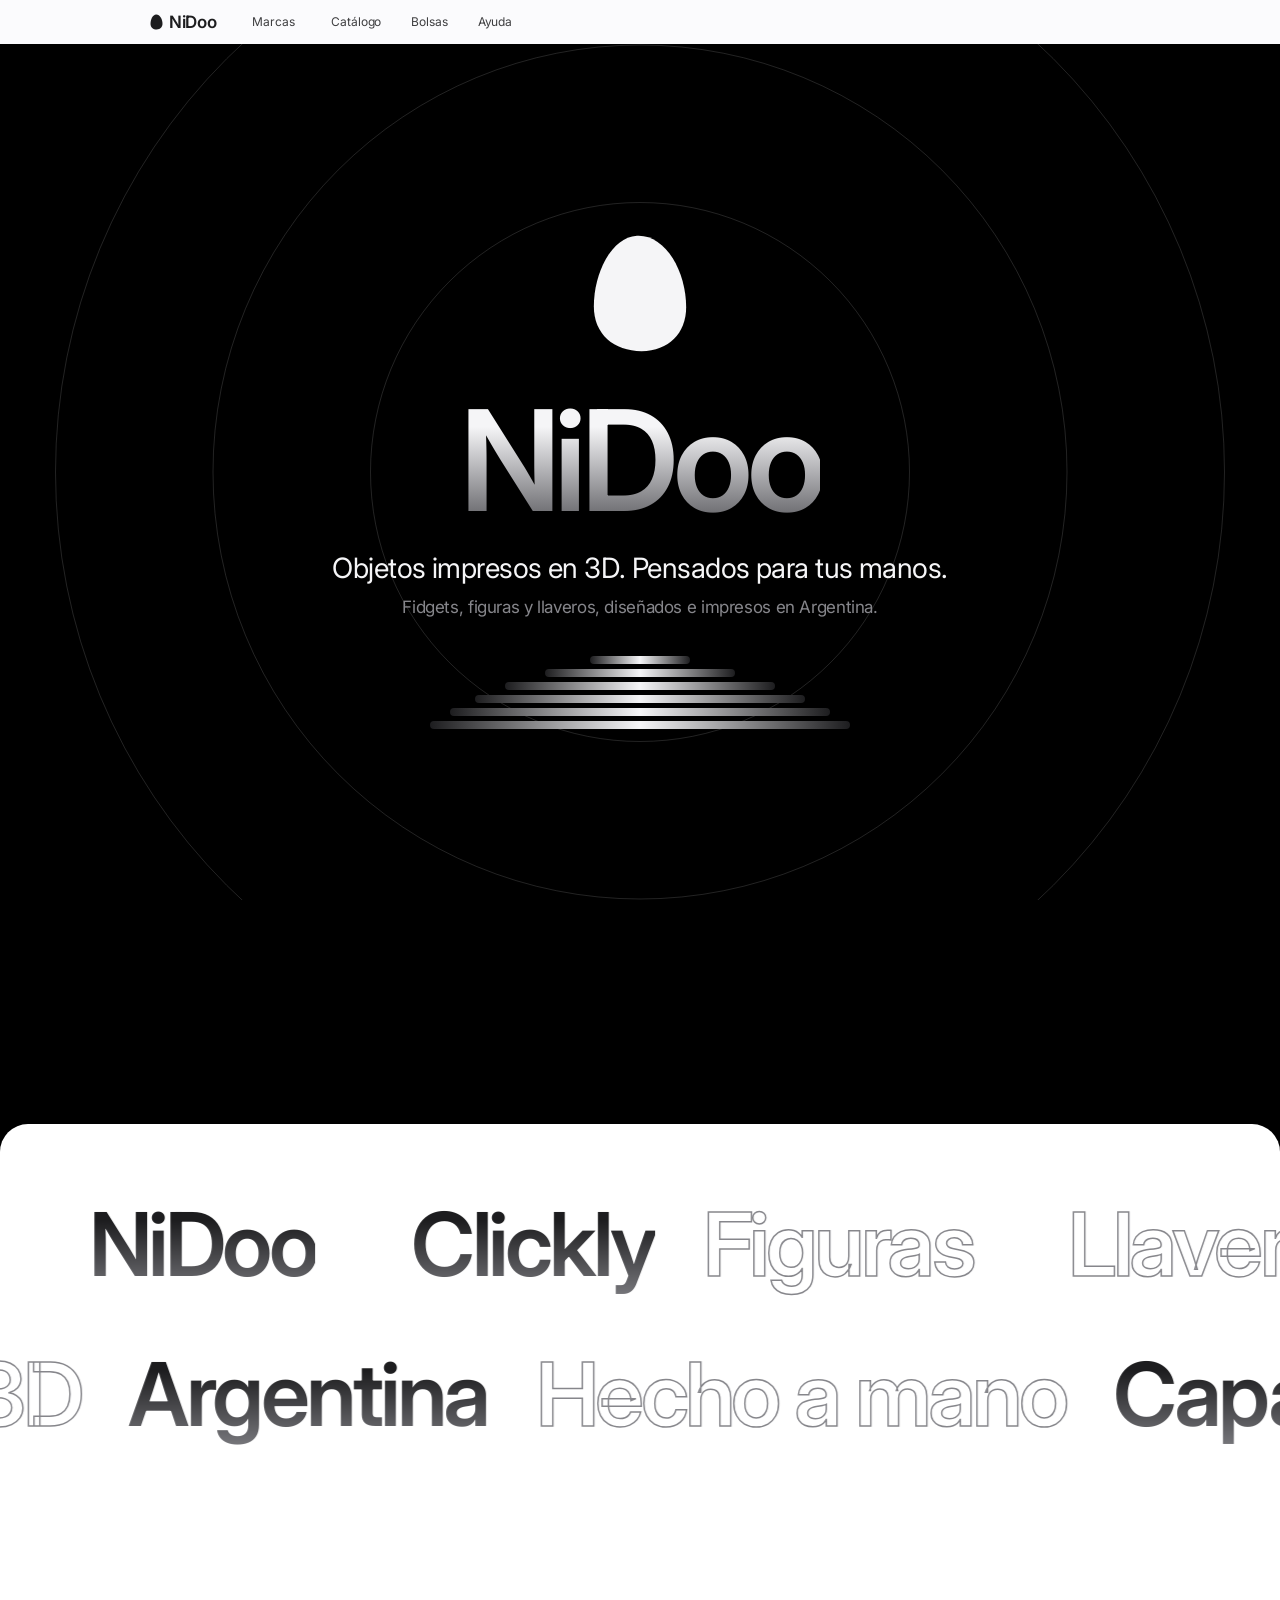
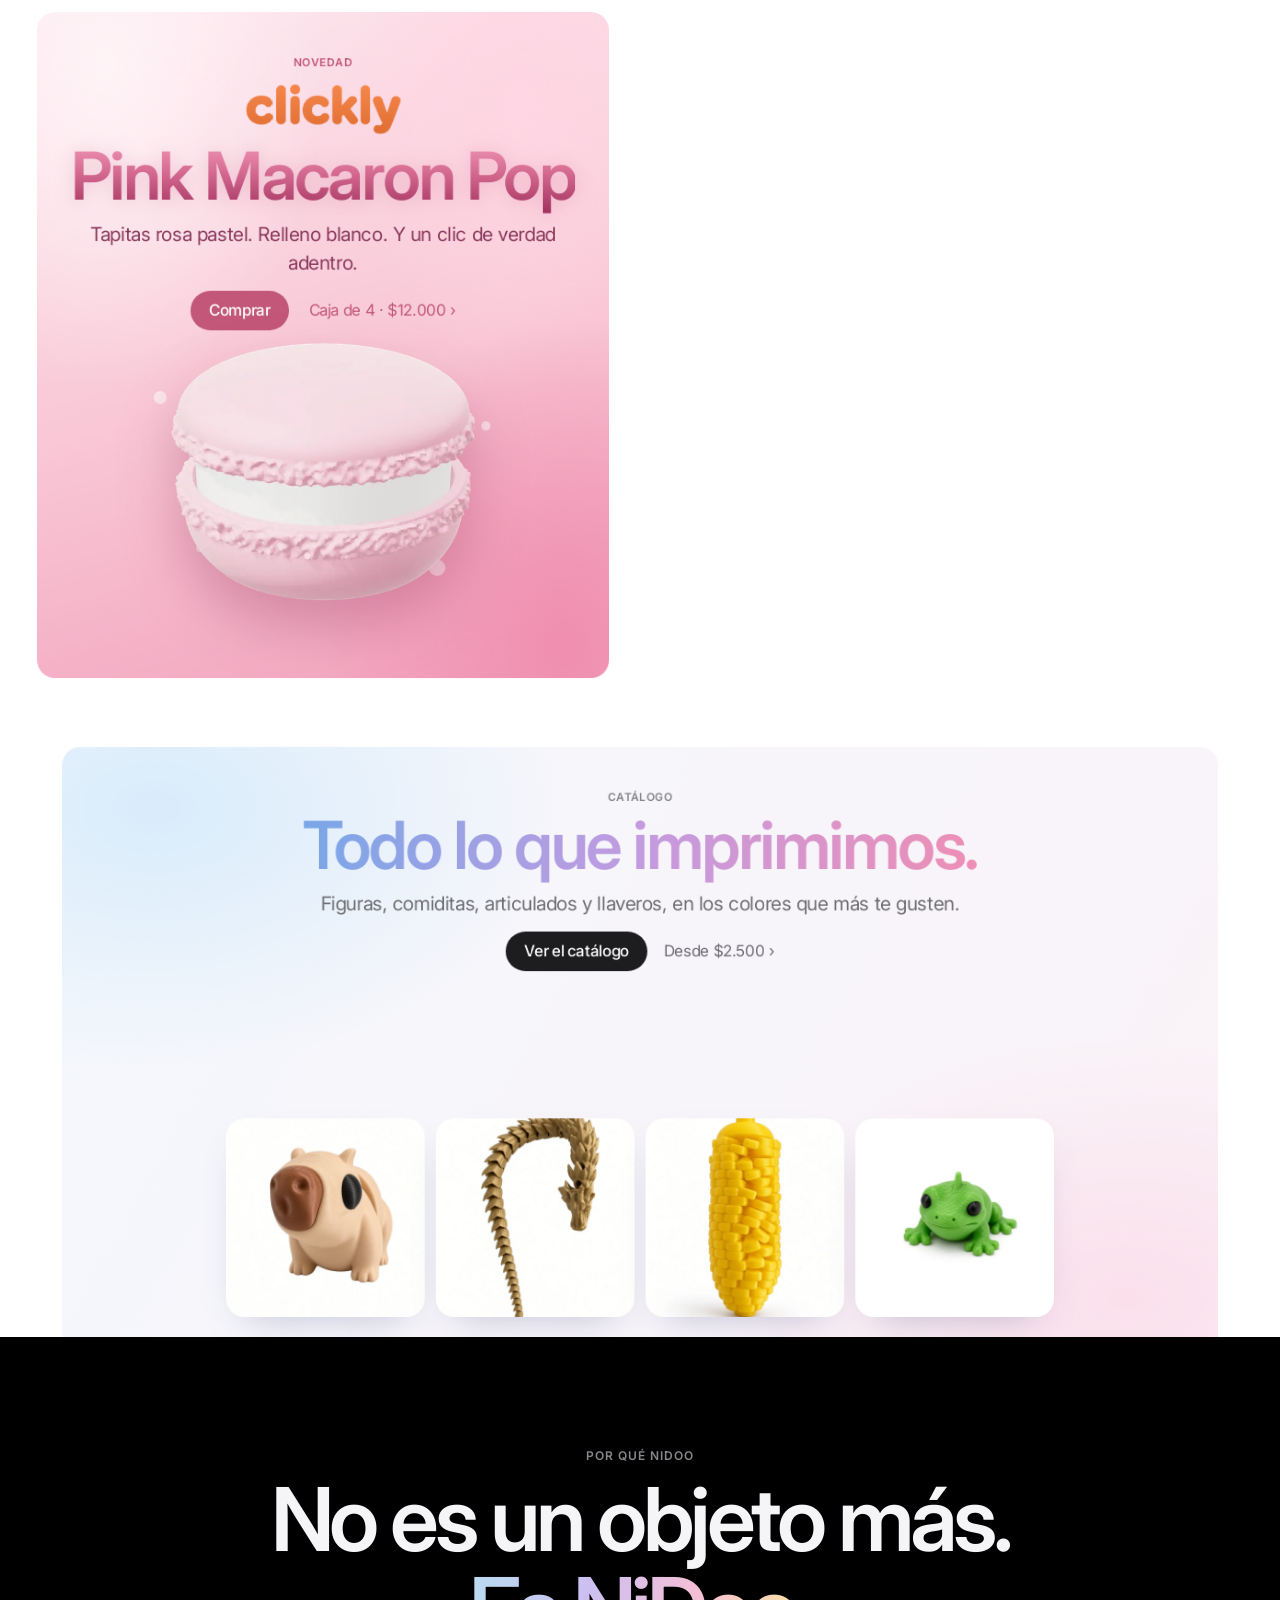
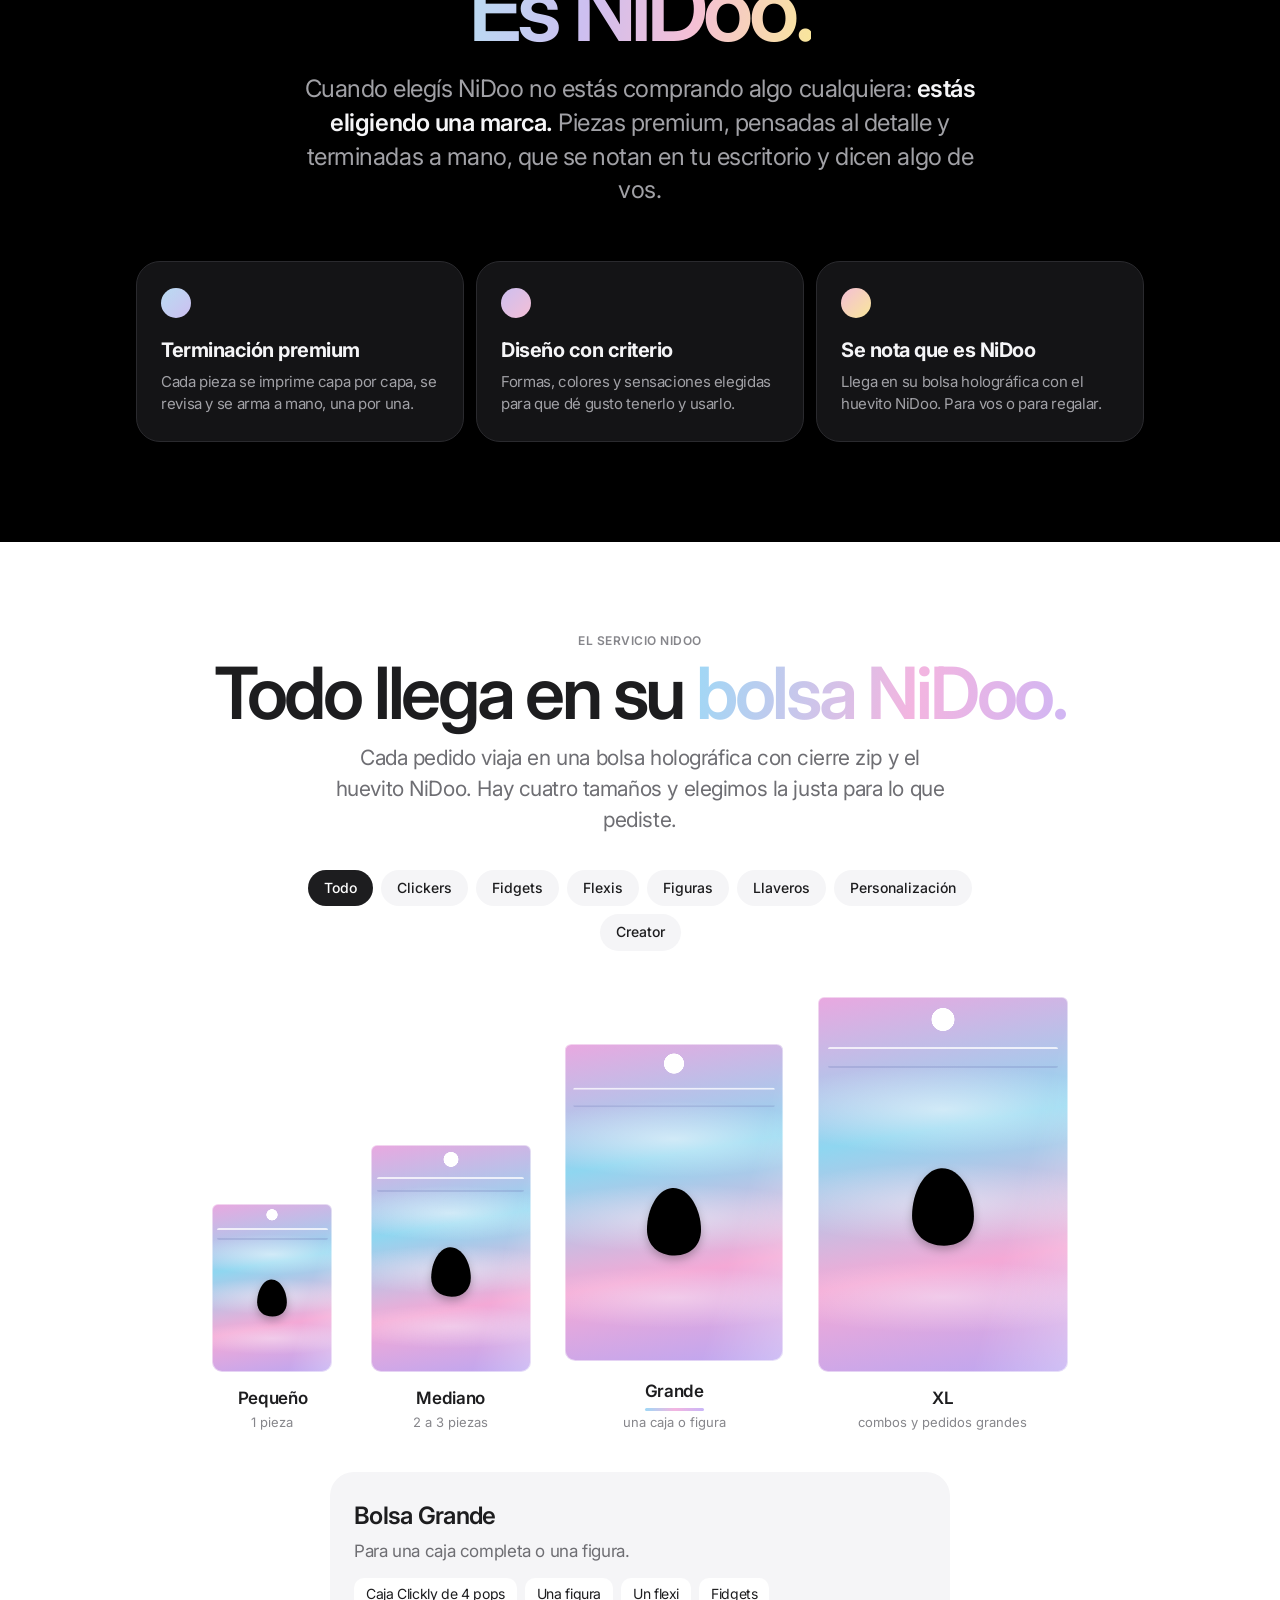
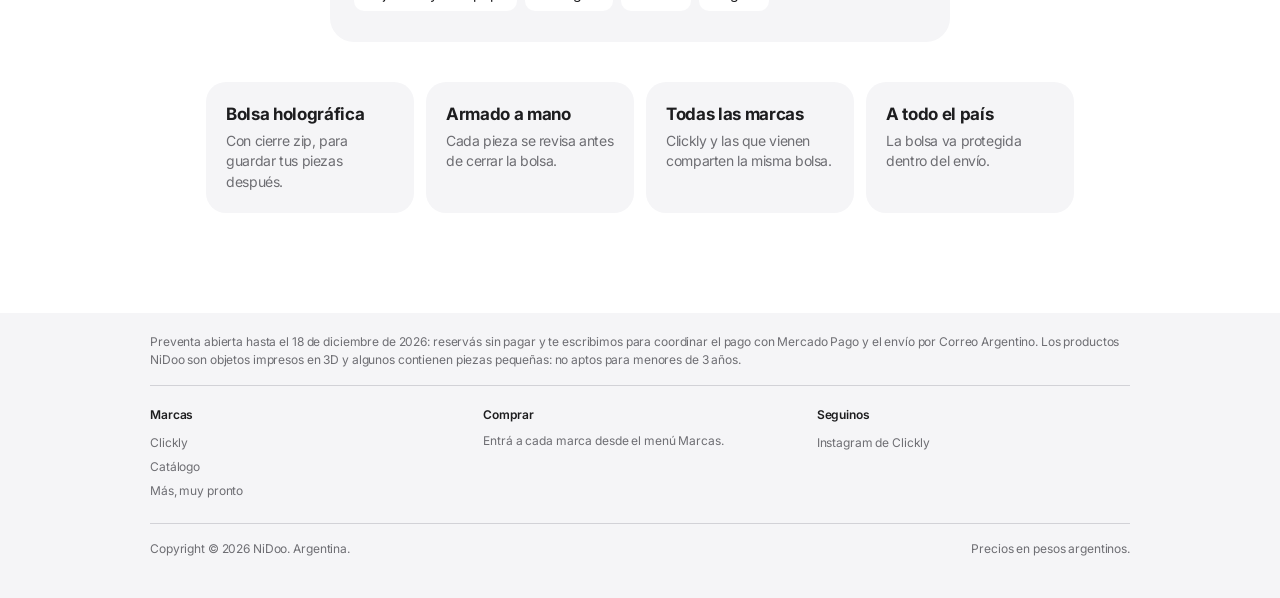
<file: index.html>
<!doctype html>
<html lang="es-AR">
<head>
<meta charset="utf-8">
<meta name="viewport" content="width=device-width,initial-scale=1,viewport-fit=cover">
<link rel="icon" href="/favicon.svg" type="image/svg+xml">
<link rel="icon" href="/favicon.ico" sizes="32x32">
<link rel="apple-touch-icon" href="/apple-touch-icon.png">
<title>NiDoo</title>
<meta name="claude:viewport-fit-sides" content="cover">
<meta name="description" content="NiDoo: fidgets, figuras y llaveros impresos en 3D en Argentina. Conocé Clickly y sus pops.">
<link rel="preconnect" href="https://fonts.googleapis.com">
<link rel="preconnect" href="https://fonts.gstatic.com" crossorigin>
<link rel="stylesheet" href="https://fonts.googleapis.com/css2?family=Inter:wght@400;500;600;700&display=swap">
<style>
/* Layout: apple.com home. Translucent global nav, full-width promo units stacked (one product each), then a two-column grid of smaller promos, then footer. */
:root{
  --bg:#ffffff; --bg2:#f5f5f7; --fg:#1d1d1f; --fg2:#6e6e73; --fg3:#86868b; --line:#d2d2d7;
  --cta:#0071e3; --ctafg:#ffffff; --link:#0066cc; --nav:rgba(251,251,253,.8); --navfg:#1d1d1f; --sheet:#ffffff;
  --dark:#000000; --darkfg:#f5f5f7; --darkfg2:#86868b; --darklink:#2997ff;
  --sf:-apple-system,BlinkMacSystemFont,"SF Pro Display","SF Pro Text","Helvetica Neue",Inter,"Segoe UI",Roboto,Arial,sans-serif;
  --ease:cubic-bezier(.2,.8,.2,1);
}
@media (prefers-color-scheme:dark){:root:not([data-theme="light"]){--bg:#000000;--bg2:#161617;--fg:#f5f5f7;--fg2:#a1a1a6;--fg3:#86868b;--line:#424245;--link:#2997ff;--nav:rgba(22,22,23,.8);--navfg:#f5f5f7;--sheet:#1d1d1f;--dark:#101012;color-scheme:dark}}
:root[data-theme="dark"]{--bg:#000000;--bg2:#161617;--fg:#f5f5f7;--fg2:#a1a1a6;--fg3:#86868b;--line:#424245;--link:#2997ff;--nav:rgba(22,22,23,.8);--navfg:#f5f5f7;--sheet:#1d1d1f;--dark:#101012;color-scheme:dark}
*{box-sizing:border-box}
body{background:var(--bg);color:var(--fg);font-family:var(--sf);font-size:17px;line-height:1.47;letter-spacing:-.022em;-webkit-font-smoothing:antialiased}
body::before{content:"";position:fixed;inset:0 0 auto;height:env(safe-area-inset-top,0px);z-index:60;background:var(--nav)}
a{color:var(--link);text-decoration:none}
button{font:inherit;color:inherit;background:none;border:0;cursor:pointer}
:focus-visible{outline:2px solid var(--link);outline-offset:2px;border-radius:6px}
h1,h2,h3,p{margin:0}h2,h3{text-wrap:balance}
.wrap{max-width:1024px;margin:0 auto;padding-left:max(22px,env(safe-area-inset-left,0px));padding-right:max(22px,env(safe-area-inset-right,0px))}

/* nav */
.gn{position:sticky;top:env(safe-area-inset-top,0px);z-index:50;background:var(--nav);backdrop-filter:saturate(180%) blur(20px);-webkit-backdrop-filter:saturate(180%) blur(20px)}
.gn .wrap{height:44px;display:flex;align-items:center;gap:30px;font-size:12px;letter-spacing:-.01em}
.gn a,.gn button{color:var(--navfg);opacity:.85;transition:opacity .2s}
.gn a:hover,.gn button:hover{opacity:1}
.logo{display:flex;align-items:center;gap:6px;font-weight:600;font-size:17px!important;letter-spacing:-.02em;opacity:1!important}
.logo svg{width:13px;height:16px}
.sp{flex:1}
.marcas{position:relative}
.menu{position:absolute;left:-20px;top:32px;min-width:180px;background:var(--sheet);border-radius:14px;padding:10px;box-shadow:0 12px 40px rgba(0,0,0,.18);transform-origin:20px 0;transform:scale(.96);opacity:0;visibility:hidden;transition:transform .25s var(--ease),opacity .2s,visibility 0s .25s}
.marcas.open .menu{transform:none;opacity:1;visibility:visible;transition:transform .25s var(--ease),opacity .2s}
.menu .mh{font-size:12px;color:var(--fg3);padding:6px 10px}
.menu a,.menu span{display:block;padding:8px 10px;border-radius:8px;font-size:14px;font-weight:500;color:var(--fg)!important;opacity:1!important}
.menu a:hover{background:var(--bg2)}
.menu span{color:var(--fg3)!important;font-size:12px}

/* ---------- escenas ---------- */
.b{display:inline-flex;align-items:center;min-height:36px;padding:0 20px;border-radius:980px;font-size:17px;letter-spacing:-.02em;background:var(--cta);color:#fff;border:1px solid var(--cta);transition:transform .12s ease-out,background .2s}
.b:hover{background:#0077ed}.b.o{background:transparent;color:#2997ff;border-color:#2997ff}.b.o:hover{background:#2997ff;color:#fff}
.b:active,.b.press{transform:scale(.97)}
.ctas{display:flex;gap:14px;justify-content:center;flex-wrap:wrap;margin-top:20px}
.eyebrow{font-size:14px;font-weight:600;letter-spacing:-.01em}

/* 1 · NiDoo: hero fijo que queda debajo mientras la escena siguiente lo tapa */
.hero{position:relative;height:150vh;background:#000}
.hero .st{position:sticky;top:44px;height:calc(100vh - 44px);display:flex;flex-direction:column;align-items:center;justify-content:center;text-align:center;color:#f5f5f7;overflow:hidden;will-change:transform}
.hero .egg{width:clamp(70px,9vw,100px);aspect-ratio:26/32;color:#f5f5f7;animation:drop 1.1s cubic-bezier(.3,1.4,.5,1) both}
.hero .egg svg{width:100%;height:100%}
@keyframes drop{0%{transform:translateY(-60vh) rotate(-30deg)}60%{transform:translateY(0) scale(1.08,.9)}80%{transform:scale(.97,1.03)}100%{transform:none}}
.hero h1{font-size:clamp(64px,12vw,140px);font-weight:600;letter-spacing:-.045em;line-height:1;margin-top:18px}
.hero h1 span{display:inline-block;animation:up .9s var(--ease) both}
@keyframes up{from{transform:translateY(40%);filter:blur(8px)}to{transform:none;filter:none}}
.hero .sub{font-size:clamp(20px,2.6vw,28px);letter-spacing:-.02em;margin-top:10px;animation:up 1s .35s var(--ease) both}
.hero .sub2{color:#86868b;margin-top:6px;animation:up 1s .5s var(--ease) both}
.hero .ctas{animation:up 1s .65s var(--ease) both}
.hero .ring{position:absolute;left:50%;top:50%;border:1px solid rgba(245,245,247,.14);border-radius:50%;translate:-50% -50%;pointer-events:none}
.plate{display:flex;flex-direction:column-reverse;align-items:center;gap:5px;margin-top:36px}
.plate i{display:block;height:8px;border-radius:4px;background:linear-gradient(90deg,#1d1d1f,#f5f5f7 50%,#1d1d1f);animation:lay .5s var(--ease) both}
@keyframes lay{from{transform:scaleX(0)}to{transform:none}}
.hero .shade{position:absolute;inset:0;background:#000;opacity:0;pointer-events:none}

/* 3 · cinta de marcas */
.strip{position:relative;z-index:3;background:var(--bg);overflow:hidden;padding-block:56px 40px;margin-top:-30vh;border-radius:28px 28px 0 0;box-shadow:0 -30px 60px rgba(0,0,0,.35)}
.strip .row{display:flex;gap:48px;white-space:nowrap;font-size:clamp(40px,7vw,88px);font-weight:600;letter-spacing:-.04em;will-change:transform}
.strip .row span{color:var(--fg)}.strip .row{padding-bottom:.08em}.strip .row span.dim{color:transparent;-webkit-text-stroke:1.5px var(--fg3)}
.strip .row.r2{margin-top:8px}
.strip .row .egg{display:inline-block;width:.5em;aspect-ratio:26/32;vertical-align:baseline;color:var(--fg)}
.strip .row .egg svg{width:100%;height:100%}

/* 4 · grilla con aparición y tilt */
.grid{position:relative;z-index:3;background:var(--bg);display:grid;grid-template-columns:repeat(2,minmax(0,1fr));gap:12px;padding:12px}
@media (max-width:734px){.grid{grid-template-columns:1fr}}
.tile{position:relative;overflow:hidden;text-align:center;background:var(--bg2);color:var(--fg);padding:46px 24px;min-height:clamp(400px,42vw,520px);display:flex;flex-direction:column;align-items:center;border-radius:20px;transform-style:preserve-3d;will-change:transform;transition:box-shadow .3s}
.tile:hover{box-shadow:0 30px 60px -20px rgba(0,0,0,.25)}
.tile.dark{background:#000;color:#f5f5f7}
.tile h3{font-size:clamp(32px,4vw,44px);line-height:1.08;letter-spacing:-.035em;font-weight:600;margin-top:4px}
.tile .sub{font-size:clamp(17px,2vw,21px);letter-spacing:-.02em;margin-top:6px;color:var(--fg2)}
.tile.dark .sub{color:#a1a1a6}
.tile .eyebrow{font-size:12px;text-transform:uppercase;letter-spacing:.04em;color:var(--fg3)}
.tile .eggs{position:relative;flex:1;width:100%;min-height:180px}
.tile .eggs svg{position:absolute;left:50%;bottom:10%;width:80px;height:100px;translate:-50% 0;color:var(--fg);opacity:.14;animation:bob 3.2s ease-in-out infinite}
.tile.dark .eggs svg{color:#f5f5f7;opacity:.2}
.tile .eggs svg:nth-child(2){left:30%;width:46px;height:58px;animation-delay:-.8s;opacity:.08}
.tile .eggs svg:nth-child(3){left:70%;width:56px;height:70px;animation-delay:-1.6s;opacity:.1}
@keyframes bob{0%,100%{transform:translateY(0) rotate(-3deg)}50%{transform:translateY(-14px) rotate(3deg)}}
.tile .big{margin-top:auto;font-size:clamp(90px,12vw,150px);font-weight:700;letter-spacing:-.05em;line-height:1;background:linear-gradient(180deg,#f5f5f7,#4a4a4f);-webkit-background-clip:text;background-clip:text;color:transparent}
.tile .big small{display:block;font-size:17px;letter-spacing:-.01em;-webkit-text-fill-color:#86868b;font-weight:400;margin-top:8px}
.tile .tag{display:inline-block;margin-top:auto;font-size:12px;font-weight:600;padding:5px 12px;border-radius:980px;background:var(--fg);color:var(--bg)}
.tile .steps{margin-top:auto;display:flex;gap:10px;justify-content:center;flex-wrap:wrap}
.tile .steps span{font-size:14px;padding:8px 14px;border-radius:12px;background:var(--bg);color:var(--fg);animation:float 4s ease-in-out infinite}
.tile .steps span:nth-child(2){animation-delay:-1.3s}.tile .steps span:nth-child(3){animation-delay:-2.6s}
@keyframes float{0%,100%{transform:translateY(0)}50%{transform:translateY(-8px)}}
.foot{position:relative;z-index:3}

@media (prefers-reduced-motion:reduce){
  .hero{height:auto}.hero .st{position:relative;top:0;height:auto;padding-block:80px}
  
  *{animation:none!important}
}
/* degradado de los títulos importantes */
.g-d,.g-l,.g-b{-webkit-background-clip:text;background-clip:text;-webkit-text-fill-color:transparent;color:transparent;padding-bottom:.06em}
.g-d{background-image:linear-gradient(180deg,#f5f5f7 25%,#4a4a4f 100%)}
.g-b{background-image:linear-gradient(180deg,#ffffff 30%,#6f8fd6 100%)}
.g-l{background-image:linear-gradient(180deg,#1d1d1f 30%,#8e8e93 100%)}
@media (prefers-color-scheme:dark){:root:not([data-theme="light"]) .strip .g-l,:root:not([data-theme="light"]) .tile:not(.dark) .g-l{background-image:linear-gradient(180deg,#f5f5f7 25%,#4a4a4f 100%)}}
:root[data-theme="dark"] .strip .g-l,:root[data-theme="dark"] .tile:not(.dark) .g-l{background-image:linear-gradient(180deg,#f5f5f7 25%,#4a4a4f 100%)}
/* footer */
footer{background:var(--bg2);color:var(--fg2);font-size:12px;padding-block:20px 40px;letter-spacing:-.01em}
footer .note{padding-bottom:16px;border-bottom:1px solid var(--line);line-height:1.5}
footer .cols{display:grid;grid-template-columns:repeat(auto-fit,minmax(min(100%,160px),1fr));gap:20px;padding-block:20px;border-bottom:1px solid var(--line)}
footer h4{margin:0 0 8px;font-size:12px;color:var(--fg);font-weight:600}
footer a{color:var(--fg2);display:block;line-height:2}
footer a:hover{text-decoration:underline}
footer .legal{margin-top:16px;display:flex;justify-content:space-between;gap:12px;flex-wrap:wrap}
@media (prefers-reduced-motion:reduce){*{transition:none!important}.art img,.art2 img{transform:none!important}}
@media (prefers-reduced-transparency:reduce){.gn{background:var(--bg);backdrop-filter:none}}
.tile.nov{grid-column:1/-1;min-height:clamp(560px,58vw,720px);color:#5a2440;text-decoration:none;background:radial-gradient(55% 70% at 12% 8%,#fff4f7 0%,transparent 70%),radial-gradient(60% 70% at 92% 95%,#f08fb0 0%,transparent 70%),radial-gradient(45% 55% at 85% 15%,#ffd6e3 0%,transparent 70%),linear-gradient(165deg,#fde8ef 0%,#f9c6d5 55%,#f2a3bd 100%)}
.tile.nov .eyebrow{color:#c2577a;font-weight:600}
.tile.nov .clogo{width:clamp(120px,14vw,170px);aspect-ratio:480/156;margin:14px auto 2px;background:linear-gradient(180deg,#f6884c,#e06d32);-webkit-mask:var(--clk) center/contain no-repeat;mask:var(--clk) center/contain no-repeat;filter:drop-shadow(0 2px 6px rgba(194,87,122,.35))}
.tile.nov h3{font-size:clamp(40px,6vw,72px);background-image:linear-gradient(180deg,#f29ab8 0%,#d4688f 45%,#9e2f5c 100%);-webkit-background-clip:text;background-clip:text;-webkit-text-fill-color:transparent;color:transparent;filter:drop-shadow(0 2px 10px rgba(194,87,122,.25));padding-bottom:.06em}
.tile.nov .sub{color:#8a3a5c}
.tile.nov .cta{display:flex;gap:22px;justify-content:center;align-items:center;margin-top:14px;font-size:17px}
.tile.nov .cta b{background:#c2577a;color:#fff;padding:9px 20px;border-radius:980px;font-weight:500}
.tile.nov .cta span{color:#c2577a}
.tile.nov .mac{position:relative;flex:1;width:100%;min-height:clamp(240px,26vw,340px)}
.tile.nov .mac img{position:absolute;left:50%;bottom:4%;width:clamp(220px,26vw,330px);translate:-50% 0;animation:macf 5s ease-in-out infinite;filter:drop-shadow(0 30px 30px rgba(140,40,80,.3))}
.tile.nov .mac i{position:absolute;border-radius:50%;background:#fff;opacity:.55;animation:bob 4s ease-in-out infinite}
@keyframes macf{0%,100%{transform:translateY(0) rotate(-4deg)}50%{transform:translateY(-22px) rotate(4deg)}}
@media (prefers-reduced-motion:reduce){.tile.nov .mac img,.tile.nov .mac i{animation:none}}

/* figuras y llaveros: foto de producto limpia */
.tile .shot{position:relative;flex:1;width:100%;min-height:240px;margin-top:30px;margin-bottom:6px}
.tile .shot img{position:absolute;left:50%;bottom:0;height:100%;max-height:360px;width:auto;translate:-50% 0;object-fit:contain;transition:transform .6s var(--ease)}
.tile:hover .shot img{transform:translateY(-6px) scale(1.02)}
/* 5 · bolsas NiDoo */
.bags{position:relative;z-index:3;background:var(--bg);padding:90px 0 100px;text-align:center;overflow:hidden}
.bags .eyebrow{font-size:12px;text-transform:uppercase;letter-spacing:.04em;color:var(--fg3)}
.bags h2{font-size:clamp(40px,6vw,72px);font-weight:600;letter-spacing:-.045em;line-height:1.05;margin-top:6px}
.bags h2 .holo{background:linear-gradient(100deg,#9fd8f6,#f3b5e0 30%,#c9b6f7 55%,#8fe3e8 80%,#f6c1dc);background-size:200% 100%;-webkit-background-clip:text;background-clip:text;-webkit-text-fill-color:transparent;color:transparent;animation:holo 6s linear infinite}
.bags .lead{font-size:clamp(17px,2vw,21px);color:var(--fg2);max-width:620px;margin:12px auto 0;letter-spacing:-.02em}
.bchips{display:flex;flex-wrap:wrap;gap:8px;justify-content:center;margin:34px auto 0;max-width:760px;padding:0 16px}
.bchips button{font-size:14px;font-weight:500;padding:8px 16px;border-radius:980px;background:var(--bg2);color:var(--fg);transition:background .2s,color .2s,transform .15s}
.bchips button:active{transform:scale(.96)}
.bchips button[aria-pressed="true"]{background:var(--fg);color:var(--bg)}
.brow{display:flex;align-items:flex-end;justify-content:center;gap:clamp(10px,3vw,40px);margin:46px auto 0;padding:0 16px;max-width:1000px}
.bag{--w:150px;--h:200px;position:relative;display:flex;flex-direction:column;align-items:center;gap:14px;cursor:pointer;transition:opacity .35s,filter .35s,transform .35s var(--ease);background:none;border:0;padding:0;color:var(--fg)}
.bag .sh{position:relative;width:var(--w);height:var(--h);border-radius:6px 6px 10px 10px;
 background:
  radial-gradient(120% 20% at 50% 30%,rgba(255,255,255,.55),transparent 60%),
  radial-gradient(120% 18% at 50% 55%,rgba(255,255,255,.45),transparent 60%),
  radial-gradient(120% 16% at 50% 80%,rgba(255,255,255,.4),transparent 60%),
  linear-gradient(170deg,#e9a8e0 0%,#8fd6f0 14%,#f4a9d6 27%,#b8a6f2 39%,#6fd3e3 52%,#f0b3e2 64%,#9dc4f7 77%,#f7a8cf 90%,#8ee3ea 100%);
 background-size:100% 100%,100% 100%,100% 100%,260% 260%;
 animation:holo2 7s ease-in-out infinite;
 -webkit-mask:radial-gradient(circle at 50% calc(var(--w)*.09),transparent calc(var(--w)*.045),#000 calc(var(--w)*.045 + .5px));mask:radial-gradient(circle at 50% calc(var(--w)*.09),transparent calc(var(--w)*.045),#000 calc(var(--w)*.045 + .5px));
 box-shadow:inset 0 0 0 1px rgba(255,255,255,.5);filter:drop-shadow(0 18px 22px rgba(120,90,160,.22))}
.bag .sh::before{content:"";position:absolute;left:4%;right:4%;top:calc(var(--w)*.2);height:calc(var(--w)*.07);border-top:2px solid rgba(255,255,255,.75);border-bottom:2px solid rgba(110,120,180,.25);border-radius:2px}
.bag .sh::after{content:"";position:absolute;inset:0;border-radius:inherit;background:linear-gradient(105deg,transparent 35%,rgba(255,255,255,.65) 48%,transparent 60%);background-size:250% 100%;animation:sheen 4.5s ease-in-out infinite;mix-blend-mode:soft-light}
.bag .sh svg{position:absolute;left:50%;top:56%;width:calc(var(--w)*.27);height:calc(var(--w)*.33);translate:-50% -50%;color:#000;filter:drop-shadow(0 4px 4px rgba(0,0,0,.25))}
.bag b{font-size:17px;font-weight:600;letter-spacing:-.02em}
.bag small{font-size:13px;color:var(--fg3);margin-top:-12px}
.bag.s{--w:clamp(44px,13vw,120px);--h:calc(var(--w)*1.4)}
.bag.m{--w:clamp(58px,17vw,160px);--h:calc(var(--w)*1.42)}
.bag.l{--w:clamp(76px,22vw,210px);--h:calc(var(--w)*1.45)}
.bag.xl{--w:clamp(92px,26vw,250px);--h:calc(var(--w)*1.5)}
.bag:hover .sh{transform:translateY(-6px) rotate(-1.5deg)}.bag .sh{transition:transform .35s var(--ease)}
.bag.off{opacity:.25;filter:grayscale(.7)}
.bag.sel .sh{transform:translateY(-10px) scale(1.04)}
.bag.sel b::after{content:"";display:block;height:3px;border-radius:2px;margin-top:4px;background:linear-gradient(90deg,#9fd8f6,#f3b5e0,#c9b6f7)}
.binfo{max-width:620px;margin:40px auto 0;padding:26px 24px;border-radius:24px;background:var(--bg2);text-align:left;min-height:170px}
.binfo h3{font-size:24px;font-weight:600;letter-spacing:-.03em}
.binfo p{color:var(--fg2);margin-top:6px}
.binfo ul{list-style:none;margin:14px 0 0;padding:0;display:flex;flex-wrap:wrap;gap:8px}
.binfo li{font-size:14px;padding:6px 12px;border-radius:10px;background:var(--bg);color:var(--fg)}
.bincl{display:grid;grid-template-columns:repeat(auto-fit,minmax(min(100%,180px),1fr));gap:12px;max-width:900px;margin:40px auto 0;padding:0 16px;text-align:left}
.bincl div{padding:20px;border-radius:20px;background:var(--bg2)}
.bincl b{display:block;font-size:17px;letter-spacing:-.02em}
.bincl span{display:block;font-size:14px;color:var(--fg2);margin-top:4px}
@keyframes holo{to{background-position:200% 0}}
@keyframes holo2{0%,100%{background-position:0 0,0 0,0 0,0% 50%}50%{background-position:0 0,0 0,0 0,100% 50%}}
@keyframes sheen{0%{background-position:150% 0}60%,100%{background-position:-60% 0}}
@media (max-width:600px){.brow{gap:8px;padding:0 10px}.bag b{font-size:13px}.bag small{display:none}}
@media (prefers-reduced-motion:reduce){.bag .sh,.bag .sh::after,.bags h2 .holo{animation:none}}

/* premium: NiDoo es una marca */
.prem{position:relative;z-index:3;background:#000;color:#f5f5f7;text-align:center;padding:110px 0 100px;overflow:hidden}
.prem .wrap{max-width:1040px;margin:0 auto;padding-left:max(16px,env(safe-area-inset-left,0px));padding-right:max(16px,env(safe-area-inset-right,0px))}
.prem .pe{font-size:12px;text-transform:uppercase;letter-spacing:.08em;color:#86868b;font-weight:600}
.prem h2{font-size:clamp(42px,7vw,88px);font-weight:600;letter-spacing:-.05em;line-height:1.02;margin:10px 0 0;text-wrap:balance}
.prem h2 span{background:linear-gradient(100deg,#b9dcf2,#cdbff0 35%,#f4bfd6 65%,#f9e79a);-webkit-background-clip:text;background-clip:text;-webkit-text-fill-color:transparent;color:transparent}
.prem .pl{font-size:clamp(18px,2.2vw,24px);color:#a1a1a6;max-width:680px;margin:18px auto 0;letter-spacing:-.02em;line-height:1.4}
.prem .pl b{color:#f5f5f7;font-weight:600}
.prem .pg{display:grid;grid-template-columns:repeat(3,minmax(0,1fr));gap:12px;margin-top:54px;text-align:left}
@media (max-width:734px){.prem .pg{grid-template-columns:1fr}.prem{padding:80px 0 70px}}
.prem .pc{background:#141416;border:1px solid #2a2a2e;border-radius:24px;padding:26px 24px}
.prem .pc b{display:block;font-size:20px;letter-spacing:-.025em;color:#f5f5f7}
.prem .pc span{display:block;font-size:15px;color:#a1a1a6;margin-top:6px;line-height:1.45}
.prem .pc i{display:block;width:30px;height:30px;border-radius:50%;margin-bottom:18px}

/* Publicidades de las marcas: Clickly, Catálogo grande */
.grid .tile.nov{grid-column:auto;min-height:clamp(480px,50vw,640px)}
.tile.ad{text-decoration:none;min-height:clamp(480px,50vw,640px)}
.tile.ad:hover{text-decoration:none}
.tile.ad .eyebrow{font-weight:600}
.tile.ad h3{font-size:clamp(36px,5vw,60px)}
.tile.ad .cta{display:flex;gap:18px;justify-content:center;align-items:center;flex-wrap:wrap;margin-top:14px;font-size:17px;position:relative;z-index:2}
.tile.ad .cta b{padding:9px 20px;border-radius:980px;font-weight:500}
.tile.ad .art{position:relative;flex:1;width:100%;min-height:clamp(220px,24vw,320px)}
.tile.ad .art img{position:absolute;left:50%;bottom:2%;translate:-50% 0;width:clamp(200px,24vw,300px)}
.tile.fid{color:#1f3b57;background:radial-gradient(60% 70% at 90% 90%,#f4bfd6 0%,transparent 70%),radial-gradient(55% 60% at 10% 10%,#ffffff 0%,transparent 70%),linear-gradient(165deg,#e6f3fd 0%,#cfe6f8 55%,#e7dcf8 100%)}
.tile.fid .eyebrow,.tile.fid .cta span{color:#3d7ab3}.tile.fid .sub{color:#46637f}.tile.fid .cta b{background:#3d7ab3;color:#fff}
.tile.fid .art .a1{width:clamp(180px,20vw,260px);left:42%;animation:macf 5s ease-in-out infinite;filter:drop-shadow(0 26px 26px rgba(60,90,140,.28))}
.tile.fid .art .a2{width:clamp(100px,11vw,150px);left:76%;bottom:10%;animation:macf 6s -2s ease-in-out infinite;filter:drop-shadow(0 20px 20px rgba(60,90,140,.25))}
.tile.spb{background:radial-gradient(70% 60% at 50% 75%,#3a3a3e 0%,#141416 70%);color:#f5f5f7}
.tile.spb .eyebrow{color:#a1a1a6}.tile.spb .sub{color:#a1a1a6}.tile.spb .cta b{background:#f5f5f7;color:#000}.tile.spb .cta span{color:#d6d6db}
.tile.spb h3{background:linear-gradient(180deg,#ffffff,#8e8e94);-webkit-background-clip:text;background-clip:text;color:transparent}
.tile.pnt{background:radial-gradient(70% 60% at 50% 70%,#ffffff 0%,#ececef 75%);color:#1d1d1f}
.tile.pnt h3{font-weight:800;letter-spacing:-.05em}.tile.pnt .cta b{background:#1d1d1f;color:#fff}.tile.pnt .cta span{color:#1d1d1f}
.tile.ad .art img.blend{-webkit-mask-image:radial-gradient(circle at 50% 50%,#000 52%,transparent 71%);mask-image:radial-gradient(circle at 50% 50%,#000 52%,transparent 71%);width:clamp(240px,28vw,360px);bottom:-4%}
.tile.cat{grid-column:1/-1;min-height:clamp(520px,52vw,680px);background:radial-gradient(50% 60% at 8% 10%,#d9ecfb 0%,transparent 70%),radial-gradient(50% 60% at 92% 90%,#fbe0ec 0%,transparent 70%),linear-gradient(120deg,#f4f8fd,#fbf3f8);color:#1d1d1f}
.tile.cat h3{font-size:clamp(40px,6vw,72px);background:linear-gradient(90deg,#7aa7e8,#c39be0 50%,#ee8fb6);-webkit-background-clip:text;background-clip:text;color:transparent;padding-bottom:.06em}
.tile.cat .cta b{background:#1d1d1f;color:#fff}.tile.cat .cta span{color:#6b6b72}
.tile.cat .row4{margin-top:auto;padding-top:30px;display:grid;grid-template-columns:repeat(4,minmax(0,1fr));gap:12px;width:100%;max-width:900px}
.tile.cat .row4 img{width:100%;aspect-ratio:1;object-fit:cover;border-radius:20px;background:#fff;box-shadow:0 18px 40px -22px rgba(60,70,120,.35)}
@media (max-width:734px){
  .grid{grid-template-columns:repeat(2,minmax(0,1fr))!important;gap:8px;padding:8px}
  .grid .tile.nov,.tile.ad{min-height:380px;padding:26px 12px 14px;border-radius:18px}
  .grid .tile.nov h3,.tile.ad h3{font-size:26px}
  .grid .tile.nov .clogo{width:90px}
  .grid .tile .sub{font-size:14px}
  .grid .tile .eyebrow{font-size:10px}
  .grid .tile.nov .cta,.tile.ad .cta{flex-direction:column;gap:6px;font-size:13px;margin-top:10px}
  .grid .tile.nov .cta b,.tile.ad .cta b{padding:7px 14px}
  .grid .tile.nov .mac{min-height:140px}.grid .tile.nov .mac img{width:130px}
  .tile.ad .art{min-height:140px}.tile.ad .art img.blend{width:160px}
  .tile.fid .art .a1{width:120px}.tile.fid .art .a2{width:64px}
  .tile.cat{min-height:0;padding:30px 16px 18px}.tile.cat h3{font-size:32px}
  .tile.cat .row4{gap:6px;padding-top:20px}.tile.cat .row4 img{border-radius:12px}
}
</style>

<style>html{color-scheme:light dark}body{margin:0}img{max-width:100%}[hidden]{display:none!important}</style>
</head>
<body>
<svg width="0" height="0" style="position:absolute" aria-hidden="true"><defs>
<symbol id="egg" viewBox="0 0 26 32"><path fill="currentColor" d="M12.2 1C5.6 1.4 1 10.6 1 19.4 1 26.6 6.2 31 13.4 31 20.5 31 25 26.3 25 19.6 25 10.1 19.5.6 12.2 1Z"/></symbol>
</defs></svg>

<nav class="gn" aria-label="NiDoo">
  <div class="wrap">
    <a class="logo" href="./" aria-label="NiDoo, inicio"><svg aria-hidden="true"><use href="#egg"/></svg>NiDoo</a>
    <div class="marcas" id="marcas">
      <button id="marcasBtn" aria-expanded="false" aria-haspopup="true">Marcas</button>
      <div class="menu" role="menu">
                <a href="clickly/" role="menuitem">Clickly</a>
        <span>Más marcas, muy pronto</span>
      </div>
    </div>
    
    <a href="catalogo/">Catálogo</a>
    <a href="#bolsas">Bolsas</a>
    <a href="#ayuda">Ayuda</a>
    <span class="sp"></span>
  </div>
</nav>

<main>
  <!-- 1 · NiDoo -->
  <section class="hero" id="hero">
    <div class="st" id="heroSt">
      <div class="ring" style="width:60vmin;height:60vmin"></div><div class="ring" style="width:95vmin;height:95vmin"></div><div class="ring" style="width:130vmin;height:130vmin"></div>
      <div class="egg" aria-hidden="true"><svg><use href="#egg"/></svg></div>
      <h1><span class="g-d">NiDoo</span></h1>
      <p class="sub">Objetos impresos en 3D. Pensados para tus manos.</p>
      <p class="sub2">Fidgets, figuras y llaveros, diseñados e impresos en Argentina.</p>
      
      <div class="plate" aria-hidden="true"><i style="width:min(52vw,420px);animation-delay:.9s"></i><i style="width:min(47vw,380px);animation-delay:1s"></i><i style="width:min(41vw,330px);animation-delay:1.1s"></i><i style="width:min(33vw,270px);animation-delay:1.2s"></i><i style="width:min(24vw,190px);animation-delay:1.3s"></i><i style="width:min(13vw,100px);animation-delay:1.4s"></i></div>
      <div class="shade" id="heroShade"></div>
    </div>
  </section>

  <!-- 3 · cinta -->
  <div class="strip" aria-hidden="true">
    <div class="row" id="r1"><span class="g-l">NiDoo</span><span class="egg"><svg><use href="#egg"/></svg></span><span class="g-l">Clickly</span><span class="dim">Figuras</span><span class="egg"><svg><use href="#egg"/></svg></span><span class="dim">Llaveros</span><span class="g-l">NiDoo</span><span class="egg"><svg><use href="#egg"/></svg></span><span class="g-l">Clickly</span><span class="dim">Figuras</span><span class="dim">Llaveros</span></div>
    <div class="row r2" id="r2"><span class="dim">Impreso en 3D</span><span class="g-l">Argentina</span><span class="dim">Hecho a mano</span><span class="g-l">Capa por capa</span><span class="dim">Impreso en 3D</span><span class="g-l">Argentina</span></div>
  </div>

  <!-- 4 · grilla -->
  <div class="grid" id="grid">
    <a class="tile nov" href="clickly/" data-tilt style="--clk:url([data-uri])" aria-label="Novedad: Pink Macaron Pop de Clickly">
      <div class="eyebrow">Novedad</div><div class="clogo" aria-hidden="true"></div><h3>Pink Macaron Pop</h3><p class="sub">Tapitas rosa pastel. Relleno blanco. Y un clic de verdad adentro.</p>
      <div class="cta"><b>Comprar</b><span>Caja de 4 · $12.000 ›</span></div>
      <div class="mac" aria-hidden="true"><i style="left:18%;top:20%;width:14px;height:14px"></i><i style="left:80%;top:30%;width:10px;height:10px;animation-delay:-1s"></i><i style="left:70%;top:75%;width:18px;height:18px;animation-delay:-2s"></i><i style="left:26%;top:70%;width:8px;height:8px;animation-delay:-3s"></i><img src="[data-uri]" alt=""></div>
    </a>
    <a class="tile ad cat" href="catalogo/" data-tilt aria-label="Catálogo NiDoo">
      <div class="eyebrow">Catálogo</div><h3>Todo lo que imprimimos.</h3><p class="sub">Figuras, comiditas, articulados y llaveros, en los colores que más te gusten.</p>
      <div class="cta"><b>Ver el catálogo</b><span>Desde $2.500 ›</span></div>
      <div class="row4"><img src="catalogo/img/capibara.webp" alt="" loading="lazy"><img src="catalogo/img/dragon.webp" alt="" loading="lazy"><img src="catalogo/img/choclo.webp" alt="" loading="lazy"><img src="catalogo/img/rana.webp" alt="" loading="lazy"></div>
    </a>
  </div>

  <!-- 4b · NiDoo es una marca -->
  <section class="prem" aria-labelledby="premT">
    <div class="wrap">
      <div class="pe">Por qué NiDoo</div>
      <h2 id="premT">No es un objeto más.<br><span>Es NiDoo.</span></h2>
      <p class="pl">Cuando elegís NiDoo no estás comprando algo cualquiera: <b>estás eligiendo una marca.</b> Piezas premium, pensadas al detalle y terminadas a mano, que se notan en tu escritorio y dicen algo de vos.</p>
      <div class="pg">
        <div class="pc"><i style="background:linear-gradient(135deg,#b9dcf2,#cdbff0)"></i><b>Terminación premium</b><span>Cada pieza se imprime capa por capa, se revisa y se arma a mano, una por una.</span></div>
        <div class="pc"><i style="background:linear-gradient(135deg,#cdbff0,#f4bfd6)"></i><b>Diseño con criterio</b><span>Formas, colores y sensaciones elegidas para que dé gusto tenerlo y usarlo.</span></div>
        <div class="pc"><i style="background:linear-gradient(135deg,#f4bfd6,#f9e79a)"></i><b>Se nota que es NiDoo</b><span>Llega en su bolsa holográfica con el huevito NiDoo. Para vos o para regalar.</span></div>
      </div>
    </div>
  </section>

  <!-- 5 · bolsas NiDoo -->
  <section class="bags" id="bolsas" aria-labelledby="bolsasT">
    <div class="eyebrow">El servicio NiDoo</div>
    <h2 id="bolsasT">Todo llega en su <span class="holo">bolsa NiDoo.</span></h2>
    <p class="lead">Cada pedido viaja en una bolsa holográfica con cierre zip y el huevito NiDoo. Hay cuatro tamaños y elegimos la justa para lo que pediste.</p>
    <div class="bchips" role="group" aria-label="¿Qué vas a pedir?">
      <button aria-pressed="true" data-c="all">Todo</button><button aria-pressed="false" data-c="clicker">Clickers</button><button aria-pressed="false" data-c="fidget">Fidgets</button><button aria-pressed="false" data-c="flexi">Flexis</button><button aria-pressed="false" data-c="figura">Figuras</button><button aria-pressed="false" data-c="llavero">Llaveros</button><button aria-pressed="false" data-c="perso">Personalización</button><button aria-pressed="false" data-c="creator">Creator</button>
    </div>
    <div class="brow">
      <button class="bag s" data-b="s" data-c="clicker llavero perso"><span class="sh"><svg><use href="#egg"/></svg></span><b>Pequeño</b><small>1 pieza</small></button>
      <button class="bag m" data-b="m" data-c="clicker fidget flexi llavero perso"><span class="sh"><svg><use href="#egg"/></svg></span><b>Mediano</b><small>2 a 3 piezas</small></button>
      <button class="bag l" data-b="l" data-c="clicker fidget flexi figura perso"><span class="sh"><svg><use href="#egg"/></svg></span><b>Grande</b><small>una caja o figura</small></button>
      <button class="bag xl" data-b="xl" data-c="clicker flexi figura perso creator"><span class="sh"><svg><use href="#egg"/></svg></span><b>XL</b><small>combos y pedidos grandes</small></button>
    </div>
    <div class="binfo" id="binfo" aria-live="polite"></div>
    <div class="bincl">
      <div><b>Bolsa holográfica</b><span>Con cierre zip, para guardar tus piezas después.</span></div>
      <div><b>Armado a mano</b><span>Cada pieza se revisa antes de cerrar la bolsa.</span></div>
      <div><b>Todas las marcas</b><span>Clickly y las que vienen comparten la misma bolsa.</span></div>
      <div><b>A todo el país</b><span>La bolsa va protegida dentro del envío.</span></div>
    </div>
  </section>
</main>


<footer id="ayuda" class="foot">
  <div class="wrap">
    <p class="note">Preventa abierta hasta el 18 de diciembre de 2026: reservás sin pagar y te escribimos para coordinar el pago con Mercado Pago y el envío por Correo Argentino. Los productos NiDoo son objetos impresos en 3D y algunos contienen piezas pequeñas: no aptos para menores de 3 años.</p>
    <div class="cols">
      <div><h4>Marcas</h4><span style="display:block;line-height:2">Clickly</span><a href="catalogo/">Catálogo</a><span style="display:block;line-height:2">Más, muy pronto</span></div>
      <div><h4>Comprar</h4><span style="display:block;line-height:1.6">Entrá a cada marca desde el menú Marcas.</span></div>
      <div><h4>Seguinos</h4><a href="https://www.instagram.com/clickly_oficial/" target="_blank" rel="noopener">Instagram de Clickly</a></div>
    </div>
    <div class="legal"><span>Copyright © 2026 NiDoo. Argentina.</span><span>Precios en pesos argentinos.</span></div>
  </div>
</footer>

<script>
try{history.scrollRestoration='manual'}catch(e){}
(function(){const go=()=>{const h=location.hash.slice(1),el=h&&document.getElementById(h);if(el)el.scrollIntoView();else scrollTo(0,0)};go();addEventListener('DOMContentLoaded',go);addEventListener('load',()=>setTimeout(go,0))})();
</script>
<script>
const IMG={"base": "[data-uri]", "medialuna": "[data-uri]", "alfajor": "[data-uri]", "mate": "[data-uri]", "heart": "[data-uri]", "pancake": "[data-uri]", "macaron": "[data-uri]"};
document.querySelectorAll('img[data-img]').forEach(i=>i.src=IMG[i.dataset.img]);
const $=s=>document.querySelector(s);
const mk=$('#marcas'),mb=$('#marcasBtn');
const close=()=>{mk.classList.remove('open');mb.setAttribute('aria-expanded','false')};
mb.addEventListener('click',e=>{e.stopPropagation();const o=!mk.classList.contains('open');mk.classList.toggle('open',o);mb.setAttribute('aria-expanded',o)});
document.addEventListener('click',e=>{if(!mk.contains(e.target))close()});
document.addEventListener('keydown',e=>{if(e.key==='Escape')close()});
document.addEventListener('pointerdown',e=>{const b=e.target.closest('.b');if(!b)return;b.classList.add('press');const up=()=>{b.classList.remove('press');removeEventListener('pointerup',up);removeEventListener('pointercancel',up)};addEventListener('pointerup',up);addEventListener('pointercancel',up)});

const RM=matchMedia('(prefers-reduced-motion: reduce)').matches;
const cl=x=>Math.max(0,Math.min(1,x)), ease=x=>x*x*(3-2*x);
const prog=el=>{const r=el.getBoundingClientRect();return cl(-r.top/(r.height-innerHeight))};

/* escenas con scroll */
const hero=$('#hero'),heroSt=$('#heroSt'),shade=$('#heroShade'),r1=$('#r1'),r2=$('#r2');
let tick=false;
function frame(){tick=false;if(RM)return;const vh=innerHeight;
  // hero: se achica y oscurece mientras la cinta lo tapa
  const hp=prog(hero);heroSt.style.transform=`scale(${1-hp*.12}) translateY(${hp*-40}px)`;shade.style.opacity=(hp*.7).toFixed(3);
  // cinta
  const sr=r1.parentElement.getBoundingClientRect();const sp=(vh-sr.top)/(vh+sr.height);r1.style.transform=`translateX(${-sp*40}%)`;r2.style.transform=`translateX(${-30+sp*30}%)`;
  // grilla: cada tarjeta sube y crece al entrar
  document.querySelectorAll('[data-tilt]').forEach(t=>{if(t.matches(':hover'))return;const r=t.getBoundingClientRect();const e=cl((vh-r.top)/(vh*.6));t.style.transform=`translateY(${(1-ease(e))*60}px) scale(${.92+ease(e)*.08})`});
}
addEventListener('scroll',()=>{if(!tick){tick=true;requestAnimationFrame(frame)}},{passive:true});addEventListener('resize',frame);frame();

/* tilt al pasar el mouse */
document.querySelectorAll('[data-tilt]').forEach(t=>{
  t.addEventListener('pointermove',e=>{if(RM||e.pointerType!=='mouse')return;const r=t.getBoundingClientRect(),x=(e.clientX-r.left)/r.width-.5,y=(e.clientY-r.top)/r.height-.5;t.style.transform=`perspective(900px) rotateY(${x*8}deg) rotateX(${-y*8}deg) scale(1.015)`});
  t.addEventListener('pointerleave',()=>{t.style.transform='';frame()})});
</script>


<script>/* visitas anónimas (sin datos personales): un id al azar por navegador; los dispositivos del dueño no cuentan */
(function(){try{if(localStorage.getItem('nidoo.yo')==='1')return;var k='nidoo.vid',id=localStorage.getItem(k),nw=0;if(!id){id=Math.random().toString(36).slice(2,10)+Date.now().toString(36);localStorage.setItem(k,id);nw=1}
var pg=/clickly/.test(location.pathname)?'clickly':'nidoo',sk='nidoo.v.'+pg;if(sessionStorage.getItem(sk))return;sessionStorage.setItem(sk,'1');
var q=new URLSearchParams(location.search),r=q.get('utm_source')||(q.get('fbclid')?'instagram':''),ref='';try{ref=document.referrer?new URL(document.referrer).hostname:''}catch(e){}
if(!r)r=ref===location.hostname?'interno':ref;if(!r&&/Instagram|FBAN|FBAV/.test(navigator.userAgent))r='instagram';
new Image().src='https://script.google.com/macros/s/AKfycbytXWgqCYSoKk4d-IXCPy8l8VOAkVaSji5PFaJ2E286vdpWDoWcHg7TQ9ALT4pyhkw/exec?a=v&id='+id+'&p='+pg+'&r='+encodeURIComponent(r)+'&m='+(/Mobi|Android|iPhone/i.test(navigator.userAgent)?1:0)+'&n='+nw+'&t='+Date.now()}catch(e){}})();
/* bolsas NiDoo */
(function(){
const INFO={
 s:{t:'Bolsa Pequeña',d:'Para una sola pieza chica.',i:['1 pop Clickly','1 llavero','Un detalle personalizado']},
 m:{t:'Bolsa Mediana',d:'Para un par de piezas o un fidget.',i:['2 o 3 pops Clickly','Un fidget','Un flexi chico','Llaveros']},
 l:{t:'Bolsa Grande',d:'Para una caja completa o una figura.',i:['Caja Clickly de 4 pops','Una figura','Un flexi','Fidgets']},
 xl:{t:'Bolsa XL',d:'Para combos, varias cajas y pedidos especiales.',i:['Varias cajas Clickly','Figuras y flexis grandes','Pedidos personalizados','Kits Creator']}};
const CN={all:'',clicker:'Clickers',fidget:'Fidgets',flexi:'Flexis',figura:'Figuras',llavero:'Llaveros',perso:'Personalización',creator:'Creator'};
const bags=[...document.querySelectorAll('.bag')],chips=[...document.querySelectorAll('.bchips button')],box=document.getElementById('binfo');
let cat='all',sel='l';
function show(){
 bags.forEach(b=>{const ok=cat==='all'||b.dataset.c.split(' ').includes(cat);b.classList.toggle('off',!ok);b.classList.toggle('sel',b.dataset.b===sel)});
 const f=INFO[sel];const fits=cat==='all'||document.querySelector('.bag[data-b="'+sel+'"]').dataset.c.split(' ').includes(cat);
 box.innerHTML='<h3>'+f.t+'</h3><p>'+(cat==='all'?f.d:(fits?CN[cat]+': entra en esta bolsa. ':CN[cat]+': para esto usamos otra bolsa. ')+f.d)+'</p><ul>'+f.i.map(x=>'<li>'+x+'</li>').join('')+'</ul>';
}
bags.forEach(b=>b.addEventListener('click',()=>{sel=b.dataset.b;show()}));
chips.forEach(c=>c.addEventListener('click',()=>{cat=c.dataset.c;chips.forEach(x=>x.setAttribute('aria-pressed',x===c));
 if(cat!=='all'){const first=bags.find(b=>b.dataset.c.split(' ').includes(cat));if(first&&!first.dataset.c.split(' ').includes(cat)===false&&!bags.find(b=>b.dataset.b===sel).dataset.c.split(' ').includes(cat))sel=first.dataset.b}show()}));
show();
})();
</script>
</body>
</html>
</file>
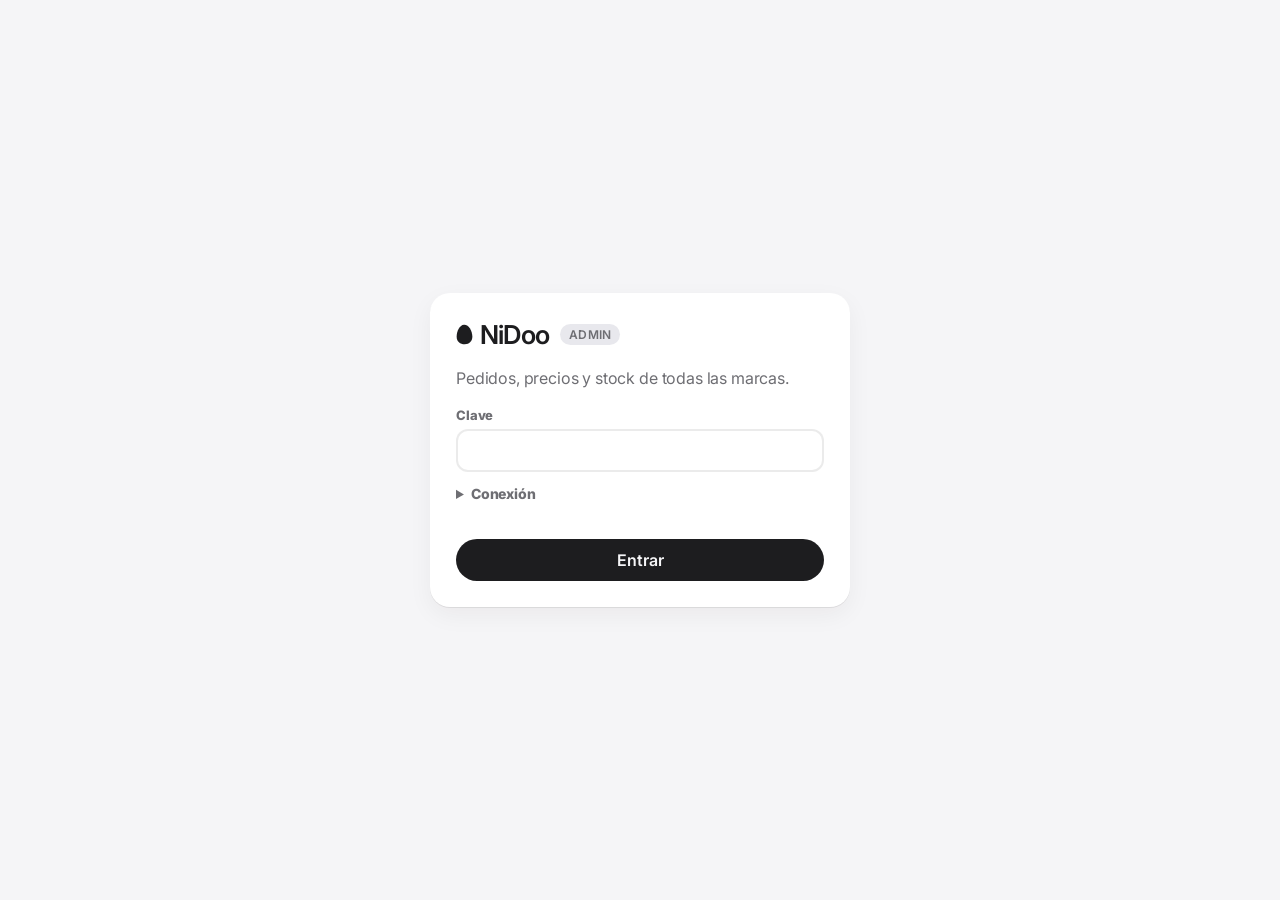
<file: admin/index.html>
<!doctype html><html lang="es"><head><meta charset="utf-8"><meta name="viewport" content="width=device-width,initial-scale=1,viewport-fit=cover">
<link rel="icon" href="/favicon.svg" type="image/svg+xml">
<link rel="icon" href="/favicon.ico" sizes="32x32">
<link rel="apple-touch-icon" href="/apple-touch-icon.png">
<title>NiDoo Admin</title><meta name="robots" content="noindex,nofollow">
<link rel="preconnect" href="https://fonts.googleapis.com"><link href="https://fonts.googleapis.com/css2?family=Inter:wght@400;500;600;700&display=swap" rel="stylesheet">
<style>
:root{--paper:#f5f5f7;--cream:#e8e8ed;--ink:#1d1d1f;--ink2:#6e6e73;--card:#fff;--line:rgba(0,0,0,.08);--acc:#0071e3;--accd:#0066cc;--good:#1a7f37;--bad:#d70015;--warn:#b25000;--sf:-apple-system,BlinkMacSystemFont,"SF Pro Text","SF Pro Display","Helvetica Neue",Inter,"Segoe UI",Roboto,sans-serif}
[hidden]{display:none!important}*{box-sizing:border-box}html,body{margin:0;background:var(--paper);color:var(--ink);font:16px/1.45 var(--sf);letter-spacing:-.01em;-webkit-font-smoothing:antialiased}
button,input,select,textarea{font:inherit;color:inherit}button{cursor:pointer}
.logo{display:inline-flex;align-items:center;gap:7px;font:600 26px var(--sf);color:var(--ink);letter-spacing:-.03em}.logo svg{width:17px;height:21px}.logo small{font:600 12px var(--sf);color:var(--ink2);background:var(--cream);padding:3px 9px;border-radius:20px;margin-left:4px;letter-spacing:.02em}
.wrap{max-width:1100px;margin:0 auto;padding:16px}
.pill{display:inline-flex;align-items:center;justify-content:center;gap:6px;min-height:42px;padding:0 18px;border-radius:999px;border:0;background:var(--acc);color:#fff;font-weight:600}
.pill.ink{background:var(--ink);color:var(--paper)}.pill.ghost{background:var(--cream);color:var(--ink)}.pill.sm{min-height:34px;padding:0 13px;font-size:14px}.pill:disabled{opacity:.5;cursor:default}
.card{background:var(--card);border-radius:20px;padding:16px;box-shadow:0 1px 0 var(--line),0 8px 24px rgba(31,20,13,.05)}
input,select,textarea{width:100%;min-height:42px;padding:8px 12px;border-radius:12px;border:2px solid var(--line);background:#fff}input:focus,select:focus,textarea:focus{outline:none;border-color:var(--acc)}
label{display:block;font-size:13px;font-weight:800;margin:0 0 4px;color:var(--ink2)}
#login{min-height:100vh;display:grid;place-items:center;padding:16px}#login .card{width:min(420px,100%);padding:26px}
#login h1{margin:0 0 4px}.muted{color:var(--ink2)}.err{color:var(--bad);font-weight:700;min-height:1.3em;margin-top:8px}
header{position:sticky;top:0;z-index:5;background:rgba(245,245,247,.8);-webkit-backdrop-filter:blur(10px);backdrop-filter:blur(10px);border-bottom:1px solid var(--line)}
header .wrap{display:flex;align-items:center;gap:12px;flex-wrap:wrap;padding-block:10px}
.tabs{display:flex;gap:6px;margin-left:auto}.tabs button{border:0;background:transparent;font-weight:800;padding:8px 14px;border-radius:999px;color:var(--ink2)}.tabs button.on{background:var(--ink);color:var(--paper)}
.kpis{display:grid;grid-template-columns:repeat(auto-fit,minmax(150px,1fr));gap:10px;margin:6px 0 16px}.kpi{background:var(--card);border-radius:16px;padding:12px 14px}.kpi b{display:block;font:600 26px var(--sf);letter-spacing:-.02em}.kpi span{color:var(--ink2);font-size:13px;font-weight:700}
.bar{display:flex;gap:8px;flex-wrap:wrap;align-items:center;margin-bottom:12px}.chip{border:2px solid var(--line);background:#fff;border-radius:999px;padding:6px 12px;font-weight:800;font-size:14px}.chip.on{border-color:var(--ink);background:var(--ink);color:#fff}
.orders{display:grid;gap:12px}.order{display:grid;gap:8px}.order .top{display:flex;justify-content:space-between;gap:10px;align-items:flex-start;flex-wrap:wrap}
.code{font:600 17px ui-monospace,SFMono-Regular,Menlo,monospace;letter-spacing:.02em}.st{display:inline-block;padding:3px 10px;border-radius:999px;font-weight:800;font-size:13px}
.st.Nueva{background:#FFE7D6;color:var(--accd)}.st.Confirmada{background:#E3EEFF;color:#2F5FB8}.st.Pagada{background:#E2F3E8;color:var(--good)}.st.Enviada{background:#EFE6FF;color:#6A42C2}.st.Entregada{background:#E8E8E8;color:#444}.st.Cancelada{background:#FBE1DD;color:var(--bad)}
.boxes{display:grid;gap:4px;background:var(--paper);border-radius:12px;padding:8px 10px;font-size:15px}
.row2{display:grid;grid-template-columns:1fr 1fr;gap:8px}@media(max-width:640px){.row2{grid-template-columns:1fr}}
.prods{display:grid;gap:12px;grid-template-columns:repeat(auto-fill,minmax(300px,1fr))}
.prod{display:grid;gap:10px}.prod .head{display:flex;gap:12px;align-items:center}.sw{width:46px;height:46px;border-radius:14px;flex:none;display:grid;place-items:center;overflow:hidden}.sw img{width:100%;height:100%;object-fit:contain}
.g3{display:grid;grid-template-columns:1fr 1fr 1fr;gap:8px}.stock{display:flex;gap:4px}.stock button{width:38px;flex:none;border-radius:10px;border:2px solid var(--line);background:#fff;font-weight:900}
.tog{display:flex;align-items:center;gap:8px;font-weight:800}.tog input{width:auto;min-height:auto;transform:scale(1.4)}
.low{color:var(--warn);font-weight:800}.zero{color:var(--bad);font-weight:800}
details.more summary{cursor:pointer;font-weight:800;color:var(--ink2);font-size:14px}
.toast{position:fixed;left:50%;bottom:20px;transform:translateX(-50%) translateY(20px);opacity:0;background:var(--ink);color:var(--paper);padding:10px 18px;border-radius:999px;font-weight:800;transition:.25s;z-index:20}.toast.on{opacity:1;transform:translateX(-50%)}
.empty{text-align:center;padding:40px 10px;color:var(--ink2)}
a{color:var(--accd);font-weight:600}
.lsec{margin:22px 0 10px;display:flex;align-items:baseline;gap:10px;flex-wrap:wrap}.lsec h2{margin:0;font-size:20px;letter-spacing:-.02em}.lsec span{color:var(--ink2);font-size:14px}
.lk{background:var(--card);border-radius:16px;padding:12px 14px;border:0;text-align:left;cursor:pointer}.lk b{display:block;font:600 22px var(--sf)}.lk span{color:var(--ink2);font-size:13px}.lk.on{outline:2px solid var(--ink)}
.prodgrid{display:grid;gap:12px;grid-template-columns:repeat(auto-fill,minmax(300px,1fr))}
.sw{background:var(--paper)!important}
</style></head><body>
<section id="login"><div class="card">
 <div class="logo"><svg viewBox="0 0 26 32" aria-hidden="true"><path fill="currentColor" d="M12.2 1C5.6 1.4 1 10.6 1 19.4 1 26.6 6.2 31 13.4 31 20.5 31 25 26.3 25 19.6 25 10.1 19.5.6 12.2 1Z"/></svg>NiDoo<small>ADMIN</small></div>
 <p class="muted">Pedidos, precios y stock de todas las marcas.</p>
 <form id="lf"><label for="clave">Clave</label><input id="clave" type="password" autocomplete="current-password" required>
  <details class="more" style="margin-top:12px"><summary>Conexión</summary><label for="api" style="margin-top:8px">URL de la app web (Google Apps Script)</label><input id="api" placeholder="https://script.google.com/macros/s/…/exec"></details>
  <div class="err" id="lerr"></div><button class="pill ink" style="width:100%;margin-top:6px">Entrar</button></form>
</div></section>
<section id="app" hidden>
<header><div class="wrap"><div class="logo"><svg viewBox="0 0 26 32" aria-hidden="true"><path fill="currentColor" d="M12.2 1C5.6 1.4 1 10.6 1 19.4 1 26.6 6.2 31 13.4 31 20.5 31 25 26.3 25 19.6 25 10.1 19.5.6 12.2 1Z"/></svg>NiDoo<small>ADMIN</small></div>
 <nav class="tabs"><button data-tab="pedidos" class="on">Pedidos</button><button data-tab="productos">Stock</button><button data-tab="visitas">Visitas</button><button data-tab="ajustes">Ajustes</button></nav>
 <button class="pill sm ghost" id="reload" title="Actualizar">↻ Actualizar</button></div></header>
<main class="wrap">
 <div id="t-pedidos"><div class="kpis" id="kpis"></div><div class="bar" id="filters"></div><input id="q" placeholder="Buscar por nombre, código, ciudad o contacto…" style="margin-bottom:12px"><div class="orders" id="orders"></div></div>
 <div id="t-productos" hidden><div class="bar"><b style="font-size:22px;letter-spacing:-.02em">Stock de todas las líneas</b><span class="muted">Los cambios se ven en la web al recargarla.</span><button class="pill sm" id="newp" style="margin-left:auto">+ Nuevo producto</button></div><div class="kpis" id="lkpis"></div><div class="bar" id="lfilters"></div><div id="prods"></div></div>
 <div id="t-visitas" hidden><div class="bar"><b style="font-size:22px;letter-spacing:-.02em">Gente que entra a la web</b><span class="muted">Personas distintas, sin contar tus dispositivos.</span></div>
  <div class="kpis" id="vkpis"><div class="kpi"><b>…</b><span>Cargando</span></div></div>
  <div class="card" style="margin-top:12px"><b>Últimos 14 días</b><div id="vchart" style="display:flex;align-items:flex-end;gap:6px;height:170px;margin-top:14px"></div></div>
  <div class="row2" style="margin-top:12px"><div class="card"><b>¿De dónde vienen?</b><div id="vori" style="margin-top:8px"></div></div><div class="card"><b>¿Qué página ven?</b><div id="vpag" style="margin-top:8px"></div></div></div>
  <div class="card" style="margin-top:12px"><b>Tus dispositivos</b><p class="muted" id="yotxt"></p><button class="pill sm ghost" id="yobtn"></button></div></div>
 <div id="t-ajustes" hidden><div class="card" style="max-width:460px"><b style="font-size:20px">Cambiar clave</b>
  <form id="cf" style="display:grid;gap:10px;margin-top:10px"><div><label>Clave actual</label><input type="password" id="c1" required></div><div><label>Clave nueva (6 o más)</label><input type="password" id="c2" required minlength="6"></div><div class="err" id="cerr"></div><button class="pill ink">Guardar clave</button></form></div>
  <div class="card" style="max-width:460px;margin-top:12px"><b>Sesión</b><p class="muted">La sesión dura 6 horas.</p><button class="pill sm ghost" id="logout">Cerrar sesión</button></div></div>
</main></section>
<div class="toast" id="toast"></div>
<script>
const DEFAULT_API='https://script.google.com/macros/s/AKfycbytXWgqCYSoKk4d-IXCPy8l8VOAkVaSji5PFaJ2E286vdpWDoWcHg7TQ9ALT4pyhkw/exec';
const $=s=>document.querySelector(s),esc=s=>String(s??'').replace(/[&<>"']/g,c=>({'&':'&amp;','<':'&lt;','>':'&gt;','"':'&quot;',"'":'&#39;'}[c]));
let API='';try{API=localStorage.getItem('ck.api')||DEFAULT_API}catch(e){API=DEFAULT_API}
let TOKEN='';try{TOKEN=sessionStorage.getItem('ck.tk')||''}catch(e){}
let D={productos:[],pedidos:[],estados:[]},filt='Todas',q='';
const money=v=>'$'+Math.round(Number(v)||0).toLocaleString('es-AR');
let tt;function toast(s){const t=$('#toast');t.textContent=s;t.classList.add('on');clearTimeout(tt);tt=setTimeout(()=>t.classList.remove('on'),2200)}
async function call(body){const ac=new AbortController(),to=setTimeout(()=>ac.abort(),25000);let r;try{r=await fetch(API,{method:'POST',headers:{'Content-Type':'text/plain;charset=utf-8'},body:JSON.stringify({...body,token:TOKEN}),signal:ac.signal,redirect:'follow'})}catch(e){throw new Error(e.name==='AbortError'?'El servidor tardó demasiado. Probá de nuevo.':'No me pude conectar con Google. Abrí este archivo en Chrome (no en una vista previa) y revisá internet.')}finally{clearTimeout(to)}
  const tx=await r.text();let j;try{j=JSON.parse(tx)}catch(e){throw new Error('Google no devolvió datos. Revisá que la implementación tenga acceso: Cualquier persona.')}
  if(!j.ok&&/Sesión vencida/.test(j.error||'')){logout();throw new Error(j.error)}return j}
$('#api').value=API;
$('#lf').addEventListener('submit',async e=>{e.preventDefault();$('#lerr').textContent='';API=$('#api').value.trim()||DEFAULT_API;
  if(!/^https?:\/\//.test(API)){$('#lerr').textContent='Falta la URL de la app web en "Conexión".';$('details.more').open=true;return}
  try{localStorage.setItem('ck.api',API)}catch(e){}
  const b=e.submitter||$('#lf button');b.disabled=true;b.textContent='Entrando…';
  try{const j=await call({a:'login',clave:$('#clave').value});if(!j.ok)throw new Error(j.error||'No se pudo entrar');TOKEN=j.token;try{sessionStorage.setItem('ck.tk',TOKEN)}catch(e){}$('#clave').value='';await load();show()}
  catch(err){$('#lerr').textContent=err.message}finally{b.disabled=false;b.textContent='Entrar'}});
function show(){$('#login').hidden=true;$('#app').hidden=false;try{if(localStorage.getItem('nidoo.yo')===null)localStorage.setItem('nidoo.yo','1')}catch(e){}yoUI()}
/* visitas: tus dispositivos no cuentan (al entrar al admin, este navegador queda marcado como tuyo) */
function yoUI(){let y='1';try{y=localStorage.getItem('nidoo.yo')}catch(e){}const mio=y==='1';$('#yotxt').textContent=mio?'Este dispositivo es tuyo: tus visitas a la web no se cuentan. Entrá al admin una vez desde cada celu o compu tuya.':'Este dispositivo SÍ se está contando como un visitante más.';$('#yobtn').textContent=mio?'Contar este dispositivo':'No contar este dispositivo (es mío)'}
$('#yobtn').onclick=()=>{try{localStorage.setItem('nidoo.yo',localStorage.getItem('nidoo.yo')==='1'?'0':'1')}catch(e){}yoUI()};
async function loadV(){try{const j=await call({a:'visitas'});if(!j.ok)throw new Error(j.error||'');renderV(j)}catch(e){$('#vkpis').innerHTML=`<div class="kpi"><b>–</b><span>${esc(e.message||'Falta actualizar el servidor')}</span></div>`}}
function bars(o){const T=Object.values(o).reduce((a,b)=>a+b,0)||1;return Object.entries(o).sort((a,b)=>b[1]-a[1]).map(([k,v])=>`<div style="margin:8px 0"><div style="display:flex;justify-content:space-between"><span>${esc(k)}</span><b>${v} · ${Math.round(v/T*100)}%</b></div><div style="height:8px;border-radius:6px;background:#eee"><div style="height:100%;width:${v/T*100}%;border-radius:6px;background:var(--acc,#0071e3)"></div></div></div>`).join('')||'<p class="muted">Todavía sin datos.</p>'}
function renderV(j){$('#vkpis').innerHTML=`<div class="kpi"><b>${j.hoyUnicos||0}</b><span>Personas hoy</span></div><div class="kpi"><b>${j.semanaUnicos||0}</b><span>Personas en 7 días</span></div><div class="kpi"><b>${j.unicos||0}</b><span>Personas en total</span></div><div class="kpi"><b>${j.total||0}</b><span>Visitas en total · ${j.movil||0}% desde celular</span></div>`;
  const M=Math.max(1,...(j.dias||[]).map(d=>d.u));$('#vchart').innerHTML=(j.dias||[]).map(d=>`<div style="flex:1;display:flex;flex-direction:column;align-items:center;gap:4px;height:100%;justify-content:flex-end"><b style="font-size:12px">${d.u||''}</b><div title="${d.u} personas · ${d.v} visitas" style="width:100%;height:${d.u/M*120+2}px;border-radius:6px;background:var(--acc,#0071e3)"></div><span class="muted" style="font-size:11px">${d.d.slice(8)}/${d.d.slice(5,7)}</span></div>`).join('');
  $('#vori').innerHTML=bars(j.origenes||{});$('#vpag').innerHTML=bars(j.paginas||{})}
function logout(){TOKEN='';try{sessionStorage.removeItem('ck.tk')}catch(e){}$('#app').hidden=true;$('#login').hidden=false}
$('#logout').onclick=logout;
async function load(){const j=await call({a:'panel'});if(!j.ok)throw new Error(j.error);D=j;render()}
$('#reload').onclick=async()=>{try{await load();toast('Actualizado')}catch(e){toast(e.message)}};
document.querySelectorAll('[data-tab]').forEach(b=>b.onclick=()=>{document.querySelectorAll('[data-tab]').forEach(x=>x.classList.toggle('on',x===b));['pedidos','productos','visitas','ajustes'].forEach(t=>$('#t-'+t).hidden=t!==b.dataset.tab);if(b.dataset.tab==='visitas')loadV()});
function render(){renderOrders();renderProds()}
function contactLink(c){c=String(c||'').trim();const d=c.replace(/\D/g,'');if(c.startsWith('@'))return `<a href="https://instagram.com/${encodeURIComponent(c.slice(1))}" target="_blank" rel="noopener">${esc(c)}</a>`;
  if(d.length>=8)return `<a href="https://wa.me/${d.startsWith('54')?d:'549'+d.replace(/^0/,'')}" target="_blank" rel="noopener">${esc(c)} (WhatsApp)</a>`;return esc(c)}
function renderOrders(){const P=D.pedidos||[];const act=P.filter(o=>o.estado!=='Cancelada');
  const pend=act.filter(o=>!['Pagada','Enviada','Entregada'].includes(o.estado)).reduce((a,o)=>a+Number(o.total||0),0);
  $('#kpis').innerHTML=`<div class="kpi"><b>${P.filter(o=>o.estado==='Nueva').length}</b><span>Nuevas sin confirmar</span></div><div class="kpi"><b>${act.length}</b><span>Reservas activas</span></div><div class="kpi"><b>${act.reduce((a,o)=>a+Number(o.cantidad_cajas||0),0)}</b><span>Cajas reservadas</span></div><div class="kpi"><b>${money(pend)}</b><span>Por cobrar</span></div>`;
  const ests=['Todas',...(D.estados||[])];$('#filters').innerHTML=ests.map(s=>`<button class="chip ${s===filt?'on':''}" data-f="${esc(s)}">${esc(s)} ${s==='Todas'?P.length:P.filter(o=>o.estado===s).length}</button>`).join('');
  const L=P.filter(o=>(filt==='Todas'||o.estado===filt)&&(!q||JSON.stringify(o).toLowerCase().includes(q)));
  $('#orders').innerHTML=L.length?L.map(o=>`<article class="card order"><div class="top"><div><span class="code">${esc(o.codigo)}</span> <span class="st ${esc(o.estado)}">${esc(o.estado)}</span><div class="muted">${new Date(o.fecha).toLocaleString('es-AR',{dateStyle:'medium',timeStyle:'short'})}</div></div><b style="font-size:22px">${money(o.total)}</b></div>
   <div><b>${esc(o.nombre)} ${esc(o.apellido)}</b> · ${contactLink(o.contacto)}</div>
   <div class="muted">${esc(o.direccion)}, ${esc(o.ciudad)} (${esc(o.cp)}), ${esc(o.provincia)}, ${esc(o.pais)} <button class="pill sm ghost" data-copy="${esc(`${o.nombre} ${o.apellido}\n${o.direccion}\n${o.ciudad} (${o.cp}), ${o.provincia}, ${o.pais}\n${o.contacto}`)}">Copiar dirección</button></div>
   <div class="boxes">${String(o.cajas||'').split(' | ').map(c=>`<div>${esc(c)}</div>`).join('')}</div>
   <div class="row2"><div><label>Estado</label><select data-est="${esc(o.codigo)}">${(D.estados||[]).map(s=>`<option ${s===o.estado?'selected':''}>${esc(s)}</option>`).join('')}</select></div>
   <div><label>Notas internas</label><input data-notes="${esc(o.codigo)}" value="${esc(o.notas)}" placeholder="Ej: pagó seña por transferencia"></div></div></article>`).join(''):`<div class="empty card">${P.length?'No hay pedidos con ese filtro.':'Todavía no hay reservas. Cuando alguien reserve en la tienda, aparece acá.'}</div>`}
$('#filters').addEventListener('click',e=>{const b=e.target.closest('[data-f]');if(b){filt=b.dataset.f;renderOrders()}});
$('#q').addEventListener('input',e=>{q=e.target.value.trim().toLowerCase();renderOrders()});
$('#orders').addEventListener('change',async e=>{const s=e.target.closest('[data-est]');if(!s)return;const est=s.value,codigo=s.dataset.est;s.disabled=true;
  try{const j=await call({a:'estado',codigo,estado:est});if(!j.ok)throw new Error(j.error);toast(`${codigo}: ${est}${est==='Cancelada'?' · stock devuelto':''}`);await load()}catch(err){toast(err.message);await load()}});
$('#orders').addEventListener('focusout',async e=>{const i=e.target.closest('[data-notes]');if(!i)return;const o=(D.pedidos||[]).find(x=>x.codigo===i.dataset.notes);if(!o||String(o.notas||'')===i.value)return;
  try{const j=await call({a:'estado',codigo:o.codigo,estado:o.estado,notas:i.value});if(!j.ok)throw new Error(j.error);o.notas=i.value;toast('Nota guardada')}catch(err){toast(err.message)}});
$('#orders').addEventListener('click',e=>{const b=e.target.closest('[data-copy]');if(!b)return;navigator.clipboard?.writeText(b.dataset.copy).then(()=>toast('Dirección copiada'),()=>toast('No se pudo copiar'))});
const LINES={base:'Clickly · BASE',ar:'Clickly · ARGENTINA',bf:'Clickly · BREACKFAST',sweet:'Clickly · SWEET',fidget:'NiDoo · FIDGETS'};
const THUMB={"base": "[data-uri]", "medialuna": "[data-uri]", "alfajor": "[data-uri]", "mate": "[data-uri]", "heart": "[data-uri]", "pancake": "[data-uri]", "macaron": "[data-uri]"};
let lfilt='todas';
function prodCard(p,isNew){const st=Number(p.stock||0);return `<article class="card prod" data-id="${esc(p.id)}" ${isNew?'data-new="1"':''}>
  <div class="head"><div class="sw" style="background:${esc(p.color||'#F6884C')}">${(p.imagen||THUMB[p.id])?`<img src="${esc(p.imagen||THUMB[p.id])}" alt="">`:''}</div><div style="flex:1"><b style="font-size:18px">${esc(p.nombre||'Nuevo pop')}</b><div class="muted" style="font-size:13px">${isNew?'Nuevo':'id: '+esc(p.id)} · ${st<=0?'<span class="zero">Agotado</span>':st<=5?`<span class="low">Quedan ${st}</span>`:`Stock ${st}`}</div></div>
  <label class="tog"><input type="checkbox" name="activo" ${p.activo||isNew?'checked':''}> Visible</label></div>
  ${isNew?`<div><label>Id (sin espacios, ej: empanada)</label><input name="id" required pattern="[a-z0-9_-]+"></div>`:''}
  <div><label>Nombre</label><input name="nombre" value="${esc(p.nombre)}"></div>
  <div class="g3"><div><label>Precio ($) · 0 = Próximamente</label><input name="precio" type="number" min="0" step="100" value="${esc(p.precio??6000)}"></div>
  <div style="grid-column:span 2"><label>Stock</label><div class="stock"><button type="button" data-d="-1">−</button><input name="stock" type="number" min="0" step="1" value="${st}"><button type="button" data-d="1">+</button><button type="button" data-d="10">+10</button></div></div></div>
  <details class="more"><summary>Más datos</summary><div style="display:grid;gap:8px;margin-top:8px">
   <div class="row2"><div><label>Línea</label><select name="linea">${Object.entries(LINES).map(([k,v])=>`<option value="${k}" ${p.linea===k?'selected':''}>${v}</option>`).join('')}</select></div><div><label>Color</label><input name="color" type="color" value="${esc(/^#[0-9a-f]{6}$/i.test(p.color||'')?p.color:'#F6884C')}"></div></div>
   <div><label>Descripción</label><textarea name="descripcion" rows="2">${esc(p.descripcion)}</textarea></div>
   <div><label>Imagen (URL, PNG con fondo transparente)</label><input name="imagen" value="${esc(p.imagen)}" placeholder="Solo para pops nuevos"></div></div></details>
  <div style="display:flex;gap:8px"><button class="pill ink sm" data-save>Guardar</button>${isNew?'<button class="pill ghost sm" data-cancel>Cancelar</button>':'<button class="pill ghost sm" data-del>Borrar</button>'}</div></article>`}
function renderProds(){const P=D.productos||[];const keys=[...new Set([...Object.keys(LINES),...P.map(p=>p.linea||'base')])].filter(k=>P.some(p=>(p.linea||'base')===k));
  const sum=k=>{const L=P.filter(p=>(p.linea||'base')===k);return{n:L.length,st:L.reduce((a,p)=>a+(+p.stock||0),0),ag:L.filter(p=>(+p.stock||0)<=0).length,lo:L.filter(p=>(+p.stock||0)>0&&(+p.stock||0)<=5).length}};
  const tot=P.reduce((a,p)=>a+(+p.stock||0),0);
  $('#lkpis').innerHTML=`<button class="lk ${lfilt==='todas'?'on':''}" data-l="todas"><b>${tot}</b><span>Unidades en total · ${P.length} productos</span></button>`+keys.map(k=>{const x=sum(k);return `<button class="lk ${lfilt===k?'on':''}" data-l="${esc(k)}"><b>${x.st}</b><span>${esc(LINES[k]||k)} · ${x.n} ${x.n===1?'producto':'productos'}${x.ag?` · <span class="zero">${x.ag} agotado${x.ag>1?'s':''}</span>`:''}${x.lo?` · <span class="low">${x.lo} bajo${x.lo>1?'s':''}</span>`:''}</span></button>`}).join('');
  $('#lfilters').innerHTML='';
  const show=lfilt==='todas'?keys:keys.filter(k=>k===lfilt);
  $('#prods').innerHTML=show.map(k=>{const L=P.filter(p=>(p.linea||'base')===k),x=sum(k);return `<div class="lsec"><h2>${esc(LINES[k]||k)}</h2><span>${x.st} unidades</span></div><div class="prodgrid">${L.map(p=>prodCard(p,false)).join('')}</div>`}).join('')||'<div class="empty card">Todavía no hay productos.</div>'}
$('#lkpis').addEventListener('click',e=>{const b=e.target.closest('[data-l]');if(b){lfilt=b.dataset.l;renderProds()}});
$('#newp').onclick=()=>{if($('[data-new]'))return;$('#prods').insertAdjacentHTML('afterbegin','<div class="prodgrid" style="margin-top:12px">'+prodCard({nombre:'',precio:6000,stock:10,linea:'base',color:'#F6884C'},true)+'</div>');$('[data-new] input[name=id]').focus()};
$('#prods').addEventListener('click',async e=>{const card=e.target.closest('.prod');if(!card)return;
  const d=e.target.closest('[data-d]');if(d){const i=card.querySelector('[name=stock]');i.value=Math.max(0,(+i.value||0)+(+d.dataset.d));return}
  if(e.target.closest('[data-cancel]')){(card.parentElement.children.length===1?card.parentElement:card).remove();return}
  if(e.target.closest('[data-del]')){const b=e.target.closest('[data-del]');if(b.dataset.sure!=='1'){b.dataset.sure='1';b.textContent='¿Seguro? Tocá de nuevo';setTimeout(()=>{b.dataset.sure='';b.textContent='Borrar'},3000);return}
    try{const j=await call({a:'borrarProducto',id:card.dataset.id});if(!j.ok)throw new Error(j.error);toast('Pop borrado');await load()}catch(err){toast(err.message)}return}
  if(e.target.closest('[data-save]')){const f=n=>card.querySelector(`[name=${n}]`);const p={id:card.dataset.new?f('id').value.trim().toLowerCase():card.dataset.id,nombre:f('nombre').value.trim(),precio:+f('precio').value,stock:+f('stock').value,activo:f('activo').checked,linea:f('linea').value,color:f('color').value,descripcion:f('descripcion').value.trim(),imagen:f('imagen').value.trim()};
    if(!p.id){toast('Poné un id');return}if(card.dataset.new&&(D.productos||[]).some(x=>x.id===p.id)){toast('Ese id ya existe');return}
    const b=e.target.closest('[data-save]');b.disabled=true;b.textContent='Guardando…';
    try{const j=await call({a:'producto',producto:p});if(!j.ok)throw new Error(j.error);toast(`${p.nombre||p.id} guardado`);await load()}catch(err){toast(err.message);b.disabled=false;b.textContent='Guardar'}}});
$('#cf').addEventListener('submit',async e=>{e.preventDefault();$('#cerr').textContent='';try{const j=await call({a:'clave',actual:$('#c1').value,nueva:$('#c2').value});if(!j.ok)throw new Error(j.error);$('#c1').value=$('#c2').value='';toast('Clave cambiada')}catch(err){$('#cerr').textContent=err.message}});
if(TOKEN&&API){load().then(show).catch(()=>logout())}
</script></body></html>
</file>
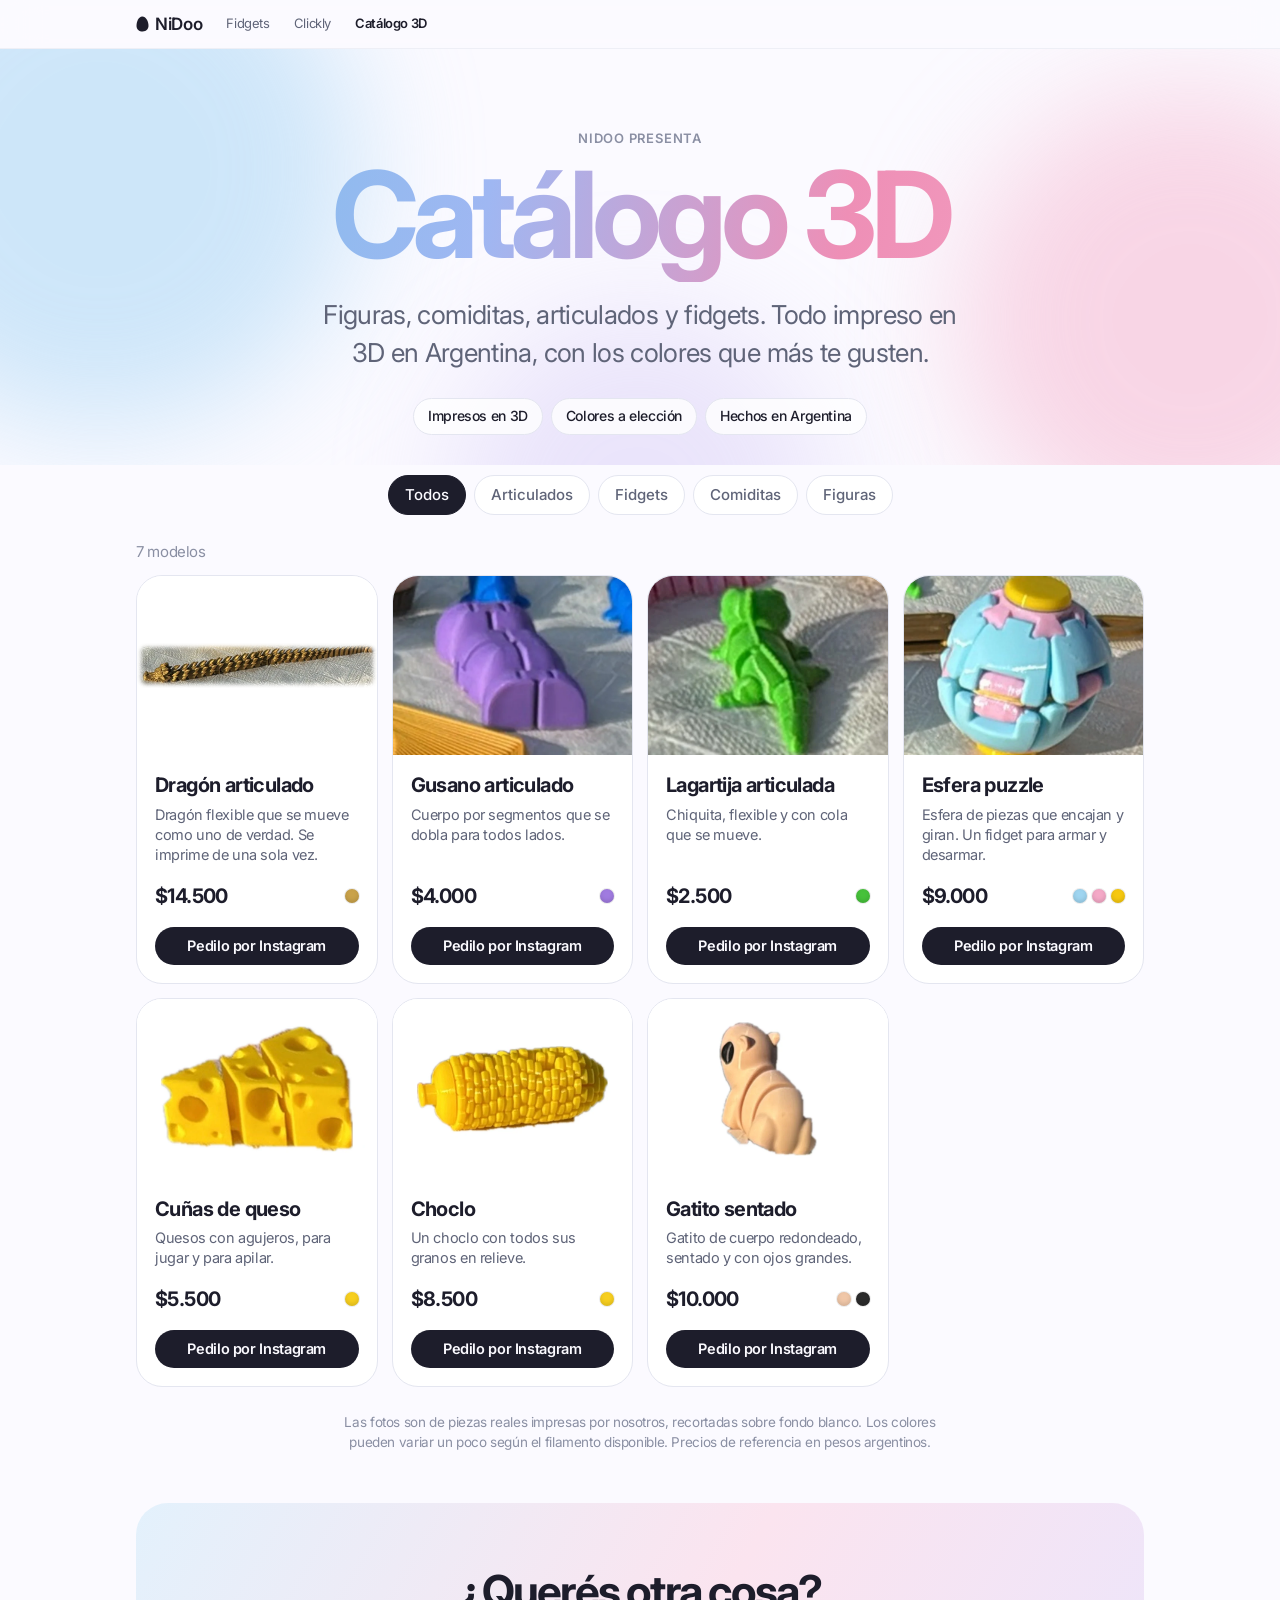
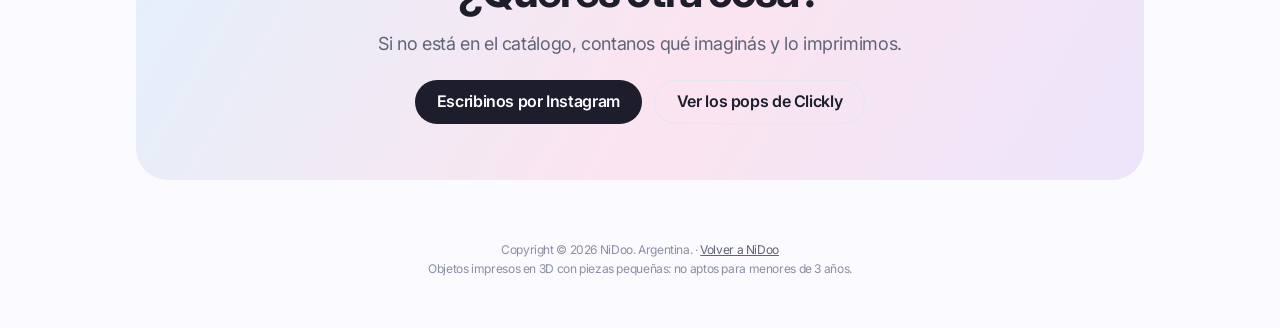
<file: catalogo-3d/index.html>
<!doctype html>
<html lang="es-AR">
<head>
<meta charset="utf-8">
<meta name="viewport" content="width=device-width,initial-scale=1,viewport-fit=cover">
<link rel="icon" href="/favicon.svg" type="image/svg+xml">
<link rel="icon" href="/favicon.ico" sizes="32x32">
<link rel="apple-touch-icon" href="/apple-touch-icon.png">
<title>Catálogo 3D · NiDoo</title>
<meta name="description" content="Catálogo 3D de NiDoo: figuras, comiditas, articulados y fidgets impresos en 3D en Argentina. Elegí colores y pedilo por Instagram.">
<link rel="preconnect" href="https://fonts.googleapis.com">
<link rel="preconnect" href="https://fonts.gstatic.com" crossorigin>
<link rel="stylesheet" href="https://fonts.googleapis.com/css2?family=Inter:wght@400;500;600;700&display=swap">
<style>
:root{
  --bg:#fbfaff;--bg2:#f1f4fb;--card:#ffffff;--fg:#1d1d2b;--fg2:#5f6478;--fg3:#8a8fa3;--line:#e4e6f0;
  --sky:#a9d6f5;--sky2:#7fbfea;--pink:#f6b8d1;--pink2:#ee8fb6;--lila:#cbbcf3;--mint:#b6ead8;
  --nav:rgba(251,250,255,.78);
  --sf:-apple-system,BlinkMacSystemFont,"SF Pro Display","SF Pro Text","Helvetica Neue",Inter,"Segoe UI",Roboto,Arial,sans-serif;
  --ease:cubic-bezier(.2,.8,.2,1);
  color-scheme:light;
}
@media (prefers-color-scheme:dark){:root:not([data-theme="light"]){--bg:#0e0f17;--bg2:#161827;--card:#1b1d2e;--fg:#f3f3fa;--fg2:#b4b8cc;--fg3:#8a8fa3;--line:#2b2e44;--nav:rgba(14,15,23,.78);color-scheme:dark}}
:root[data-theme="dark"]{--bg:#0e0f17;--bg2:#161827;--card:#1b1d2e;--fg:#f3f3fa;--fg2:#b4b8cc;--fg3:#8a8fa3;--line:#2b2e44;--nav:rgba(14,15,23,.78);color-scheme:dark}
*{box-sizing:border-box}
html{scroll-behavior:smooth}
body{margin:0;background:var(--bg);color:var(--fg);font-family:var(--sf);font-size:17px;line-height:1.47;letter-spacing:-.022em;-webkit-font-smoothing:antialiased}
a{color:inherit;text-decoration:none}
h1,h2,h3,p{margin:0}h1,h2,h3{text-wrap:balance}
img{max-width:100%;height:auto;display:block}
.wrap{max-width:1040px;margin:0 auto;padding-left:max(16px,env(safe-area-inset-left,0px));padding-right:max(16px,env(safe-area-inset-right,0px))}
:focus-visible{outline:2px solid var(--sky2);outline-offset:2px;border-radius:6px}

/* nav */
.gn{position:sticky;top:0;z-index:50;background:var(--nav);backdrop-filter:saturate(180%) blur(20px);-webkit-backdrop-filter:saturate(180%) blur(20px);border-bottom:1px solid color-mix(in srgb,var(--line) 60%,transparent)}
.gn .wrap{height:48px;display:flex;align-items:center;gap:24px;font-size:13px}
.logo{display:flex;align-items:center;gap:6px;font-weight:600;font-size:17px;letter-spacing:-.02em}
.logo svg{width:13px;height:16px}
.gn .sp{flex:1}
.gn a.k{color:var(--fg2)}.gn a.k:hover{color:var(--fg)}
.gn a.on{color:var(--fg);font-weight:600}

/* hero */
.hero{position:relative;overflow:hidden;text-align:center;padding:90px 0 40px}
.blob{position:absolute;border-radius:50%;filter:blur(60px);opacity:.55;pointer-events:none;animation:drift 14s ease-in-out infinite}
.b1{width:520px;height:520px;background:var(--sky);left:-160px;top:-140px}
.b2{width:460px;height:460px;background:var(--pink);right:-140px;top:40px;animation-delay:-5s}
.b3{width:380px;height:380px;background:var(--lila);left:35%;top:260px;opacity:.35;animation-delay:-9s}
@keyframes drift{0%,100%{transform:translate(0,0)}50%{transform:translate(30px,-24px) scale(1.05)}}
.eye{font-size:13px;font-weight:600;letter-spacing:.06em;text-transform:uppercase;color:var(--fg3)}
.hero h1{position:relative;font-size:clamp(64px,13vw,150px);font-weight:700;letter-spacing:-.055em;line-height:.95;margin-top:10px;
 background:linear-gradient(100deg,var(--sky2) 0%,#9fb7f2 35%,var(--pink2) 70%,#f5a3c4 100%);-webkit-background-clip:text;background-clip:text;color:transparent;-webkit-text-fill-color:transparent;padding-bottom:.08em}
.hero .lead{position:relative;font-size:clamp(19px,2.4vw,26px);color:var(--fg2);max-width:640px;margin:14px auto 0;letter-spacing:-.025em}
.chips{position:relative;display:flex;flex-wrap:wrap;gap:8px;justify-content:center;margin-top:26px}
.chips span{font-size:14px;font-weight:500;padding:7px 14px;border-radius:980px;background:color-mix(in srgb,var(--card) 80%,transparent);border:1px solid var(--line)}


.cat{padding:10px 0 30px}
.filters{display:flex;flex-wrap:wrap;gap:8px;justify-content:center;margin:0 0 26px}
.filters button{font:inherit;font-size:15px;font-weight:500;padding:8px 16px;border-radius:980px;border:1px solid var(--line);background:var(--card);color:var(--fg2);cursor:pointer;min-height:40px}
.filters button[aria-pressed="true"]{background:var(--fg);color:var(--bg);border-color:var(--fg)}
.cgrid{display:grid;grid-template-columns:repeat(auto-fill,minmax(min(100%,240px),1fr));gap:14px}
.card{position:relative;border-radius:26px;overflow:hidden;background:var(--card);border:1px solid var(--line);display:flex;flex-direction:column;transition:transform .35s var(--ease),box-shadow .35s var(--ease)}
.card:hover{transform:translateY(-4px);box-shadow:0 24px 50px -24px rgba(80,90,150,.35)}
.card .ph{aspect-ratio:4/3;background:#fff;overflow:hidden;display:grid;place-items:center}
.card .ph img{width:100%;height:100%;object-fit:contain;transition:transform .6s var(--ease)}
.card .ph img.soft{object-fit:contain}
.card:hover .ph img{transform:scale(1.04)}
.card .bd{padding:16px 18px 18px;display:flex;flex-direction:column;gap:4px;flex:1}
.card h3{font-size:20px;font-weight:700;letter-spacing:-.03em}
.card p{color:var(--fg2);font-size:14.5px;line-height:1.4}
.card .row{display:flex;align-items:center;justify-content:space-between;margin-top:auto;padding-top:12px;gap:10px}
.card .pr{font-size:20px;font-weight:700;letter-spacing:-.03em}
.dots{display:flex;gap:5px}.dots i{display:block;width:14px;height:14px;border-radius:50%;box-shadow:inset 0 -2px 4px rgba(0,0,0,.12),0 0 0 1px rgba(0,0,0,.08)}
.card .btn{min-height:38px;padding:0 16px;font-size:14.5px;margin-top:12px;justify-content:center}
.cathead{display:flex;align-items:baseline;justify-content:space-between;margin-bottom:12px}
.note{color:var(--fg3);font-size:13.5px;text-align:center;max-width:620px;margin:26px auto 0}
.hero{padding:80px 0 30px}
.hero h1{font-size:clamp(54px,11vw,120px)}
.nbox{margin-top:0}
.price{display:flex;align-items:center;gap:14px;margin-top:22px;flex-wrap:wrap}
@media (max-width:760px){.price{justify-content:center}}
.btn{display:inline-flex;align-items:center;gap:8px;min-height:44px;padding:0 22px;border-radius:980px;font-weight:600;font-size:16px;background:var(--fg);color:var(--bg);transition:transform .15s}
.btn:active{transform:scale(.97)}
.btn.soft{background:transparent;color:var(--fg);border:1px solid var(--line)}
.soon{font-size:15px;color:var(--fg3)}


/* próximos */
.next{padding:60px 0 30px}
.nbox{border-radius:32px;padding:clamp(28px,5vw,56px);text-align:center;background:linear-gradient(120deg,#e3f1fc,#fbe4ef 55%,#ece5fb)}
@media (prefers-color-scheme:dark){:root:not([data-theme="light"]) .nbox{background:linear-gradient(120deg,#1e2b45,#3a2236 55%,#2a2446)}}
:root[data-theme="dark"] .nbox{background:linear-gradient(120deg,#1e2b45,#3a2236 55%,#2a2446)}
.nbox h3{font-size:clamp(28px,4vw,44px);font-weight:700;letter-spacing:-.04em}
.nbox p{color:var(--fg2);margin-top:8px;font-size:18px}
.nbox .ctas{display:flex;gap:12px;justify-content:center;flex-wrap:wrap;margin-top:22px}

footer{color:var(--fg3);font-size:12px;padding:30px 0 50px;text-align:center;line-height:1.6}
footer a{color:var(--fg2);text-decoration:underline}

.rv{opacity:0;transform:translateY(30px);transition:opacity .8s var(--ease),transform .8s var(--ease)}
.rv.in{opacity:1;transform:none}
@media (prefers-reduced-motion:reduce){*{animation:none!important}.rv{opacity:1;transform:none}}

.card .ph img.soft{padding:0}
.card .btn{width:100%}
</style>
</head>
<body>
<svg width="0" height="0" style="position:absolute" aria-hidden="true"><defs>
<symbol id="egg" viewBox="0 0 26 32"><path fill="currentColor" d="M12.2 1C5.6 1.4 1 10.6 1 19.4 1 26.6 6.2 31 13.4 31 20.5 31 25 26.3 25 19.6 25 10.1 19.5.6 12.2 1Z"/></symbol>
</defs></svg>
<nav class="gn" aria-label="NiDoo">
  <div class="wrap">
    <a class="logo" href="/" aria-label="NiDoo, inicio"><svg aria-hidden="true"><use href="#egg"/></svg>NiDoo</a>
    <a class="k" href="/fidgets/">Fidgets</a>
    <a class="k" href="/clickly/">Clickly</a>
    <a class="k on" href="/catalogo-3d/">Catálogo 3D</a>
    <span class="sp"></span>
  </div>
</nav>
<main>
  <header class="hero">
    <i class="blob b1"></i><i class="blob b2"></i><i class="blob b3"></i>
    <div class="wrap">
      <div class="eye">NiDoo presenta</div>
      <h1>Catálogo 3D</h1>
      <p class="lead">Figuras, comiditas, articulados y fidgets. Todo impreso en 3D en Argentina, con los colores que más te gusten.</p>
      <div class="chips" aria-hidden="true"><span>Impresos en 3D</span><span>Colores a elección</span><span>Hechos en Argentina</span></div>
    </div>
  </header>
  <section class="cat" id="catalogo">
    <div class="wrap">
      <div class="filters" id="filters" role="group" aria-label="Categorías"></div>
      <div class="cathead"><span id="catN" style="color:var(--fg3);font-size:15px"></span></div>
      <div class="cgrid" id="cgrid"></div>
      <p class="note">Las fotos son de piezas reales impresas por nosotros, recortadas sobre fondo blanco. Los colores pueden variar un poco según el filamento disponible. Precios de referencia en pesos argentinos.</p>
    </div>
  </section>
  <section class="next" style="padding-top:20px">
    <div class="wrap"><div class="nbox rv">
      <h3>¿Querés otra cosa?</h3>
      <p>Si no está en el catálogo, contanos qué imaginás y lo imprimimos.</p>
      <div class="ctas"><a class="btn" href="https://www.instagram.com/nidoo3d_oficial/" target="_blank" rel="noopener">Escribinos por Instagram</a><a class="btn soft" href="/clickly/">Ver los pops de Clickly</a></div>
    </div></div>
  </section>
</main>
<footer><div class="wrap">Copyright © 2026 NiDoo. Argentina. · <a href="/">Volver a NiDoo</a><br>Objetos impresos en 3D con piezas pequeñas: no aptos para menores de 3 años.</div></footer>
<script>
const P=[{"id":"dragon","n":"Dragón articulado","d":"Dragón flexible que se mueve como uno de verdad. Se imprime de una sola vez.","c":"Articulados","p":14500,"i":"dragon.webp","k":[["Dorado","#c9a24a"]]},{"id":"gusano","n":"Gusano articulado","d":"Cuerpo por segmentos que se dobla para todos lados.","c":"Articulados","p":4000,"i":"gusano.webp","k":[["Violeta","#a07be0"]]},{"id":"gecko","n":"Lagartija articulada","d":"Chiquita, flexible y con cola que se mueve.","c":"Articulados","p":2500,"i":"gecko.webp","k":[["Verde","#46c13a"]]},{"id":"esfera","n":"Esfera puzzle","d":"Esfera de piezas que encajan y giran. Un fidget para armar y desarmar.","c":"Fidgets","p":9000,"i":"esfera.webp","k":[["Celeste","#9fd5f0"],["Rosa","#f4a9c7"],["Amarillo","#f6c80f"]]},{"id":"quesos","n":"Cuñas de queso","d":"Quesos con agujeros, para jugar y para apilar.","c":"Comiditas","p":5500,"i":"quesos.webp","k":[["Amarillo","#f7cf1f"]]},{"id":"choclo","n":"Choclo","d":"Un choclo con todos sus granos en relieve.","c":"Comiditas","p":8500,"i":"choclo.webp","k":[["Amarillo","#f7cf1f"]]},{"id":"gato","n":"Gatito sentado","d":"Gatito de cuerpo redondeado, sentado y con ojos grandes.","c":"Figuras","p":10000,"i":"gato.webp","k":[["Beige","#f0c7a8"],["Negro","#2b2b2b"]]}];
const money=v=>'$'+Math.round(v).toLocaleString('es-AR');
const IG='https://www.instagram.com/nidoo3d_oficial/';
const cats=['Todos',...new Set(P.map(p=>p.c))];let cur='Todos';
const F=document.getElementById('filters'),G=document.getElementById('cgrid');
function draw(){
 F.innerHTML=cats.map(c=>`<button aria-pressed="${c===cur}" data-c="${c}">${c}</button>`).join('');
 F.querySelectorAll('button').forEach(b=>b.onclick=()=>{cur=b.dataset.c;draw()});
 const L=P.filter(p=>cur==='Todos'||p.c===cur);
 document.getElementById('catN').textContent=L.length+(L.length===1?' modelo':' modelos');
 G.innerHTML=L.map(p=>`<article class="card">
  <div class="ph"><img src="img/${p.i}" alt="${p.n}" loading="lazy"></div>
  <div class="bd"><h3>${p.n}</h3><p>${p.d}</p>
  <div class="row"><span class="pr">${money(p.p)}</span><span class="dots" title="${p.k.map(c=>c[0]).join(', ')}">${p.k.map(c=>`<i style="background:${c[1]}"></i>`).join('')}</span></div>
  <a class="btn" href="${IG}" target="_blank" rel="noopener">Pedilo por Instagram</a></div></article>`).join('');
}
draw();
const io=new IntersectionObserver(es=>es.forEach(e=>{if(e.isIntersecting){e.target.classList.add('in');io.unobserve(e.target)}}),{threshold:.15});
document.querySelectorAll('.rv').forEach(el=>io.observe(el));
</script>
</body></html>
</file>
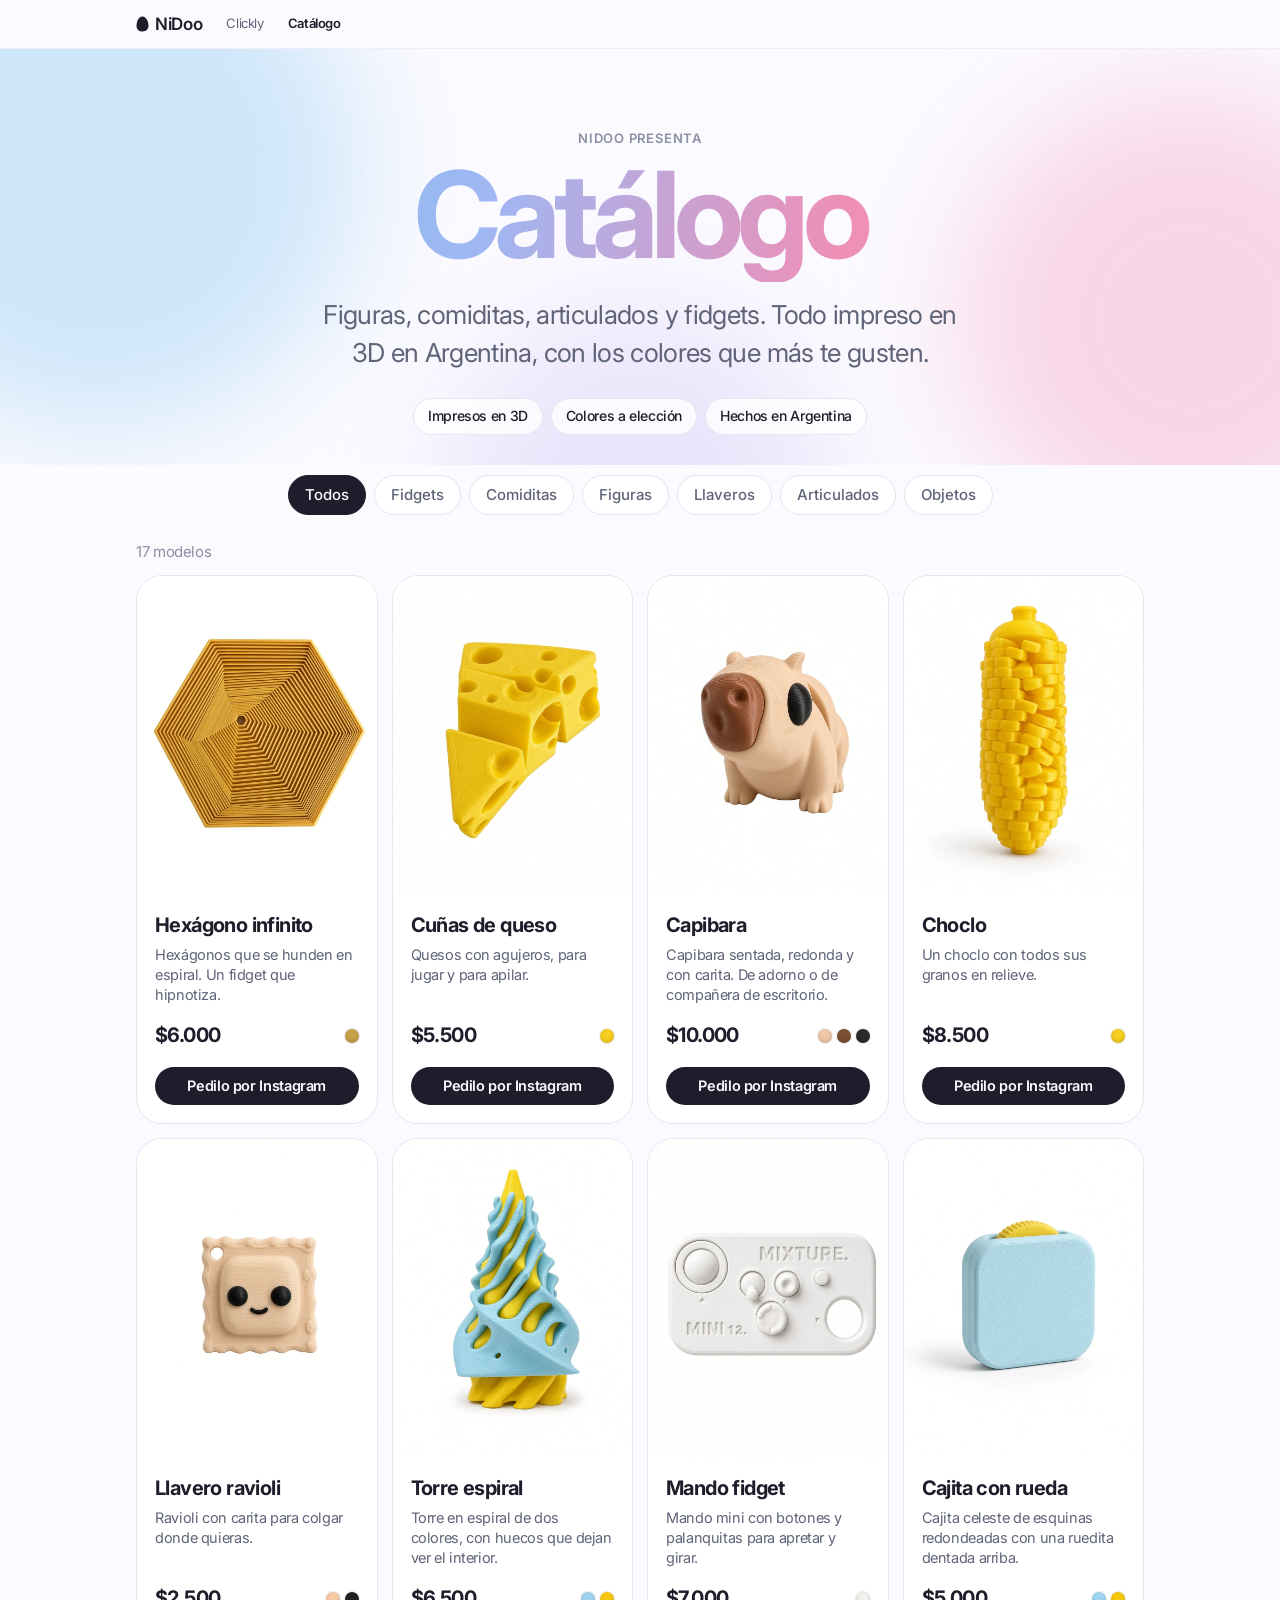
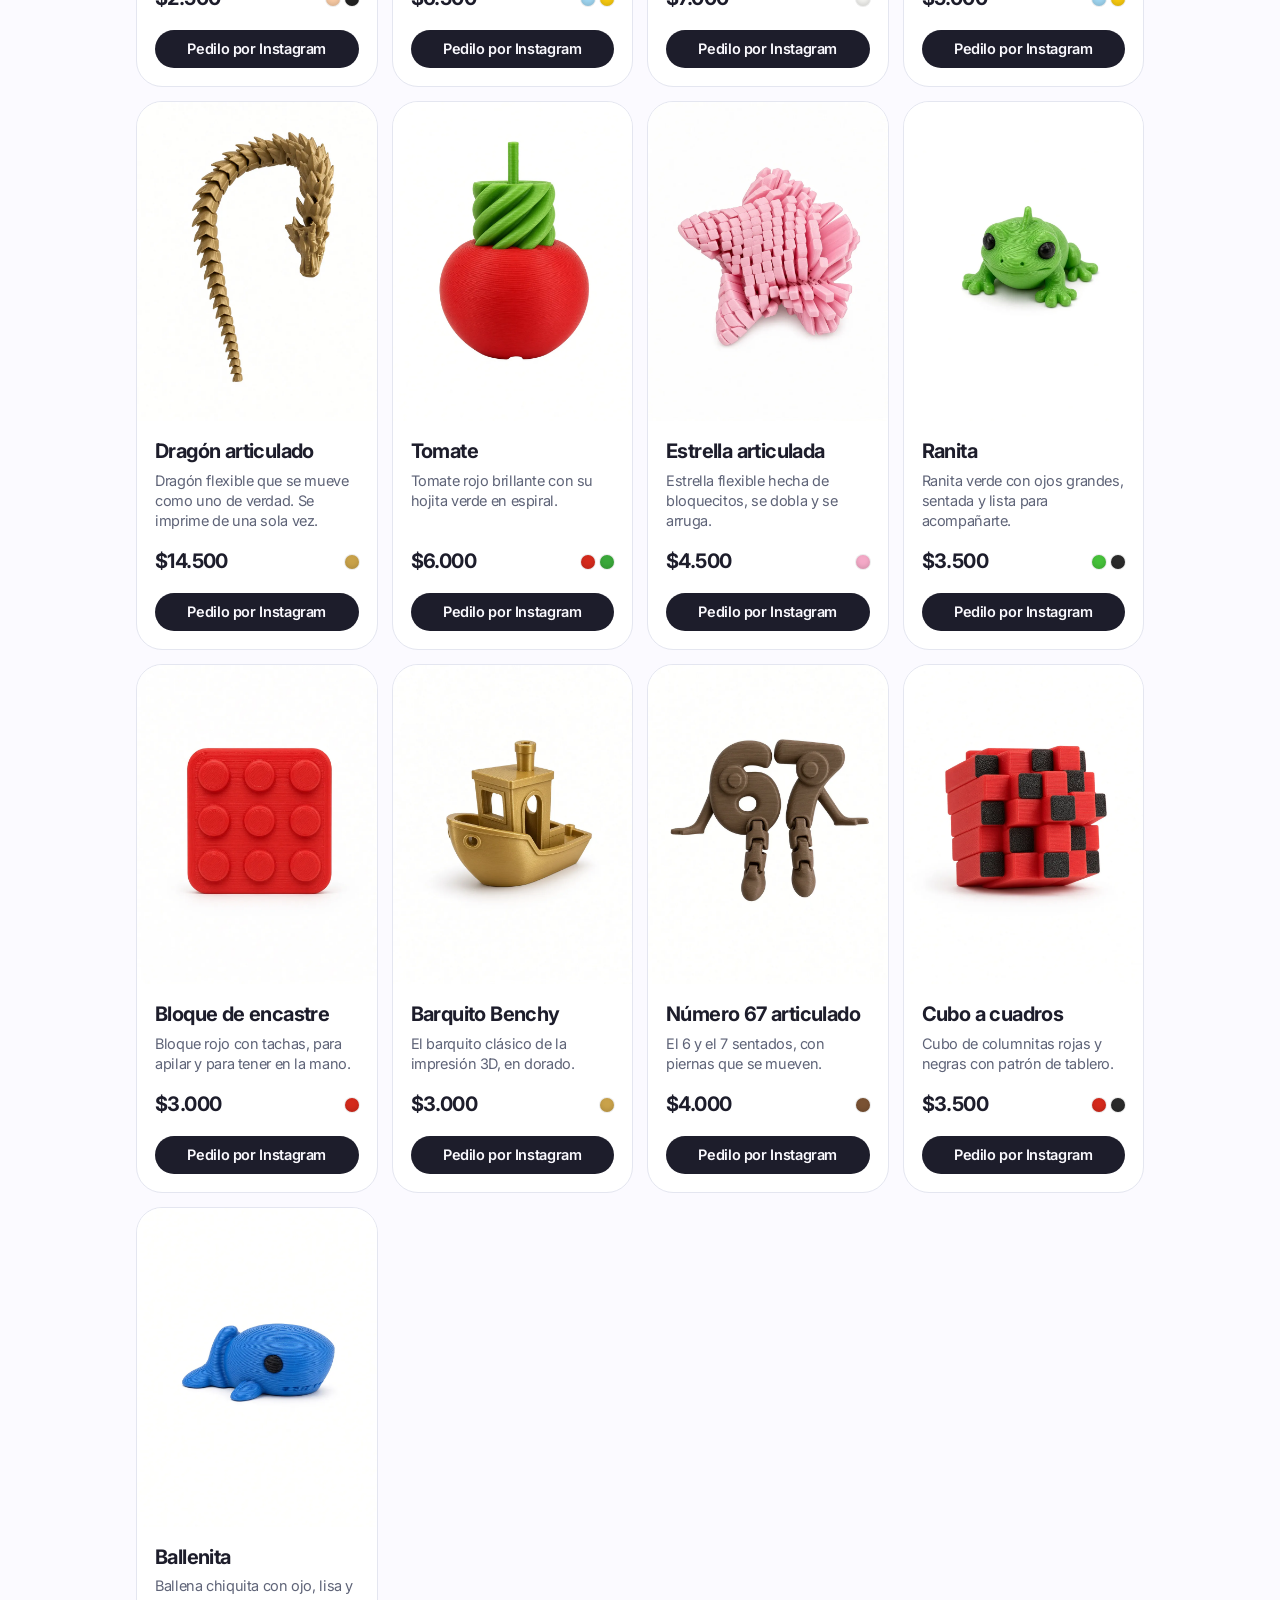
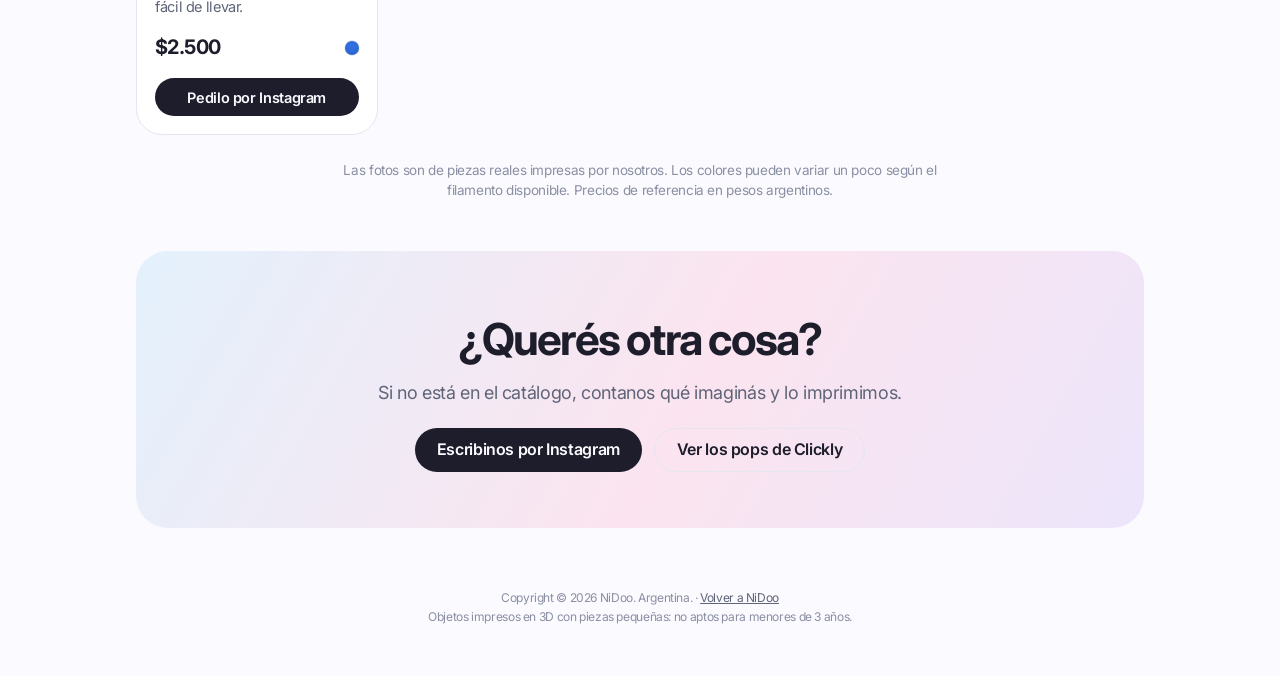
<file: catalogo/index.html>
<!doctype html>
<html lang="es-AR">
<head>
<meta charset="utf-8">
<meta name="viewport" content="width=device-width,initial-scale=1,viewport-fit=cover">
<link rel="icon" href="/favicon.svg" type="image/svg+xml">
<link rel="icon" href="/favicon.ico" sizes="32x32">
<link rel="apple-touch-icon" href="/apple-touch-icon.png">
<title>Catálogo · NiDoo</title>
<meta name="description" content="Catálogo de NiDoo: figuras, comiditas, articulados y fidgets impresos en 3D en Argentina. Elegí colores y pedilo por Instagram.">
<link rel="preconnect" href="https://fonts.googleapis.com">
<link rel="preconnect" href="https://fonts.gstatic.com" crossorigin>
<link rel="stylesheet" href="https://fonts.googleapis.com/css2?family=Inter:wght@400;500;600;700&display=swap">
<style>
:root{
  --bg:#fbfaff;--bg2:#f1f4fb;--card:#ffffff;--fg:#1d1d2b;--fg2:#5f6478;--fg3:#8a8fa3;--line:#e4e6f0;
  --sky:#a9d6f5;--sky2:#7fbfea;--pink:#f6b8d1;--pink2:#ee8fb6;--lila:#cbbcf3;--mint:#b6ead8;
  --nav:rgba(251,250,255,.78);
  --sf:-apple-system,BlinkMacSystemFont,"SF Pro Display","SF Pro Text","Helvetica Neue",Inter,"Segoe UI",Roboto,Arial,sans-serif;
  --ease:cubic-bezier(.2,.8,.2,1);
  color-scheme:light;
}
@media (prefers-color-scheme:dark){:root:not([data-theme="light"]){--bg:#0e0f17;--bg2:#161827;--card:#1b1d2e;--fg:#f3f3fa;--fg2:#b4b8cc;--fg3:#8a8fa3;--line:#2b2e44;--nav:rgba(14,15,23,.78);color-scheme:dark}}
:root[data-theme="dark"]{--bg:#0e0f17;--bg2:#161827;--card:#1b1d2e;--fg:#f3f3fa;--fg2:#b4b8cc;--fg3:#8a8fa3;--line:#2b2e44;--nav:rgba(14,15,23,.78);color-scheme:dark}
*{box-sizing:border-box}
html{scroll-behavior:smooth}
body{margin:0;background:var(--bg);color:var(--fg);font-family:var(--sf);font-size:17px;line-height:1.47;letter-spacing:-.022em;-webkit-font-smoothing:antialiased}
a{color:inherit;text-decoration:none}
h1,h2,h3,p{margin:0}h1,h2,h3{text-wrap:balance}
img{max-width:100%;height:auto;display:block}
.wrap{max-width:1040px;margin:0 auto;padding-left:max(16px,env(safe-area-inset-left,0px));padding-right:max(16px,env(safe-area-inset-right,0px))}
:focus-visible{outline:2px solid var(--sky2);outline-offset:2px;border-radius:6px}

/* nav */
.gn{position:sticky;top:0;z-index:50;background:var(--nav);backdrop-filter:saturate(180%) blur(20px);-webkit-backdrop-filter:saturate(180%) blur(20px);border-bottom:1px solid color-mix(in srgb,var(--line) 60%,transparent)}
.gn .wrap{height:48px;display:flex;align-items:center;gap:24px;font-size:13px}
.logo{display:flex;align-items:center;gap:6px;font-weight:600;font-size:17px;letter-spacing:-.02em}
.logo svg{width:13px;height:16px}
.gn .sp{flex:1}
.gn a.k{color:var(--fg2)}.gn a.k:hover{color:var(--fg)}
.gn a.on{color:var(--fg);font-weight:600}

/* hero */
.hero{position:relative;overflow:hidden;text-align:center;padding:90px 0 40px}
.blob{position:absolute;border-radius:50%;filter:blur(60px);opacity:.55;pointer-events:none;animation:drift 14s ease-in-out infinite}
.b1{width:520px;height:520px;background:var(--sky);left:-160px;top:-140px}
.b2{width:460px;height:460px;background:var(--pink);right:-140px;top:40px;animation-delay:-5s}
.b3{width:380px;height:380px;background:var(--lila);left:35%;top:260px;opacity:.35;animation-delay:-9s}
@keyframes drift{0%,100%{transform:translate(0,0)}50%{transform:translate(30px,-24px) scale(1.05)}}
.eye{font-size:13px;font-weight:600;letter-spacing:.06em;text-transform:uppercase;color:var(--fg3)}
.hero h1{position:relative;font-size:clamp(64px,13vw,150px);font-weight:700;letter-spacing:-.055em;line-height:.95;margin-top:10px;
 background:linear-gradient(100deg,var(--sky2) 0%,#9fb7f2 35%,var(--pink2) 70%,#f5a3c4 100%);-webkit-background-clip:text;background-clip:text;color:transparent;-webkit-text-fill-color:transparent;padding-bottom:.08em}
.hero .lead{position:relative;font-size:clamp(19px,2.4vw,26px);color:var(--fg2);max-width:640px;margin:14px auto 0;letter-spacing:-.025em}
.chips{position:relative;display:flex;flex-wrap:wrap;gap:8px;justify-content:center;margin-top:26px}
.chips span{font-size:14px;font-weight:500;padding:7px 14px;border-radius:980px;background:color-mix(in srgb,var(--card) 80%,transparent);border:1px solid var(--line)}


.cat{padding:10px 0 30px}
.filters{display:flex;flex-wrap:wrap;gap:8px;justify-content:center;margin:0 0 26px}
.filters button{font:inherit;font-size:15px;font-weight:500;padding:8px 16px;border-radius:980px;border:1px solid var(--line);background:var(--card);color:var(--fg2);cursor:pointer;min-height:40px}
.filters button[aria-pressed="true"]{background:var(--fg);color:var(--bg);border-color:var(--fg)}
.cgrid{display:grid;grid-template-columns:repeat(auto-fill,minmax(min(100%,240px),1fr));gap:14px}
.card{position:relative;border-radius:26px;overflow:hidden;background:var(--card);border:1px solid var(--line);display:flex;flex-direction:column;transition:transform .35s var(--ease),box-shadow .35s var(--ease)}
.card:hover{transform:translateY(-4px);box-shadow:0 24px 50px -24px rgba(80,90,150,.35)}
.card .ph{aspect-ratio:3/4;background:#fff;overflow:hidden;display:grid;place-items:center}
.card .ph img{width:100%;height:100%;object-fit:cover;transition:transform .6s var(--ease)}
.card .ph img.soft{object-fit:contain}
.card:hover .ph img{transform:scale(1.04)}
.card .bd{padding:16px 18px 18px;display:flex;flex-direction:column;gap:4px;flex:1}
.card h3{font-size:20px;font-weight:700;letter-spacing:-.03em}
.card p{color:var(--fg2);font-size:14.5px;line-height:1.4}
.card .row{display:flex;align-items:center;justify-content:space-between;margin-top:auto;padding-top:12px;gap:10px}
.card .pr{font-size:20px;font-weight:700;letter-spacing:-.03em}
.dots{display:flex;gap:5px}.dots i{display:block;width:14px;height:14px;border-radius:50%;box-shadow:inset 0 -2px 4px rgba(0,0,0,.12),0 0 0 1px rgba(0,0,0,.08)}
.card .btn{min-height:38px;padding:0 16px;font-size:14.5px;margin-top:12px;justify-content:center}
.cathead{display:flex;align-items:baseline;justify-content:space-between;margin-bottom:12px}
.note{color:var(--fg3);font-size:13.5px;text-align:center;max-width:620px;margin:26px auto 0}
.hero{padding:80px 0 30px}
.hero h1{font-size:clamp(54px,11vw,120px)}
.nbox{margin-top:0}
.price{display:flex;align-items:center;gap:14px;margin-top:22px;flex-wrap:wrap}
@media (max-width:760px){.price{justify-content:center}}
.btn{display:inline-flex;align-items:center;gap:8px;min-height:44px;padding:0 22px;border-radius:980px;font-weight:600;font-size:16px;background:var(--fg);color:var(--bg);transition:transform .15s}
.btn:active{transform:scale(.97)}
.btn.soft{background:transparent;color:var(--fg);border:1px solid var(--line)}
.soon{font-size:15px;color:var(--fg3)}


/* próximos */
.next{padding:60px 0 30px}
.nbox{border-radius:32px;padding:clamp(28px,5vw,56px);text-align:center;background:linear-gradient(120deg,#e3f1fc,#fbe4ef 55%,#ece5fb)}
@media (prefers-color-scheme:dark){:root:not([data-theme="light"]) .nbox{background:linear-gradient(120deg,#1e2b45,#3a2236 55%,#2a2446)}}
:root[data-theme="dark"] .nbox{background:linear-gradient(120deg,#1e2b45,#3a2236 55%,#2a2446)}
.nbox h3{font-size:clamp(28px,4vw,44px);font-weight:700;letter-spacing:-.04em}
.nbox p{color:var(--fg2);margin-top:8px;font-size:18px}
.nbox .ctas{display:flex;gap:12px;justify-content:center;flex-wrap:wrap;margin-top:22px}

footer{color:var(--fg3);font-size:12px;padding:30px 0 50px;text-align:center;line-height:1.6}
footer a{color:var(--fg2);text-decoration:underline}

.rv{opacity:0;transform:translateY(30px);transition:opacity .8s var(--ease),transform .8s var(--ease)}
.rv.in{opacity:1;transform:none}
@media (prefers-reduced-motion:reduce){*{animation:none!important}.rv{opacity:1;transform:none}}

.card .ph img.soft{padding:0}
.card .btn{width:100%}
</style>
</head>
<body>
<svg width="0" height="0" style="position:absolute" aria-hidden="true"><defs>
<symbol id="egg" viewBox="0 0 26 32"><path fill="currentColor" d="M12.2 1C5.6 1.4 1 10.6 1 19.4 1 26.6 6.2 31 13.4 31 20.5 31 25 26.3 25 19.6 25 10.1 19.5.6 12.2 1Z"/></symbol>
</defs></svg>
<nav class="gn" aria-label="NiDoo">
  <div class="wrap">
    <a class="logo" href="/" aria-label="NiDoo, inicio"><svg aria-hidden="true"><use href="#egg"/></svg>NiDoo</a>
    <a class="k" href="/clickly/">Clickly</a>
    <a class="k on" href="/catalogo/">Catálogo</a>
    <span class="sp"></span>
  </div>
</nav>
<main>
  <header class="hero">
    <i class="blob b1"></i><i class="blob b2"></i><i class="blob b3"></i>
    <div class="wrap">
      <div class="eye">NiDoo presenta</div>
      <h1>Catálogo</h1>
      <p class="lead">Figuras, comiditas, articulados y fidgets. Todo impreso en 3D en Argentina, con los colores que más te gusten.</p>
      <div class="chips" aria-hidden="true"><span>Impresos en 3D</span><span>Colores a elección</span><span>Hechos en Argentina</span></div>
    </div>
  </header>
  <section class="cat" id="catalogo">
    <div class="wrap">
      <div class="filters" id="filters" role="group" aria-label="Categorías"></div>
      <div class="cathead"><span id="catN" style="color:var(--fg3);font-size:15px"></span></div>
      <div class="cgrid" id="cgrid"></div>
      <p class="note">Las fotos son de piezas reales impresas por nosotros. Los colores pueden variar un poco según el filamento disponible. Precios de referencia en pesos argentinos.</p>
    </div>
  </section>
  <section class="next" style="padding-top:20px">
    <div class="wrap"><div class="nbox rv">
      <h3>¿Querés otra cosa?</h3>
      <p>Si no está en el catálogo, contanos qué imaginás y lo imprimimos.</p>
      <div class="ctas"><a class="btn" href="https://www.instagram.com/clickly_oficial/" target="_blank" rel="noopener">Escribinos por Instagram</a><a class="btn soft" href="/clickly/">Ver los pops de Clickly</a></div>
    </div></div>
  </section>
</main>
<footer><div class="wrap">Copyright © 2026 NiDoo. Argentina. · <a href="/">Volver a NiDoo</a><br>Objetos impresos en 3D con piezas pequeñas: no aptos para menores de 3 años.</div></footer>
<script>
const P=[{"id": "hexagono", "n": "Hexágono infinito", "d": "Hexágonos que se hunden en espiral. Un fidget que hipnotiza.", "c": "Fidgets", "p": 6000, "i": "hexagono.webp", "k": [["Dorado", "#c9a24a"]]}, {"id": "queso", "n": "Cuñas de queso", "d": "Quesos con agujeros, para jugar y para apilar.", "c": "Comiditas", "p": 5500, "i": "queso.webp", "k": [["Amarillo", "#f7cf1f"]]}, {"id": "capibara", "n": "Capibara", "d": "Capibara sentada, redonda y con carita. De adorno o de compañera de escritorio.", "c": "Figuras", "p": 10000, "i": "capibara.webp", "k": [["Beige", "#f0c7a8"], ["Marrón", "#7a5233"], ["Negro", "#2b2b2b"]]}, {"id": "choclo", "n": "Choclo", "d": "Un choclo con todos sus granos en relieve.", "c": "Comiditas", "p": 8500, "i": "choclo.webp", "k": [["Amarillo", "#f7cf1f"]]}, {"id": "ravioli", "n": "Llavero ravioli", "d": "Ravioli con carita para colgar donde quieras.", "c": "Llaveros", "p": 2500, "i": "ravioli.webp", "k": [["Durazno", "#f7c9a3"], ["Negro", "#222222"]]}, {"id": "torre", "n": "Torre espiral", "d": "Torre en espiral de dos colores, con huecos que dejan ver el interior.", "c": "Fidgets", "p": 6500, "i": "torre.webp", "k": [["Celeste", "#9fd5f0"], ["Amarillo", "#f6c80f"]]}, {"id": "mando", "n": "Mando fidget", "d": "Mando mini con botones y palanquitas para apretar y girar.", "c": "Fidgets", "p": 7000, "i": "mando.webp", "k": [["Blanco", "#f1f1ee"]]}, {"id": "cajarueda", "n": "Cajita con rueda", "d": "Cajita celeste de esquinas redondeadas con una ruedita dentada arriba.", "c": "Fidgets", "p": 5000, "i": "cajarueda.webp", "k": [["Celeste", "#9fd5f0"], ["Amarillo", "#f6c80f"]]}, {"id": "dragon", "n": "Dragón articulado", "d": "Dragón flexible que se mueve como uno de verdad. Se imprime de una sola vez.", "c": "Articulados", "p": 14500, "i": "dragon.webp", "k": [["Dorado", "#c9a24a"]]}, {"id": "tomate", "n": "Tomate", "d": "Tomate rojo brillante con su hojita verde en espiral.", "c": "Comiditas", "p": 6000, "i": "tomate.webp", "k": [["Rojo", "#d42a1c"], ["Verde", "#3aa83a"]]}, {"id": "estrella", "n": "Estrella articulada", "d": "Estrella flexible hecha de bloquecitos, se dobla y se arruga.", "c": "Articulados", "p": 4500, "i": "estrella.webp", "k": [["Rosa", "#f4a9c7"]]}, {"id": "rana", "n": "Ranita", "d": "Ranita verde con ojos grandes, sentada y lista para acompañarte.", "c": "Figuras", "p": 3500, "i": "rana.webp", "k": [["Verde", "#46c13a"], ["Negro", "#2b2b2b"]]}, {"id": "bloque", "n": "Bloque de encastre", "d": "Bloque rojo con tachas, para apilar y para tener en la mano.", "c": "Objetos", "p": 3000, "i": "bloque.webp", "k": [["Rojo", "#d42a1c"]]}, {"id": "benchy", "n": "Barquito Benchy", "d": "El barquito clásico de la impresión 3D, en dorado.", "c": "Figuras", "p": 3000, "i": "benchy.webp", "k": [["Dorado", "#c9a24a"]]}, {"id": "sesenta7", "n": "Número 67 articulado", "d": "El 6 y el 7 sentados, con piernas que se mueven.", "c": "Articulados", "p": 4000, "i": "sesenta7.webp", "k": [["Marrón", "#7a5233"]]}, {"id": "cubo", "n": "Cubo a cuadros", "d": "Cubo de columnitas rojas y negras con patrón de tablero.", "c": "Fidgets", "p": 3500, "i": "cubo.webp", "k": [["Rojo", "#d42a1c"], ["Negro", "#2b2b2b"]]}, {"id": "ballena", "n": "Ballenita", "d": "Ballena chiquita con ojo, lisa y fácil de llevar.", "c": "Figuras", "p": 2500, "i": "ballena.webp", "k": [["Azul", "#2f6fe0"]]}];
const money=v=>'$'+Math.round(v).toLocaleString('es-AR');
const IG='https://www.instagram.com/clickly_oficial/';
const cats=['Todos',...new Set(P.map(p=>p.c))];let cur='Todos';
const F=document.getElementById('filters'),G=document.getElementById('cgrid');
function draw(){
 F.innerHTML=cats.map(c=>`<button aria-pressed="${c===cur}" data-c="${c}">${c}</button>`).join('');
 F.querySelectorAll('button').forEach(b=>b.onclick=()=>{cur=b.dataset.c;draw()});
 const L=P.filter(p=>cur==='Todos'||p.c===cur);
 document.getElementById('catN').textContent=L.length+(L.length===1?' modelo':' modelos');
 G.innerHTML=L.map(p=>`<article class="card">
  <div class="ph"><img src="img/${p.i}" alt="${p.n}" loading="lazy"></div>
  <div class="bd"><h3>${p.n}</h3><p>${p.d}</p>
  <div class="row"><span class="pr">${money(p.p)}</span><span class="dots" title="${p.k.map(c=>c[0]).join(', ')}">${p.k.map(c=>`<i style="background:${c[1]}"></i>`).join('')}</span></div>
  <a class="btn" href="${IG}" target="_blank" rel="noopener">Pedilo por Instagram</a></div></article>`).join('');
}
draw();
const io=new IntersectionObserver(es=>es.forEach(e=>{if(e.isIntersecting){e.target.classList.add('in');io.unobserve(e.target)}}),{threshold:.15});
document.querySelectorAll('.rv').forEach(el=>io.observe(el));
</script>
</body></html>
</file>
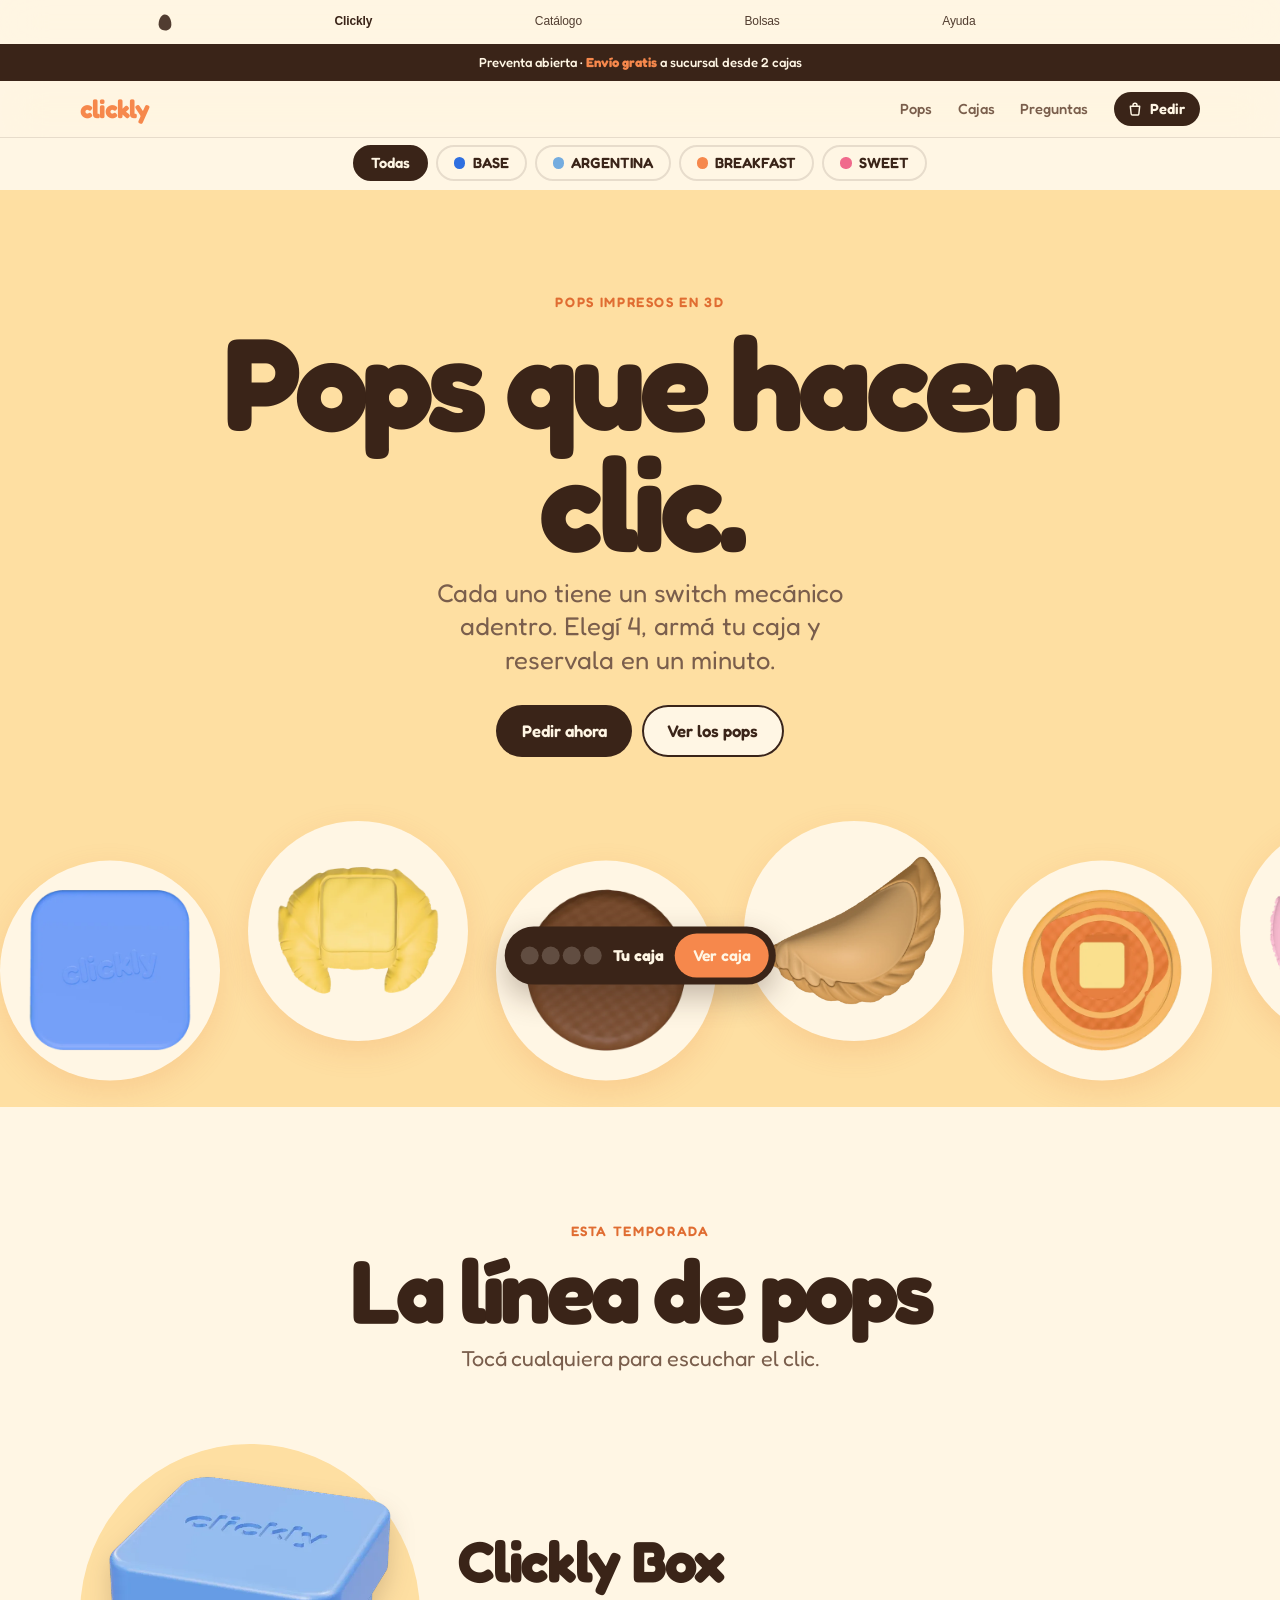
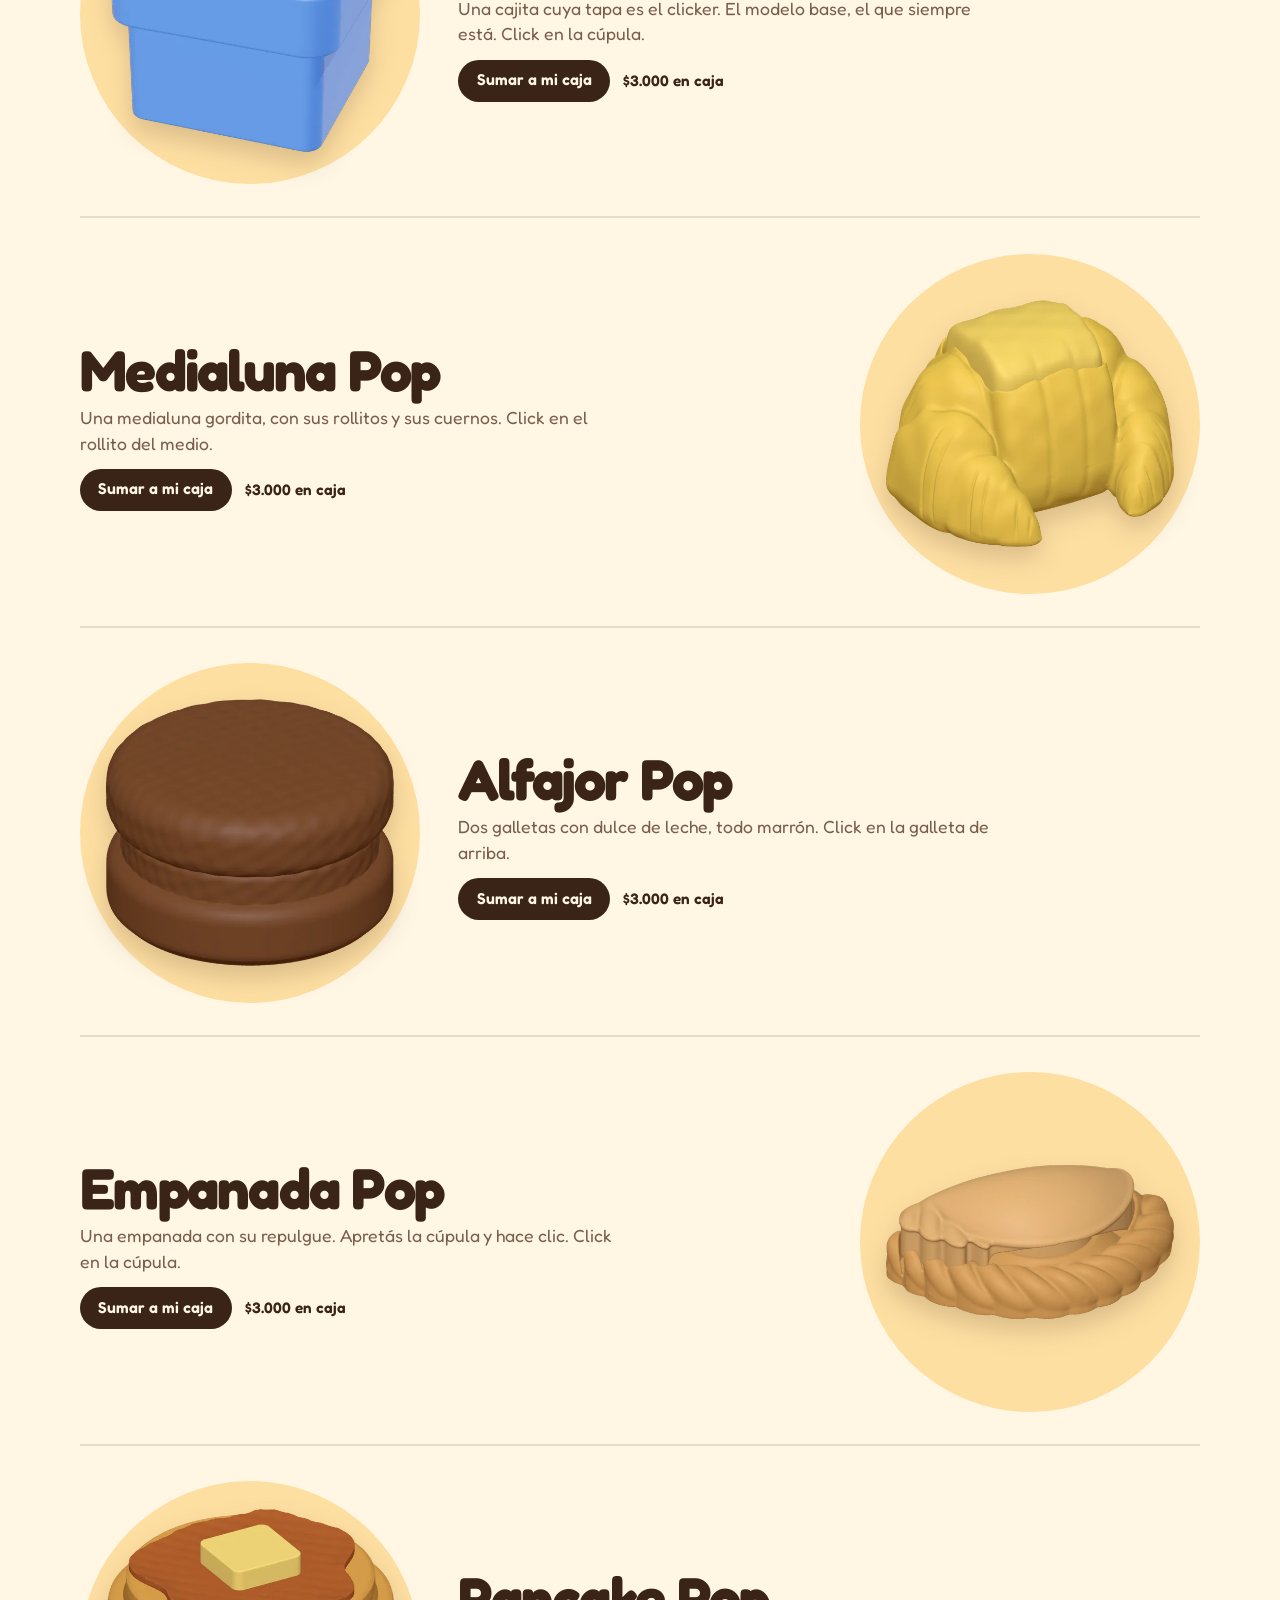
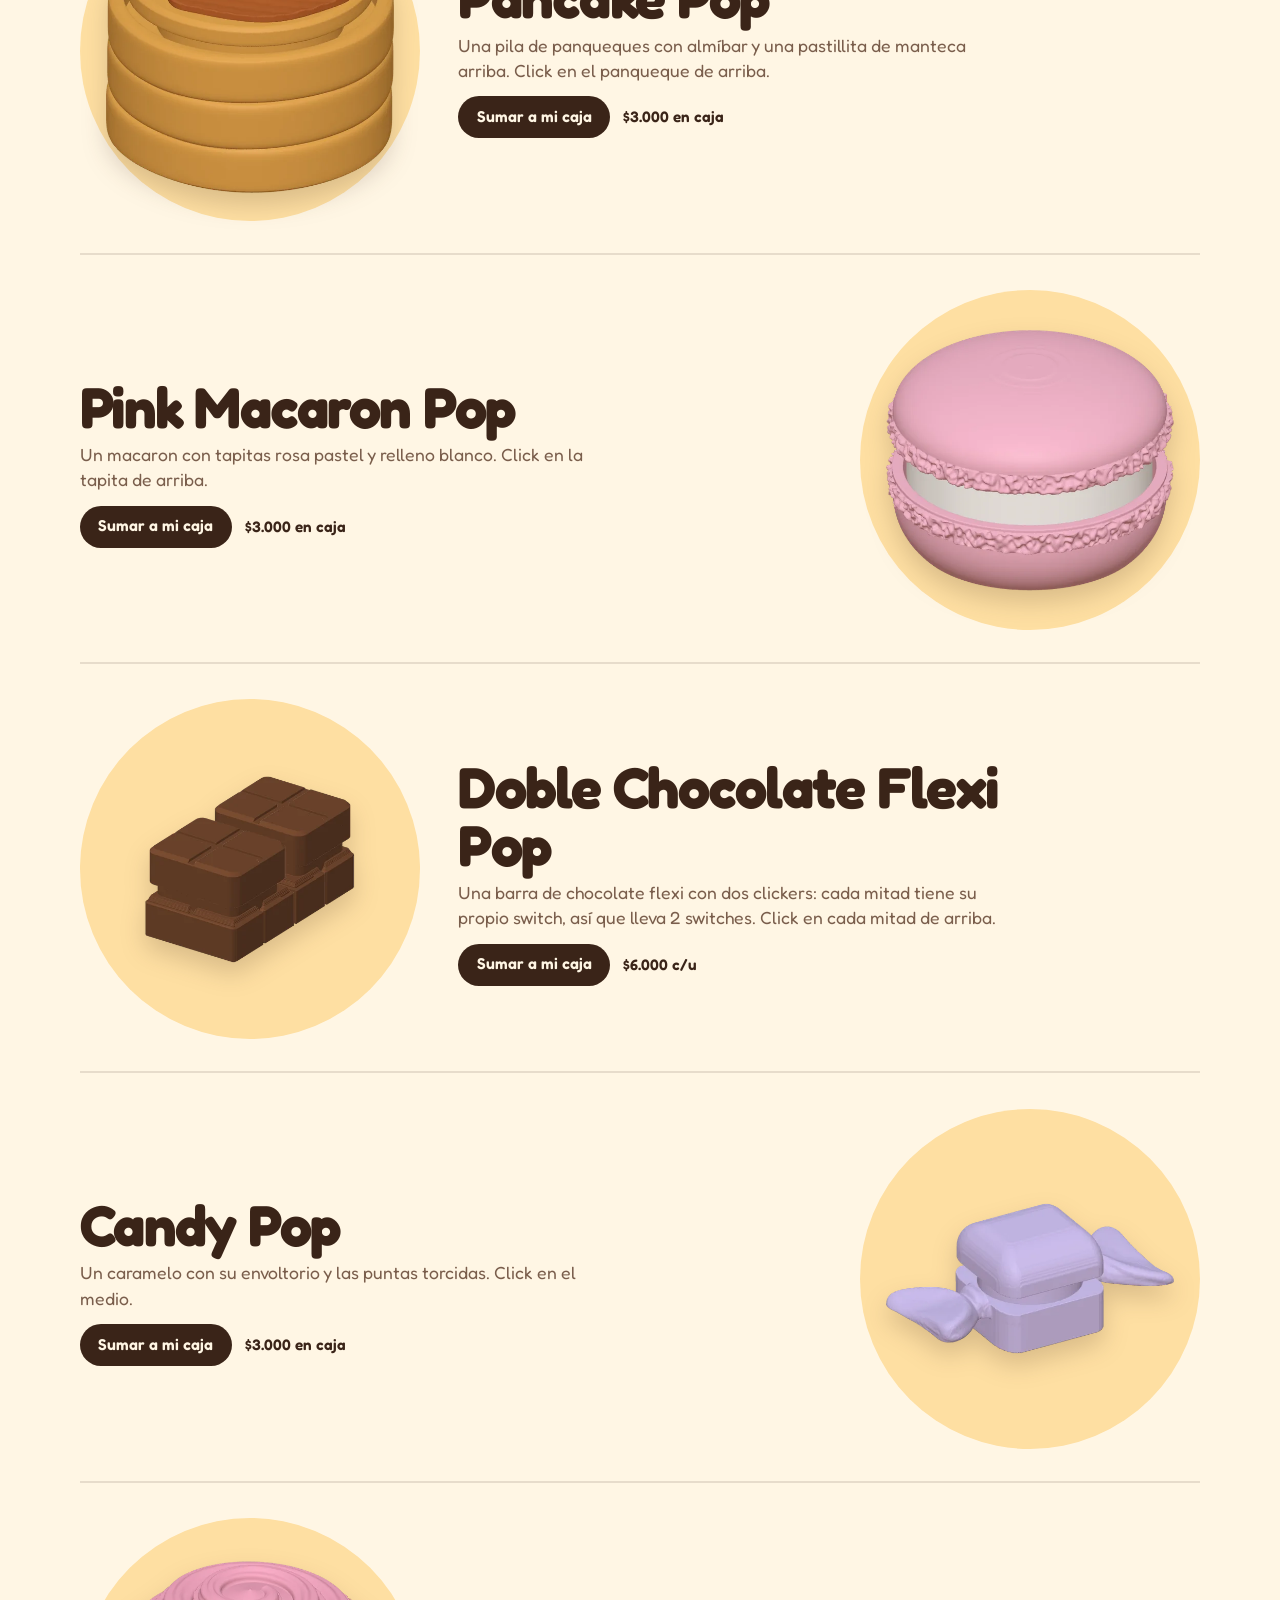
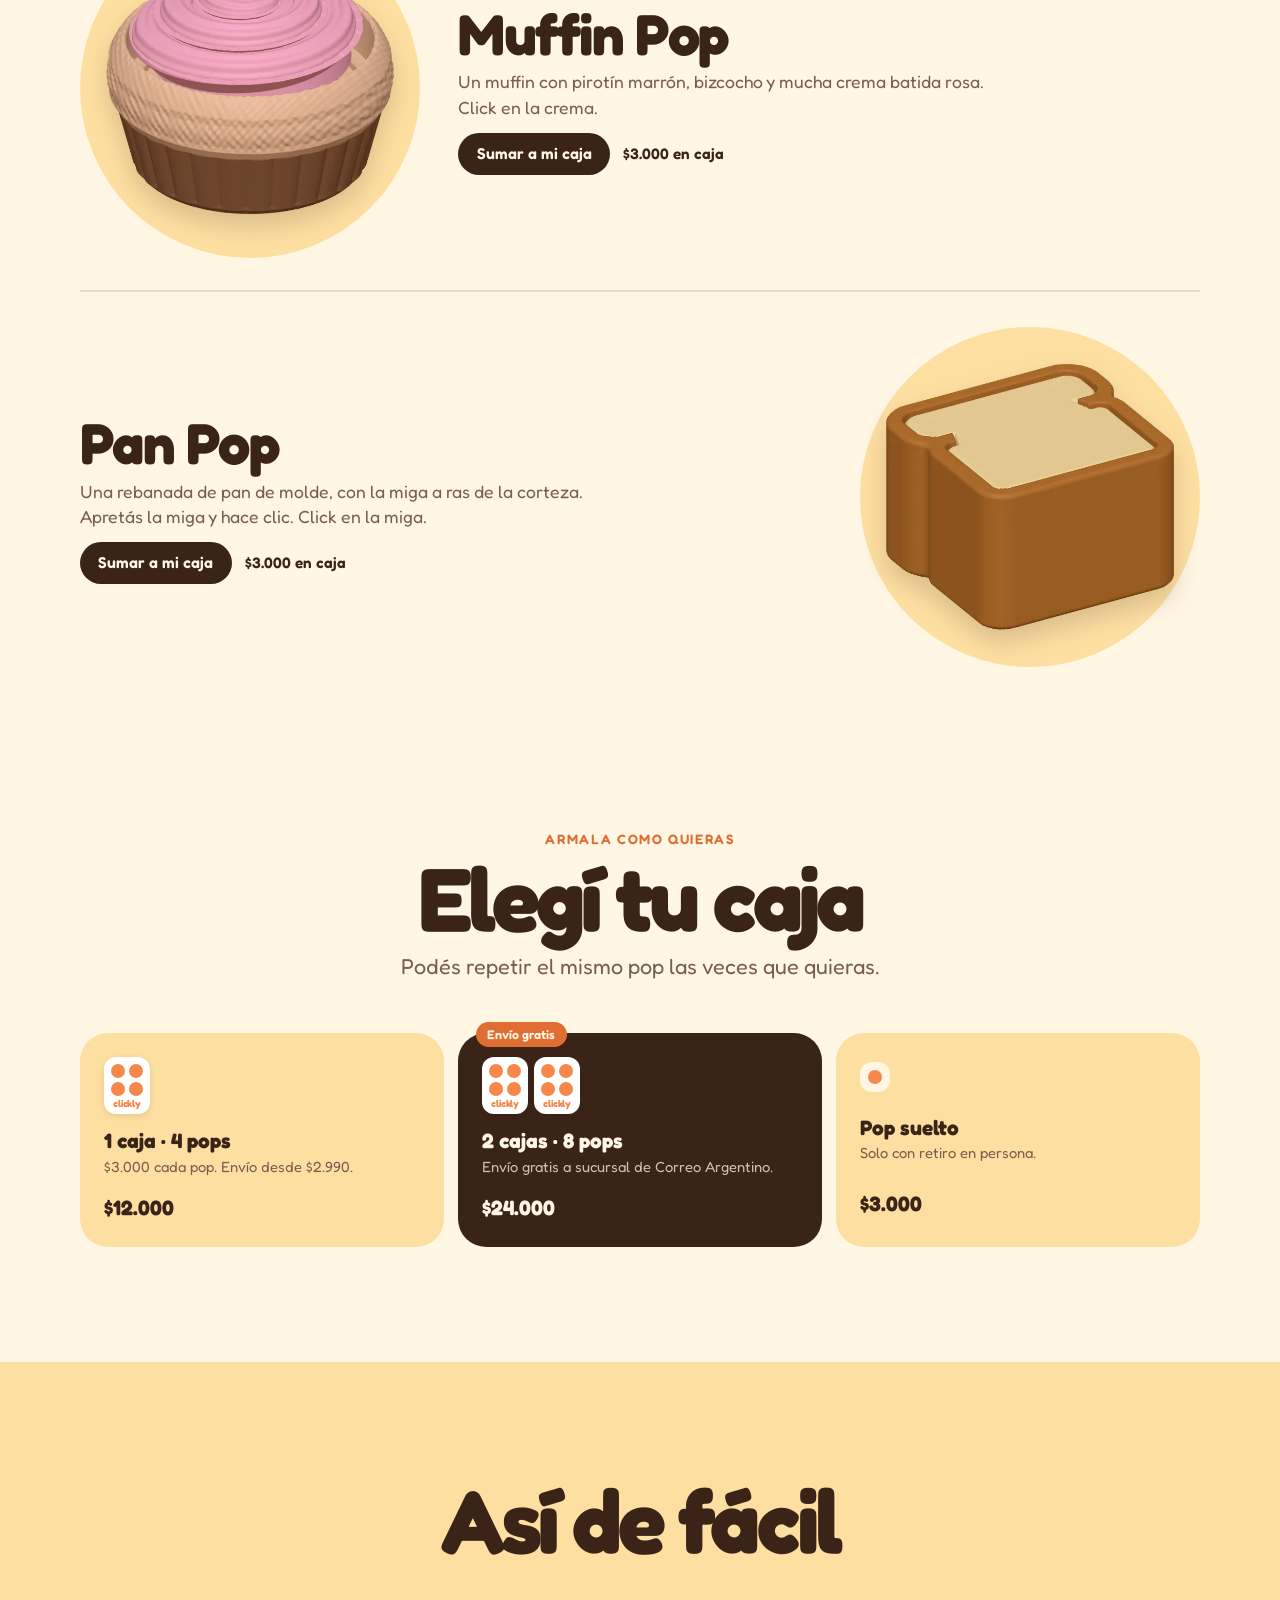
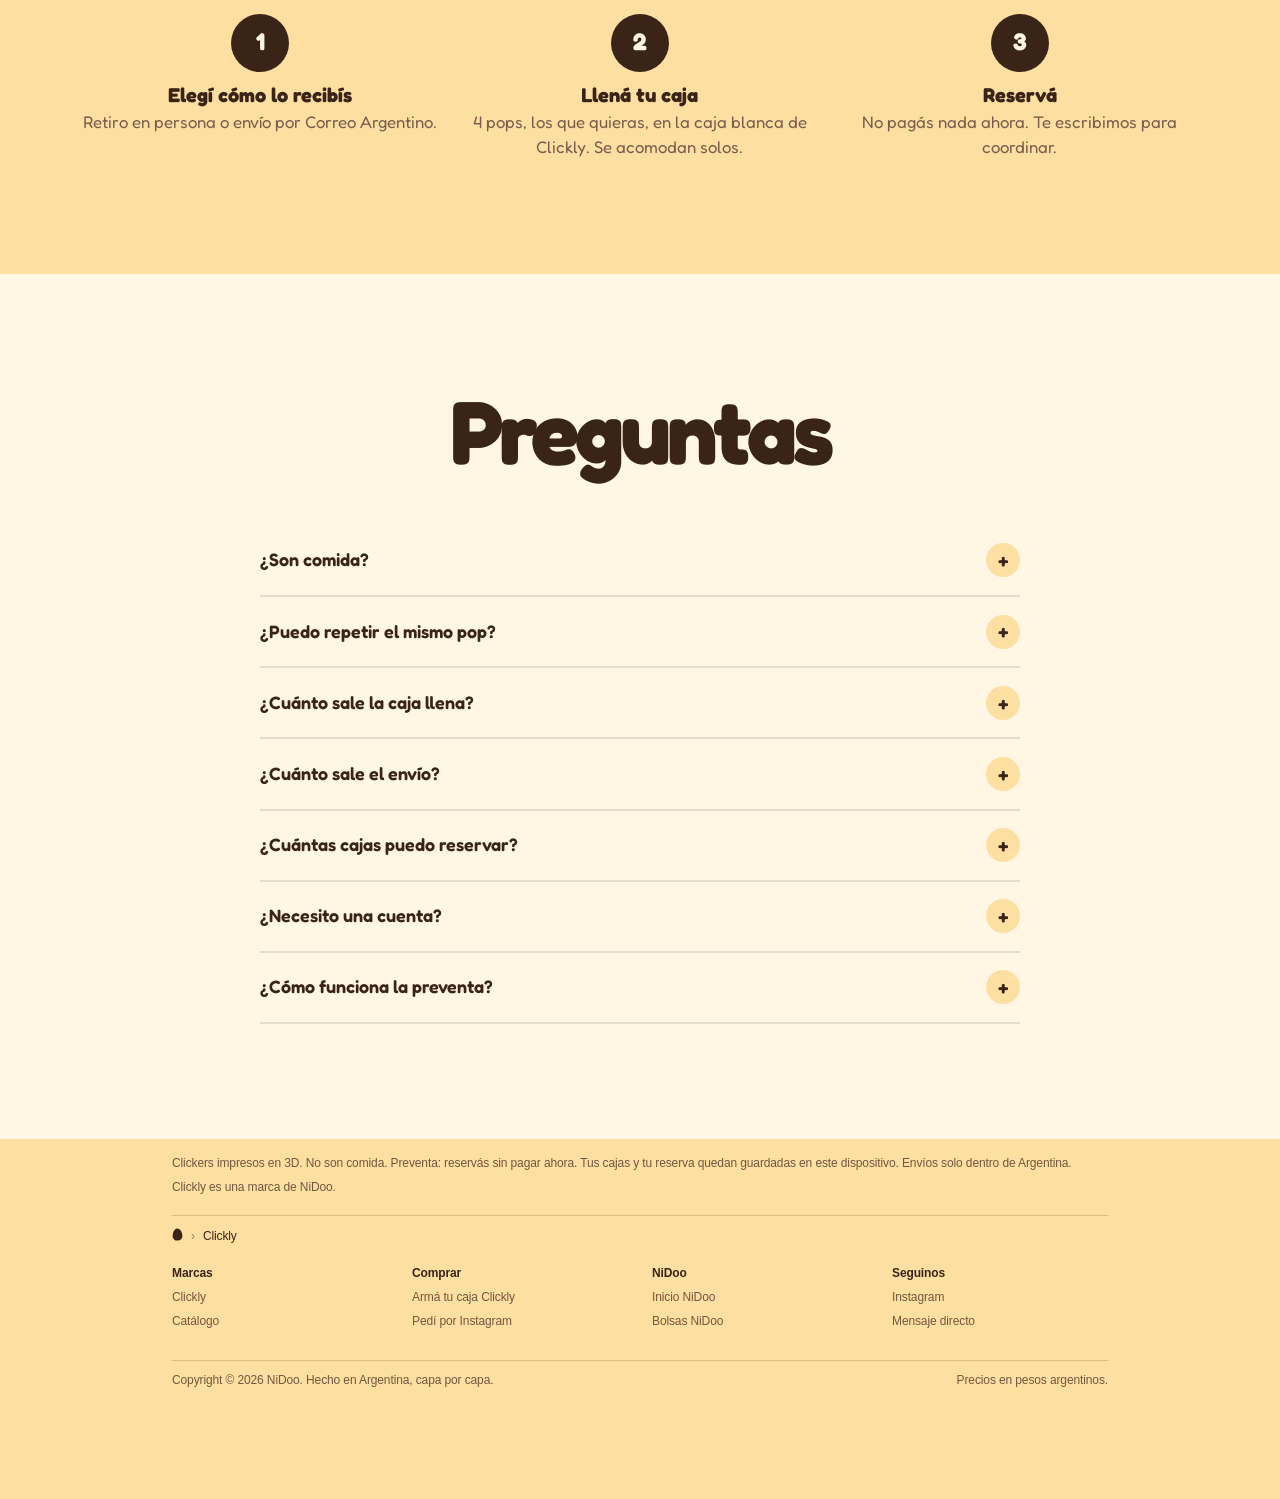
<file: clickly/index.html>
<!doctype html>
<html lang="es-AR" data-gn="clickly" data-ft="clickly">
<meta charset="utf-8">
<meta name="viewport" content="width=device-width,initial-scale=1,viewport-fit=cover">
<link rel="icon" href="/clickly/favicon.svg" type="image/svg+xml">
<link rel="icon" href="/clickly/favicon.ico" sizes="32x32">
<link rel="apple-touch-icon" href="/clickly/apple-touch-icon.png">
<title>Clickly · Pops que hacen clic</title>
<meta name="description" content="Clickly: pops impresos en 3D con un switch mecánico adentro. Elegí 4, armá tu caja y reservala en preventa.">
<meta name="theme-color" content="#FFF6E4">
<link rel="preconnect" href="https://fonts.googleapis.com"><link rel="preconnect" href="https://fonts.gstatic.com" crossorigin>
<link href="https://fonts.googleapis.com/css2?family=Fredoka:wght@400;500;600;700&display=swap" rel="stylesheet">
<style>
/* Clickly: fondo blanco limpio, rosa de marca, pops grandes en círculos y un pedido en 3 pasos (entrega, caja, pops). */
:root{
  --bg:#FFF6E4;--paper:#FFF6E4;--pink:#FEDFA2;--pink2:#F6884C;--rose:#E06D32;--ink:#3A2418;--ink2:#7A5E4C;--line:rgba(58,36,24,.12);
  --accent:#F6884C;--accent-d:#E06D32;--good:#E06D32;--bad:#E06D32;
  --f:'Fredoka',ui-rounded,system-ui,sans-serif;--spring:cubic-bezier(.34,1.56,.64,1);--ease:cubic-bezier(.2,.9,.25,1);
  color-scheme:light;
}
*,*::before,*::after{box-sizing:border-box}
html{-webkit-text-size-adjust:100%;text-size-adjust:100%;scroll-behavior:smooth;scroll-padding-top:70px}
body{transition:background .5s var(--ease),color .5s;margin:0;background:var(--bg);color:var(--ink);font:400 1.05rem/1.45 var(--f);-webkit-font-smoothing:antialiased;overflow-x:clip}
img{display:block;max-width:100%;height:auto;-webkit-user-drag:none;user-select:none}
button{font:inherit;color:inherit;border:0;background:none;cursor:pointer;-webkit-tap-highlight-color:transparent;touch-action:manipulation}
a{color:var(--accent-d)}
h1,h2,h3,p{margin:0}
.wrap{width:min(1120px,100% - 32px);margin-inline:auto}
.tab{font-variant-numeric:tabular-nums}
[data-press]{transition:transform .35s var(--spring)}
[data-press].press{transform:scale(.94);transition-duration:.08s}
:focus-visible{outline:3px solid var(--accent-d);outline-offset:3px;border-radius:12px}

.pill{display:inline-flex;align-items:center;justify-content:center;gap:.5rem;min-height:52px;padding:0 1.6rem;border-radius:999px;font-weight:600;font-size:1.05rem;background:var(--ink);color:var(--paper);text-decoration:none;transition:transform .3s var(--spring),background .2s}
.pill:hover{transform:translateY(-2px)}
.pill.w{background:var(--paper);color:var(--ink);box-shadow:inset 0 0 0 2px var(--ink)}
.pill.o{background:var(--accent);}
.pill.sm{min-height:42px;padding:0 1.15rem;font-size:.98rem}
.pill[disabled]{opacity:.4;pointer-events:none}
.linkbtn{color:var(--accent-d);text-decoration:underline;font-weight:600;padding:0}

/* Aviso y barra de arriba */
.ann{background:var(--ink);color:var(--paper);text-align:center;font-weight:500;font-size:.9rem;padding:.5rem 16px}
.ann b{color:var(--accent)}
.nav{position:sticky;top:0;z-index:40;background:color-mix(in srgb,var(--bg) 92%,transparent);-webkit-backdrop-filter:blur(12px);backdrop-filter:blur(12px);transition:box-shadow .3s}
.nav.sc{box-shadow:0 1px 0 var(--line)}
.nav .wrap{display:grid;grid-template-columns:1fr auto 1fr;align-items:center;height:64px}
.nav .lk{display:flex;gap:1.3rem}.nav .lk a{color:var(--ink);text-decoration:none;font-weight:600}
.nav .lk a:not(:first-child){display:none}
.word{font-weight:700;font-size:1.9rem;letter-spacing:-.03em;color:var(--accent);text-decoration:none;line-height:1}
.nav .r{justify-self:end}
.bag{position:relative;display:flex;align-items:center;gap:.45rem;height:44px;padding:0 1.1rem 0 .95rem;border-radius:999px;background:var(--ink);color:var(--paper);font-weight:600}
.bag svg{width:19px;height:19px}
.bag .n{position:absolute;top:-6px;right:-6px;min-width:22px;height:22px;padding:0 6px;border-radius:999px;background:var(--rose);color:var(--paper);font-size:.8rem;display:grid;place-items:center;box-shadow:0 0 0 2px var(--paper);transform:scale(0);transition:transform .35s var(--spring)}
.bag .n.on{transform:scale(1)}
.bag.bump{animation:bump .5s var(--spring)}
@keyframes bump{30%{transform:scale(1.16) rotate(-4deg)}60%{transform:scale(.96)}}

/* Portada rosa */
.hero{transition:background .5s var(--ease);background:var(--pink);overflow:hidden;text-align:center;padding:2.6rem 0 0}
.hero .kick{font-weight:600;font-size:.85rem;letter-spacing:.12em;text-transform:uppercase;color:var(--rose)}
.hero h1{font-size:clamp(2.7rem,12vw,6rem);line-height:.9;letter-spacing:-.04em;font-weight:700;margin:.6rem auto .8rem;max-width:12ch}
.hero h1 span{display:inline-block;opacity:0;transform:translateY(40%) rotate(4deg);animation:rise .8s var(--spring) forwards}
.hero h1 span:nth-child(2){animation-delay:.08s}.hero h1 span:nth-child(3){animation-delay:.16s}.hero h1 span:nth-child(4){animation-delay:.24s}
@keyframes rise{to{opacity:1;transform:none}}
.hero .sub{color:var(--ink2);max-width:32ch;margin:0 auto 1.3rem}
.hero .cta{display:flex;gap:.6rem;justify-content:center;flex-wrap:wrap}
.parade{position:relative;margin-top:2rem;height:calc(clamp(130px,30vw,220px)*1.3)}
.parade .row{position:absolute;left:0;top:0;display:flex;gap:clamp(10px,3vw,28px);width:max-content;animation:slide 32s linear infinite}
.parade .row button{width:clamp(130px,30vw,220px);aspect-ratio:1;flex:none;border-radius:50%;background:var(--paper);display:grid;place-items:center;box-shadow:0 10px 30px rgba(224,109,50,.16)}
.parade .row button:nth-child(odd){transform:translateY(18%)}
.parade .row img{width:84%;height:84%;object-fit:contain;animation:bob 3.6s ease-in-out infinite}
.parade .row button:nth-child(3n) img{animation-delay:-1.2s}.parade .row button:nth-child(3n+1) img{animation-delay:-2.4s}
@keyframes slide{to{transform:translateX(-50%)}}
@keyframes bob{50%{transform:translateY(-6%) rotate(-6deg)}}

section{padding:3.4rem 0}
.hd{text-align:center;margin-bottom:1.8rem}
.hd small{display:block;font-weight:600;font-size:.85rem;letter-spacing:.12em;text-transform:uppercase;color:var(--rose);margin-bottom:.4rem}
.hd h2{font-size:clamp(2.1rem,8.5vw,3.6rem);line-height:.95;letter-spacing:-.035em;font-weight:700}
.hd p{color:var(--ink2);margin-top:.6rem}

/* La línea de pops: una fila grande por pop */
.lineup{display:grid;gap:1rem}
.it{display:grid;grid-template-columns:auto 1fr;gap:1.1rem;align-items:center;padding:.6rem 0 1.1rem;border-bottom:2px solid var(--line)}
.it:last-child{border-bottom:0}
.it .ph{position:relative;width:clamp(124px,36vw,260px);aspect-ratio:1;border-radius:50%;background:var(--pink);display:grid;place-items:center}
.it .ph img{width:88%;height:88%;object-fit:contain;filter:drop-shadow(0 12px 12px rgba(58,36,24,.18));transition:transform .9s var(--spring)}
.it .ph .n{position:absolute;top:2%;right:2%;min-width:36px;height:36px;border-radius:999px;background:var(--ink);color:var(--paper);font-weight:700;display:grid;place-items:center;transform:scale(0);transition:transform .4s var(--spring)}
.it .ph .n.on{transform:scale(1)}
.it h3{font-size:clamp(1.5rem,6.4vw,2.8rem);line-height:1;letter-spacing:-.03em;font-weight:700;margin:.35rem 0 .35rem}
.it>div{max-width:540px}
.it .d{color:var(--ink2);font-size:.98rem;display:-webkit-box;-webkit-line-clamp:3;-webkit-box-orient:vertical;overflow:hidden}
.it .ft{display:flex;align-items:center;gap:.8rem;flex-wrap:wrap;margin-top:.8rem}
.it .pr{font-weight:600;font-size:.95rem}
.chip{display:inline-flex;align-items:center;gap:.35rem;font-size:.74rem;font-weight:600;letter-spacing:.06em;text-transform:uppercase;color:var(--ink2)}
.chip i{width:8px;height:8px;border-radius:50%;background:var(--lc)}
.st{font-size:.82rem;font-weight:600}.st.out{color:var(--bad)}.st.low{color:var(--accent-d)}
.it.rv .ph img{transform:rotate(-30deg) scale(.6)}
.it.rv.in .ph img{transform:none}
.stepper{display:inline-flex;align-items:center;background:var(--ink);color:var(--paper);border-radius:999px;height:44px;padding:0 3px}
.stepper button{width:38px;height:38px;border-radius:50%;font-size:1.35rem;line-height:1;display:grid;place-items:center}
.stepper button:active{background:rgba(255,246,228,.15)}
.stepper button[disabled]{opacity:.35}
.stepper output{min-width:2.2ch;text-align:center;font-weight:700;font-size:1.05rem}

/* Cajas */
.packs{display:grid;gap:.9rem}
.pk{position:relative;display:grid;grid-template-columns:auto 1fr auto;gap:1rem;align-items:center;width:100%;text-align:left;padding:1.1rem 1.2rem;border-radius:28px;background:var(--pink);transition:transform .35s var(--spring)}
.pk:hover{transform:translateY(-3px)}
.pk.hot{background:var(--ink);color:var(--paper)}
.pk b{display:block;font-size:1.3rem;line-height:1.1}
.pk small{display:block;color:var(--ink2);font-size:.92rem;margin-top:.15rem}.pk.hot small{color:rgba(255,246,228,.75)}
.pk .pr{font-weight:700;font-size:1.3rem;white-space:nowrap}
.pk .tag{position:absolute;top:-11px;left:18px;background:var(--rose);color:var(--paper);font-size:.78rem;font-weight:600;padding:.2rem .7rem;border-radius:999px}
.boxic{display:flex;gap:6px;align-items:center}
.boxic .bx{display:grid;justify-items:center;gap:3px;padding:7px 7px 5px;border-radius:12px;background:#fff;box-shadow:0 2px 6px rgba(58,36,24,.12)}
.boxic .g{display:grid;grid-template-columns:repeat(2,14px);gap:4px}
.boxic i{width:14px;height:14px;border-radius:50%;background:var(--pink2)}
.boxic .bx b{font-weight:700;font-size:.62rem;letter-spacing:-.02em;line-height:1;color:var(--accent)}
.boxic.one{padding:8px;border-radius:12px;background:var(--paper)}.boxic i.e{background:transparent}
.pk.hot .boxic{background:none}

/* Cómo funciona */
.how{background:var(--pink)}
.steps{display:grid;gap:1.2rem;counter-reset:s;text-align:center}
.stp::before{counter-increment:s;content:counter(s);display:grid;place-items:center;width:58px;height:58px;margin:0 auto .6rem;border-radius:50%;background:var(--ink);color:var(--paper);font-weight:700;font-size:1.5rem}
.stp b{display:block;font-size:1.25rem}.stp span{color:var(--ink2)}

/* Preguntas */
.faq{max-width:760px;margin-inline:auto}
details{border-bottom:2px solid var(--line)}
summary{list-style:none;cursor:pointer;display:flex;justify-content:space-between;gap:1rem;align-items:center;padding:1.1rem 0;font-weight:600;font-size:1.12rem}
summary::-webkit-details-marker{display:none}
summary::after{content:"+";flex:none;width:34px;height:34px;border-radius:50%;background:var(--pink);display:grid;place-items:center;font-size:1.3rem;transition:transform .35s var(--spring)}
details[open] summary::after{transform:rotate(45deg)}
details p{padding:0 0 1.1rem;color:var(--ink2)}

.foot{background:var(--ink);color:rgba(255,246,228,.75);padding:2.6rem 0 6rem;font-size:.92rem;text-align:center}
.foot .word{font-size:2.6rem}
.foot .lk{display:flex;flex-wrap:wrap;justify-content:center;gap:.4rem 1.3rem;margin:1rem 0}
.foot .lk a{color:var(--paper);text-decoration:none;font-weight:500}
.foot p{margin:.6rem auto 0;max-width:60ch}

/* Botón flotante de pedido */
.fab{position:fixed;left:50%;bottom:calc(14px + env(safe-area-inset-bottom,0px));z-index:45;transform:translate(-50%,0);display:flex;align-items:center;gap:.7rem;padding:7px 7px 7px 16px;border-radius:999px;background:var(--ink);color:var(--paper);box-shadow:0 12px 30px rgba(58,36,24,.3);transition:transform .5s var(--ease);width:max-content;max-width:calc(100% - 32px)}
.fab.hide{transform:translate(-50%,170%)}
.fab .slots{display:flex;gap:3px}
.fab .slots i{width:18px;height:18px;border-radius:50%;background:rgba(255,246,228,.2);overflow:hidden}
.fab .slots img{width:100%;height:100%;object-fit:cover;animation:drop .5s var(--spring)}
.fab .tx{line-height:1.15;font-size:.9rem;white-space:nowrap}.fab .tx b{display:block;font-size:.98rem}
.fab .pill{min-height:44px;padding:0 1.1rem;background:var(--accent);color:var(--paper);font-size:.98rem}

/* Pedido: panel al costado, a pantalla completa en el celular */
.drw{position:fixed;inset:0;z-index:55;background:rgba(36,22,14,.45);opacity:0;pointer-events:none;transition:opacity .3s}
.drw.open{opacity:1;pointer-events:auto}
.dp{position:absolute;top:0;right:0;bottom:0;width:min(520px,100%);background:var(--paper);display:flex;flex-direction:column;transform:translateX(100%);transition:transform .5s var(--ease)}
.drw.open .dp{transform:none}
.dp>header{padding:calc(.7rem + env(safe-area-inset-top,0px)) 16px .7rem;border-bottom:2px solid var(--line)}
.dh{display:flex;align-items:center;gap:.5rem}
.dh h2{flex:1;font-size:1.45rem;letter-spacing:-.02em;text-align:center}
.ib{width:42px;height:42px;border-radius:50%;background:var(--pink);font-size:1.35rem;line-height:1;display:grid;place-items:center}
.ib[hidden]{visibility:hidden;display:grid}
.prog{display:grid;grid-template-columns:repeat(3,1fr);gap:6px;margin-top:.7rem}
.prog button{display:grid;gap:5px;font-size:.78rem;font-weight:600;color:var(--ink2);text-align:center}
.prog button::before{content:"";height:5px;border-radius:9px;background:var(--line);transition:background .3s}
.prog button.on{color:var(--ink)}.prog button.on::before{background:var(--rose)}
.dbody{flex:1;overflow:auto;overscroll-behavior:contain;padding:1.1rem 16px 1.2rem}
.dbody .q{font-size:1.5rem;font-weight:700;letter-spacing:-.02em;margin-bottom:.9rem;text-align:center}
.step{animation:stepin .45s var(--ease)}
@keyframes stepin{from{opacity:0;transform:translateX(30px)}}
.ch{display:flex;align-items:center;gap:1rem;width:100%;text-align:left;padding:1rem 1.1rem;border-radius:22px;background:var(--paper);box-shadow:inset 0 0 0 2px var(--line);margin-bottom:.7rem;transition:box-shadow .2s,background .2s}
.ch[aria-pressed=true]{box-shadow:inset 0 0 0 3px var(--ink);background:var(--pink)}
.ch .ic{flex:none;width:52px;height:52px;border-radius:50%;background:var(--pink);display:grid;place-items:center;font-size:1.5rem}
.ch[aria-pressed=true] .ic{background:var(--paper)}
.ch>span{flex:1;line-height:1.25}.ch>.ic,.ch>.pr{flex:none}.ch b{display:block;font-size:1.12rem}.ch small{color:var(--ink2);font-size:.88rem}
.ch .pr{font-weight:700;white-space:nowrap}
.ch[disabled]{opacity:.45}
.note{font-size:.88rem;color:var(--ink2);text-align:center;margin-top:.4rem}
.trays{display:grid;gap:.5rem;margin-bottom:1rem}
.tray{display:flex;align-items:center;gap:.8rem;padding:.55rem .7rem .55rem .9rem;border-radius:22px;background:#fff;box-shadow:0 2px 10px rgba(58,36,24,.08);transition:background .3s}
.tray.ok{background:#fff;box-shadow:inset 0 0 0 2.5px var(--accent)}
.tray .th{flex:none;width:4.4rem;display:grid;font-weight:600;line-height:1.15}.tray .th .tw{font-weight:700;font-size:.85rem;letter-spacing:-.02em;color:var(--accent);line-height:1}
.th small{font-weight:500;color:var(--ink2);font-size:.8rem}
.tray.ok .th small{color:var(--good);font-weight:600}
.cells{flex:1;display:grid;grid-template-columns:repeat(4,minmax(0,50px));justify-content:end;gap:6px}
.cells>*{aspect-ratio:1;border-radius:50%;background:var(--paper);box-shadow:inset 0 3px 6px rgba(58,36,24,.1);display:grid;place-items:center;padding:0;overflow:hidden}
.cells button img{width:100%;height:100%;object-fit:cover;animation:drop .55s var(--spring)}
.cells i{color:rgba(58,36,24,.22);font-style:normal;font-weight:700}
@keyframes drop{0%{transform:translateY(-70%) scale(.4);opacity:0}100%{transform:none;opacity:1}}
.quick{display:flex;gap:.5rem;flex-wrap:wrap;margin:0 0 1rem}
.quick button{height:40px;padding:0 1rem;border-radius:999px;background:var(--paper);box-shadow:inset 0 0 0 2px var(--line);font-weight:600;font-size:.95rem}
.grid{display:grid;grid-template-columns:1fr 1fr;gap:.7rem}
.gt{position:relative;display:flex;flex-direction:column;align-items:center;text-align:center;padding:.7rem .6rem .8rem;border-radius:22px;background:var(--paper);box-shadow:inset 0 0 0 2px var(--line);transition:box-shadow .2s}
.gt.has{box-shadow:inset 0 0 0 3px var(--ink)}
.gt .im{width:86%;aspect-ratio:1;border-radius:50%;background:var(--pink);display:grid;place-items:center;padding:0}
.gt .im img{width:86%;height:86%;object-fit:contain;transition:transform .4s var(--spring)}
.gt .im:active img{transform:scale(.9)}
.gt b{margin:.5rem 0 .1rem;line-height:1.15;font-size:1rem}
.gt .s{font-size:.8rem;min-height:1.1em;color:var(--ink2);margin-bottom:.45rem}.gt .s.out{color:var(--bad)}.gt .s.low{color:var(--accent-d)}
.gt .plus{height:42px;padding:0 1.1rem;border-radius:999px;background:var(--ink);color:var(--paper);font-weight:600}
.gt .plus[disabled]{opacity:.35}
.gt .qn{position:absolute;top:10px;right:10px;min-width:30px;height:30px;border-radius:999px;background:var(--rose);color:var(--paper);font-weight:700;font-size:.9rem;display:grid;place-items:center;transform:scale(0);transition:transform .35s var(--spring)}
.gt .qn.on{transform:scale(1)}
.dp>footer{padding:.8rem 16px calc(.9rem + env(safe-area-inset-bottom,0px));background:var(--paper);box-shadow:0 -2px 0 var(--line)}
.meter{height:8px;border-radius:999px;background:var(--pink);overflow:hidden;margin-bottom:.7rem}
.meter i{display:block;height:100%;width:0;border-radius:inherit;background:var(--rose);transition:width .5s var(--spring),background .3s}
.meter.ok i{background:var(--good)}
.bf{display:flex;align-items:center;gap:.8rem}.bf .tx{flex:1;line-height:1.2;min-width:0}.bf .tx b{display:block;font-size:1.1rem}.bf .tx span{font-size:.86rem;color:var(--ink2)}
.bf .pill{flex:none}
.resl{font-size:.88rem;color:var(--ink2);margin-top:.5rem}

/* Hoja de reserva */
.modal{position:fixed;inset:0;z-index:60;display:grid;place-items:end center;background:rgba(36,22,14,.5);-webkit-backdrop-filter:blur(4px);backdrop-filter:blur(4px);animation:fade .2s ease-out}
.modal[hidden]{display:none}
.sheet{position:relative;width:min(560px,100%);max-height:92vh;max-height:92dvh;overflow:auto;overscroll-behavior:contain;background:var(--paper);border-radius:28px 28px 0 0;padding:1.3rem 1.2rem calc(1.3rem + env(safe-area-inset-bottom,0px));animation:up .45s var(--ease)}
@keyframes fade{from{opacity:0}}@keyframes up{from{transform:translateY(100%)}}
.sheet>.x{position:absolute;right:12px;top:12px;width:42px;height:42px;border-radius:50%;background:var(--pink);font-size:1.4rem;line-height:1;display:grid;place-items:center}
.sheet h3{font-size:1.6rem;font-weight:700;margin:.2rem 2.8rem .3rem 0}
.sheet .lead{color:var(--ink2);margin-bottom:1rem}
.btn{display:inline-flex;align-items:center;justify-content:center;min-height:52px;padding:0 1.4rem;border-radius:999px;font-weight:600;font-size:1.05rem;background:var(--ink);color:var(--paper)}
.btn.ghost{background:var(--paper);color:var(--ink);box-shadow:inset 0 0 0 2px var(--line)}
.btn.ink{background:var(--ink)}
.btn[disabled]{opacity:.45}
fieldset{border:0;margin:0 0 1rem;padding:0;min-width:0}
legend{font-weight:600;margin-bottom:.5rem;padding:0;font-size:1.05rem}
.opt{display:flex;align-items:center;gap:.8rem;padding:.8rem .95rem;border-radius:16px;background:var(--paper);box-shadow:inset 0 0 0 2px var(--line);margin-bottom:.5rem;cursor:pointer}
.opt input{width:22px;height:22px;accent-color:var(--rose);margin:0;flex:none}
.opt span{flex:1;line-height:1.25}.opt small{display:block;color:var(--ink2);font-size:.85rem}
.opt b{font-weight:600;white-space:nowrap}
.opt:has(input:checked){box-shadow:inset 0 0 0 2.5px var(--ink);background:var(--pink)}
.opt.off{opacity:.55;cursor:default}
.fgrid{display:grid;grid-template-columns:1fr 1fr;gap:.7rem}.fgrid .full{grid-column:1/-1}
.rf label{display:block;font-size:.9rem;font-weight:600;margin-bottom:.3rem}
.rf input,.rf select{width:100%;min-height:50px;padding:.6rem .9rem;border-radius:14px;border:2px solid var(--line);background:var(--paper);color:var(--ink);font:inherit;font-size:1rem}
.rf input:focus,.rf select:focus{outline:none;border-color:var(--rose)}
.rf .bad{border-color:var(--bad)}
.err{color:var(--bad);font-size:.84rem;min-height:1.1em;margin-top:.2rem}
.rbox{margin:0 0 1rem;padding:.9rem 1rem;border-radius:18px;background:var(--pink);display:grid;gap:.45rem}
.rbox .row{display:flex;justify-content:space-between;align-items:center;gap:.8rem}
.rbox .ims{display:flex;gap:3px;flex-wrap:wrap}.rbox .ims img{width:28px;height:28px;object-fit:contain}
.rbox .tot{font-weight:700;border-top:1px solid var(--line);padding-top:.5rem}
.ract{display:flex;gap:.6rem;margin-top:1rem}.ract .btn{flex:1}
.rok{text-align:center}
.rok .code{display:inline-block;margin:.6rem 0 1rem;padding:.5rem 1.1rem;border-radius:14px;background:var(--pink);font-weight:700;font-size:1.4rem;letter-spacing:.06em}

.toast{position:fixed;left:50%;top:calc(76px + env(safe-area-inset-top,0px));z-index:70;transform:translate(-50%,-16px) scale(.9);opacity:0;background:var(--ink);color:var(--paper);padding:.7rem 1.1rem;border-radius:999px;font-weight:500;white-space:nowrap;max-width:calc(100% - 32px);overflow:hidden;text-overflow:ellipsis;pointer-events:none;transition:opacity .25s,transform .45s var(--spring)}
.toast.on{opacity:1;transform:translate(-50%,0)}
.toast.top{top:calc(14px + env(safe-area-inset-top,0px))}
.fly{position:fixed;left:0;top:0;z-index:80;pointer-events:none;object-fit:contain}

.rv{opacity:0;transform:translateY(30px);transition:opacity .7s ease,transform .9s var(--ease)}
.rv.in{opacity:1;transform:none}
.rv.d1{transition-delay:.08s}.rv.d2{transition-delay:.16s}

@media (min-width:760px){
  .nav .lk a:not(:first-child){display:inline}
  .hero{padding-top:3.6rem}
  .it{grid-template-columns:auto 1fr;gap:2.4rem;padding:1.2rem 0 2rem}
  .it:nth-child(even){grid-template-columns:1fr auto}.it:nth-child(even) .ph{order:2}
  .packs{grid-template-columns:repeat(3,1fr)}
  .pk{grid-template-columns:1fr;justify-items:start;padding:1.5rem}
  .steps{grid-template-columns:repeat(3,1fr)}
  .grid{grid-template-columns:repeat(3,1fr)}
  .modal{place-items:center}.sheet{border-radius:28px;max-height:88vh}
}
@media (prefers-reduced-motion:reduce){
  html{scroll-behavior:auto}
  *,*::before,*::after{animation:none!important;transition-duration:.01ms!important;transition-delay:0s!important}
  .rv,.hero h1 span{opacity:1;transform:none}
}
</style>
<link rel="stylesheet" href="/apple/ac.css">
<style>
/* Estilo Apple con la paleta de Clickly: nav global arriba, nav local con la marca a la izquierda, tipografía más grande y más aire. */
.nav{background:rgba(255,246,228,.8);-webkit-backdrop-filter:saturate(180%) blur(20px);backdrop-filter:saturate(180%) blur(20px);box-shadow:0 1px 0 var(--line)}
.nav .wrap{display:flex;align-items:center;gap:1.6rem;height:56px}
.nav .word{font-size:1.6rem;margin-right:auto}
.nav .lk{gap:1.6rem}.nav .lk a{font-weight:500;font-size:.92rem;color:var(--ink2);transition:color .2s}.nav .lk a:hover{color:var(--ink)}
.nav .lk a:not(:first-child){display:inline}
.bag{height:34px;padding:0 .95rem 0 .8rem;font-size:.92rem}.bag svg{width:16px;height:16px}
@media (max-width:600px){.nav .lk{display:none}}
.ann{font-size:.82rem;padding:.55rem 16px}
.hero{padding:clamp(3.6rem,8vw,6.5rem) 0 0}
.hero h1{font-size:clamp(3.3rem,11vw,8.2rem);line-height:.92;letter-spacing:-.045em;max-width:13ch}
.hero .sub{font-size:clamp(1.2rem,2.2vw,1.6rem);line-height:1.3;max-width:30ch;margin-bottom:1.8rem}
.parade{margin-top:clamp(2.4rem,5vw,4rem)}
section{padding:clamp(4.5rem,9vw,8rem) 0}
.hd{margin-bottom:clamp(2rem,4vw,3.4rem)}
.hd h2{font-size:clamp(2.7rem,9vw,5.6rem);letter-spacing:-.045em}
.hd p{font-size:clamp(1.1rem,1.8vw,1.35rem)}
.it h3{font-size:clamp(1.7rem,6.4vw,3.6rem)}
@media (min-width:760px){.it .ph{width:clamp(220px,30vw,340px)}.it .d{font-size:1.1rem}}
#ac-ft{padding-bottom:110px}

.lines{position:sticky;top:var(--navh,64px);margin-top:-1px;z-index:39;display:flex;gap:.5rem;overflow-x:auto;padding:.6rem 1rem;justify-content:safe center;background:color-mix(in srgb,var(--bg) 92%,transparent);-webkit-backdrop-filter:blur(12px);backdrop-filter:blur(12px);scrollbar-width:none}
.lines::-webkit-scrollbar{display:none}
.lines button{flex:none;font:600 .92rem var(--f);color:var(--ink);background:transparent;border:2px solid var(--line);border-radius:999px;padding:.45rem 1rem;cursor:pointer;display:inline-flex;align-items:center;gap:.45rem;transition:background .25s,color .25s,border-color .25s,transform .25s var(--spring)}
.lines button i{width:.7rem;height:.7rem;border-radius:50%;background:var(--lc)}
.lines button:active{transform:scale(.96)}
.lines button[aria-pressed=true]{background:var(--ink);color:var(--paper);border-color:var(--ink)}

.pds{text-align:center;padding-bottom:1.4rem}.pds .x{position:absolute;top:.8rem;right:.8rem}
.pds .pi{width:min(260px,70%);aspect-ratio:1;margin:.2rem auto .4rem;border-radius:50%;background:var(--pink);display:grid;place-items:center}.pds .pi img{width:92%;height:auto}
.pds h3{font-size:1.7rem;letter-spacing:-.02em;margin:.2rem 0}.pds .ln{display:inline-flex;align-items:center;gap:.4rem;font-weight:600;font-size:.88rem;color:var(--ink2)}.pds .ln i{width:.7rem;height:.7rem;border-radius:50%;background:var(--lc)}
.pds .ds{margin:.7rem auto .2rem;max-width:34ch}.pds dl{display:grid;grid-template-columns:auto 1fr;gap:.5rem 1rem;text-align:left;margin:1rem 0;padding:1rem 1.1rem;background:var(--pink);border-radius:18px;font-size:.95rem}
.pds dt{font-weight:600;color:var(--accent-d)}.pds dd{margin:0}.pds .pill{width:100%}.pds .pill[disabled]{opacity:.45}

.it .ph .pl{position:relative;display:block;width:88%;height:88%;filter:drop-shadow(0 12px 12px rgba(58,36,24,.18))}
.it .ph .pl img,.it .ph .pl canvas{position:absolute;inset:0;width:100%;height:100%;object-fit:contain;filter:none;transition:none;transform:none}
.pl canvas{display:none;pointer-events:none}.pl.ani canvas{display:block}
.it.rv .ph .pl{transform:rotate(-30deg) scale(.6)}.it.rv.in .ph .pl{transform:none;transition:transform .9s var(--spring)}
.pds .pi{cursor:pointer;-webkit-tap-highlight-color:transparent;touch-action:manipulation}
.pds .pi .pl{position:relative;display:block;width:92%;aspect-ratio:1}.pds .pi .pl img,.pds .pi .pl canvas{position:absolute;inset:0;width:100%;height:100%}
</style>

<nav id="ac-gn"></nav>
<div class="ann">Preventa abierta · <b>Envío gratis</b> a sucursal desde 2 cajas</div>
<header class="nav" id="nav"><div class="wrap">
  <a class="word" href="#top" aria-label="Clickly, inicio">clickly</a>
  <nav class="lk" aria-label="Secciones"><a href="#pops">Pops</a><a href="#cajas">Cajas</a><a href="#preguntas">Preguntas</a></nav>
  <div class="r"><button class="bag" id="bag" data-press data-open="1" aria-label="Pedir"><svg viewBox="0 0 24 24" fill="none" stroke="currentColor" stroke-width="2.2" stroke-linecap="round" stroke-linejoin="round" aria-hidden="true"><path d="M5 8h14l-1.2 11.2a2 2 0 0 1-2 1.8H8.2a2 2 0 0 1-2-1.8z"/><path d="M9 8V6.5a3 3 0 0 1 6 0V8"/></svg>Pedir<span class="n tab" id="bagn"></span></button></div>
</div></header>

<div class="lines" id="lines" role="group" aria-label="Líneas"></div>
<main id="top">
<section class="hero" id="hero"><div class="wrap">
  <p class="kick">Pops impresos en 3D</p>
  <h1><span>Pops</span> <span>que</span> <span>hacen</span> <span>clic.</span></h1>
  <p class="sub">Cada uno tiene un switch mecánico adentro. Elegí 4, armá tu caja y reservala en un minuto.</p>
  <div class="cta"><button class="pill" data-press data-open="1">Pedir ahora</button><a class="pill w" href="#pops">Ver los pops</a></div>
</div>
<div class="parade" id="parade" aria-label="Los pops"></div>
</section>

<section id="pops"><div class="wrap">
  <div class="hd rv"><small>Esta temporada</small><h2>La línea de pops</h2><p>Tocá cualquiera para escuchar el clic.</p></div>
  <div class="lineup" id="lineup"></div>
</div></section>

<section id="cajas" style="padding-top:1rem"><div class="wrap">
  <div class="hd rv"><small>Armala como quieras</small><h2>Elegí tu caja</h2><p>Podés repetir el mismo pop las veces que quieras.</p></div>
  <div class="packs" id="packs"></div>
</div></section>

<section class="how" id="como"><div class="wrap">
  <div class="hd rv"><h2>Así de fácil</h2></div>
  <div class="steps">
    <div class="stp rv"><b>Elegí cómo lo recibís</b><span>Retiro en persona o envío por Correo Argentino.</span></div>
    <div class="stp rv d1"><b>Llená tu caja</b><span>4 pops, los que quieras, en la caja blanca de Clickly. Se acomodan solos.</span></div>
    <div class="stp rv d2"><b>Reservá</b><span>No pagás nada ahora. Te escribimos para coordinar.</span></div>
  </div>
</div></section>

<section id="preguntas"><div class="wrap faq">
  <div class="hd rv"><h2>Preguntas</h2></div>
  <details><summary>¿Son comida?</summary><p>No. Son clickers impresos en 3D con forma de lo que más te gusta. No se comen, no se derriten y no caducan.</p></details>
  <details><summary>¿Puedo repetir el mismo pop?</summary><p>Sí. La caja es blanca, con el logo de Clickly, y lleva cuatro pops. Podés poner el mismo pop las veces que quieras.</p></details>
  <details><summary>¿Cuánto sale la caja llena?</summary><p>La caja llena de cuatro sale $12.000 (te queda $3.000 cada pop). Para envío por correo el mínimo es una caja llena. Los pops sueltos salen $3.000 y son solo con retiro en persona.</p></details>
  <details><summary>¿Cuánto sale el envío?</summary><p>Con una caja llena, el envío a sucursal de Correo Argentino sale $2.990 a todo el país (a domicilio, $5.990). Desde 2 cajas llenas, el envío a sucursal es gratis (a domicilio pagás $4.000). Si no llenás una caja, es solo con retiro en persona, sin cargo.</p></details>
  <details><summary>¿Cuántas cajas puedo reservar?</summary><p>Hasta 5 cajas por reserva. Cada caja lleva 4 pops y la armás como quieras.</p></details>
  <details><summary>¿Necesito una cuenta?</summary><p>No. Tus cajas y tu reserva quedan guardadas en este dispositivo.</p></details>
  <details><summary>¿Cómo funciona la preventa?</summary><p>Armás tus cajas, completás tus datos y reservás. No se cobra nada ahora: te escribimos para coordinar el pago y el envío. Por ahora enviamos solo dentro de Argentina.</p></details>
</div></section>
</main>

<footer id="ac-ft" data-page="Clickly" data-note="<p>Clickers impresos en 3D. No son comida. Preventa: reservás sin pagar ahora. Tus cajas y tu reserva quedan guardadas en este dispositivo. Envíos solo dentro de Argentina.</p><p>Clickly es una marca de NiDoo.</p>"></footer>
<script src="/apple/ac.js?v=2"></script>

<button class="fab hide" id="fab" data-press data-open="3" aria-label="Ver tu caja"><span class="slots" id="mini" aria-hidden="true"></span><span class="tx"><b id="fabt">Tu caja</b><span id="fabs"></span></span><span class="pill" id="fabb">Ver caja</span></button>

<div class="modal" id="pdm" hidden role="dialog" aria-modal="true" aria-labelledby="pdt"><div class="sheet pds" id="pdc"></div></div>

<div class="drw" id="drw" role="dialog" aria-modal="true" aria-labelledby="dtitle" aria-hidden="true"><div class="dp">
  <header><div class="dh"><button class="ib" id="dback" aria-label="Volver">‹</button><h2 id="dtitle">Tu pedido</h2><button class="ib" data-dclose aria-label="Cerrar">×</button></div>
    <div class="prog" id="prog"><button data-step="1">Entrega</button><button data-step="2">Caja</button><button data-step="3">Pops</button></div></header>
  <div class="dbody" id="dbody"></div>
  <footer id="dfoot"><div class="meter" id="meter"><i></i></div><div class="bf"><div class="tx"><b id="bft"></b><span id="bfs"></span></div><button class="pill" id="order" data-press>Reservar</button></div><div id="resl"></div></footer>
</div></div>

<div class="toast" id="toast" role="status"></div>
<div class="modal" id="modal" hidden role="dialog" aria-modal="true" aria-labelledby="mtitle"><div class="sheet" id="sheet"></div></div>

<script>
const IMGDIR='/clickly/img/';
const IMG={},IMGT={};
const POPS=[
 {id:'base',n:'Clickly Box',line:'base',c:'#2F6FE0',ct:'Click en la cúpula',d:'Una cajita cuya tapa es el clicker. El modelo base, el que siempre está.'},
 {id:'medialuna',n:'Medialuna Pop',line:'ar',c:'#5E9FDC',ct:'Click en el rollito del medio',d:'Una medialuna gordita, con sus rollitos y sus cuernos.',m:'40,2 × 30,8 × 28,2 mm'},
 {id:'alfajor',n:'Alfajor Pop',line:'ar',c:'#7B4B2A',ct:'Click en la galleta de arriba',d:'Dos galletas con dulce de leche, todo marrón.',local:1,m:'44,2 × 44,2 × 26,4 mm'},
 {id:'empanada',n:'Empanada Pop',line:'ar',c:'#C98A3C',ct:'Click en la cúpula',d:'Una empanada con su repulgue. Apretás la cúpula y hace clic.',local:1,m:'80,1 × 44,4 × 28,9 mm'},
 {id:'pancake',n:'Pancake Pop',line:'bf',c:'#E8A33D',ct:'Click en el panqueque de arriba',d:'Una pila de panqueques con almíbar y una pastillita de manteca arriba.'},
 {id:'macaron',n:'Pink Macaron Pop',line:'sweet',c:'#EF97B1',ct:'Click en la tapita de arriba',d:'Un macaron con tapitas rosa pastel y relleno blanco.',m:'Ø42,4 × 29 mm'},
 {id:'chocolate',n:'Doble Chocolate Flexi Pop',line:'sweet',c:'#7A4B2A',ct:'Click en cada mitad de arriba',d:'Una barra de chocolate flexi con dos clickers: cada mitad tiene su propio switch, así que lleva 2 switches.',local:1,m:'34 × 64 × 29,3 mm · 2 switches',xp:6000},
 {id:'candy',n:'Candy Pop',line:'sweet',c:'#CDBFF0',ct:'Click en el medio',d:'Un caramelo con su envoltorio y las puntas torcidas.',local:1,m:'70,6 × 30,8 × 26,7 mm'},
 {id:'muffin',n:'Muffin Pop',line:'bf',c:'#F7A8C4',ct:'Click en la crema',d:'Un muffin con pirotín marrón, bizcocho y mucha crema batida rosa.',local:1},
 {id:'pan',n:'Pan Pop',line:'bf',c:'#B5712C',ct:'Click en la miga',d:'Una rebanada de pan de molde, con la miga a ras de la corteza. Apretás la miga y hace clic.',local:1},
];
POPS.forEach(p=>{IMG[p.id]=IMGDIR+p.id+'.webp';IMGT[p.id]=IMGDIR+p.id+'-top.webp'});
const timg=id=>IMGT[id]||IMG[id];
const THEME={all:{bg:'#FFF6E4',pink:'#FEDFA2',acc:'#F6884C',accd:'#E06D32',ink:'#3A2418',ink2:'#7A5E4C'},
 base:{bg:'#EEF4FF',pink:'#CFE0FB',acc:'#2F6FE0',accd:'#1F55B8',ink:'#14264A',ink2:'#51638A'},
 ar:{bg:'#F3FAFF',pink:'#CDE5F7',acc:'#3F8FD0',accd:'#2B6FA8',ink:'#17324A',ink2:'#4F6D88'},
 bf:{bg:'#FFF6E4',pink:'#FEDFA2',acc:'#F6884C',accd:'#E06D32',ink:'#3A2418',ink2:'#7A5E4C'},
 sweet:{bg:'#FFF1F5',pink:'#FFD3E0',acc:'#F06A8C',accd:'#D14670',ink:'#4A1F2D',ink2:'#8A5A69'}};
let LINE='all';
function setLine(k){LINE=k;const t=THEME[k]||THEME.all,r=document.documentElement.style;
 r.setProperty('--bg',t.bg);r.setProperty('--paper',t.bg);r.setProperty('--pink',t.pink);r.setProperty('--pink2',t.acc);r.setProperty('--accent',t.acc);r.setProperty('--rose',t.accd);r.setProperty('--accent-d',t.accd);r.setProperty('--good',t.accd);r.setProperty('--bad',t.accd);r.setProperty('--ink',t.ink);r.setProperty('--ink2',t.ink2);r.setProperty('--line',t.ink+'20');
 const m=document.querySelector('meta[name=theme-color]');if(m)m.content=t.bg;drawLines();drawLineup()}
function navH(){const n=document.getElementById('nav');if(n)document.documentElement.style.setProperty('--navh',(n.getBoundingClientRect().height-1)+'px')}
addEventListener('resize',navH);addEventListener('load',navH);
function drawLines(){const ks=Object.keys(LINES).filter(k=>POPS.some(p=>p.line===k));
 $('#lines').innerHTML=[['all','Todas','#F6884C'],...ks.map(k=>[k,LINES[k].n.replace('Línea ',''),LINES[k].c])].map(([k,n,c])=>`<button data-line="${k}" style="--lc:${c}" aria-pressed="${LINE===k}">${k==='all'?'':'<i></i>'}${esc(n)}</button>`).join('')}
const LINES={base:{n:'Línea BASE',tag:'Para siempre',c:'#2F6FE0'},ar:{n:'Línea ARGENTINA',tag:'Nuevo',c:'#74ACDF'},bf:{n:'Línea BREAKFAST',tag:'Tiempo limitado',c:'#F6884C'},sweet:{n:'Línea SWEET',tag:'Nuevo',c:'#F06A8C'}};
const PRICE=3000,PBOX=12000,FREE=2,MAX=4,MAXB=5,KEY='clickly.pedido',OLDKEY='clickly.caja5',RKEY='clickly.reservas';
/* Catálogo en vivo (Clickly Admin): stock y pops visibles */
const API='https://script.google.com/macros/s/AKfycbytXWgqCYSoKk4d-IXCPy8l8VOAkVaSji5PFaJ2E286vdpWDoWcHg7TQ9ALT4pyhkw/exec',CATKEY='clickly.catalogo';
const ENV={retiro:{n:'Retiro en persona',s:'Sin cargo. Coordinamos por mensaje.'},sucursal:{n:'Correo Argentino a sucursal',s:'Retirás en la sucursal más cercana.'},domicilio:{n:'Correo Argentino a domicilio',s:'Te lo llevan a tu casa.'}};
let PAGO=false;
function applyCat(cat){if(!cat||!Array.isArray(cat.productos))return false;PAGO=!!cat.pago;const byId={};cat.productos=cat.productos.filter(q=>q.linea!=='fidget'&&q.linea!=='milk');cat.productos.forEach(q=>byId[q.id]=q);let changed=false;
  for(let i=POPS.length-1;i>=0;i--)if(!byId[POPS[i].id]&&!POPS[i].local&&!(POPS[i].id==='macaron'&&!cat.sembrado)){POPS.splice(i,1);changed=true}
  cat.productos.forEach(q=>{let p=POPS.find(x=>x.id===q.id);if(q.imagen&&!IMG[q.id])IMG[q.id]=q.imagen;
    if(!p){if(!IMG[q.id])return;p={id:q.id,n:q.nombre,line:LINES[q.linea]?q.linea:'base',c:q.color||'#F6884C',ct:'Hace clic arriba',d:q.descripcion||''};POPS.push(p);changed=true}
    p.n=q.nombre||p.n;p.stock=Math.max(0,Math.floor(Number(q.stock)||0));if(q.descripcion)p.d=q.descripcion;if(q.color)p.c=q.color});
  return changed}
try{applyCat(JSON.parse(localStorage.getItem(CATKEY)))}catch(e){}
const $=s=>document.querySelector(s);
const pop=id=>POPS.find(p=>p.id===id);
const money=v=>'$'+Math.round(v).toLocaleString('es-AR');
const esc=s=>String(s).replace(/[&<>"]/g,c=>({'&':'&amp;','<':'&lt;','>':'&gt;','"':'&quot;'}[c]));
const RM=matchMedia('(prefers-reduced-motion: reduce)');

/* El click de Clickly: el sonido real, el mismo para todos los pops */
let AC=null,OUT=null,CLK=null;
function audio(){if(AC)return AC;try{AC=new (window.AudioContext||window.webkitAudioContext)()}catch(e){return null}
  OUT=AC.createGain();OUT.gain.value=.9;OUT.connect(AC.destination);
  fetch('/clickly/click.wav').then(r=>r.arrayBuffer()).then(b=>AC.decodeAudioData(b,d=>{CLK=d},()=>{})).catch(()=>{});return AC}
function click(){const ac=audio();if(!ac||!CLK)return;if(ac.state!=='running')ac.resume();const s=ac.createBufferSource();s.buffer=CLK;s.connect(OUT);s.start();try{navigator.vibrate&&navigator.vibrate(8)}catch(e){}}
addEventListener('pointerdown',e=>{audio();if(AC&&AC.state!=='running')AC.resume();const el=e.target.closest&&e.target.closest('[data-press]');if(el){el.classList.add('press');click()}},{capture:true,passive:true});
const release=()=>document.querySelectorAll('.press').forEach(el=>el.classList.remove('press'));
addEventListener('pointerup',release);addEventListener('pointercancel',release);

/* Pedido: cantidades por pop. Las cajas se arman solas, de a 4. */
let Q={};
try{const s=JSON.parse(localStorage.getItem(KEY));if(s&&s.q)Q=s.q;else{const o=JSON.parse(localStorage.getItem(OLDKEY));const bs=o&&Array.isArray(o.boxes)?o.boxes:o&&typeof o==='object'?[o]:[];bs.forEach(b=>{for(const k in b||{})Q[k]=(Q[k]||0)+(+b[k]||0)})}}catch(e){}
const clean=()=>{let n=0;const o={};POPS.forEach(p=>{const k=Math.min(Q[p.id]||0,MAX*MAXB-n);if(k>0){o[p.id]=k;n+=k}});Q=o};clean();
const save=()=>{try{localStorage.setItem(KEY,JSON.stringify({q:Q}))}catch(e){}};
const total=()=>Object.values(Q).reduce((a,c)=>a+c,0);
const ordered=()=>{const o=[];POPS.forEach(p=>{for(let i=0;i<(Q[p.id]||0);i++)o.push(p.id)});return o};
const boxesOf=()=>{const l=ordered(),b=[];for(let i=0;i<l.length;i+=MAX)b.push(l.slice(i,i+MAX));return b};
const xpOf=id=>{const p=POPS.find(x=>x.id===id);return p&&p.xp?p.xp:PRICE};
const boxPrice=ids=>(ids.length===MAX?PBOX:ids.length*PRICE)+ids.reduce((a,id)=>a+Math.max(0,xpOf(id)-PRICE),0);
function totals(){const n=total(),bx=boxesOf(),full=Math.floor(n/MAX),rest=n%MAX;return{n,bx,full,rest,sub:bx.reduce((a,b)=>a+boxPrice(b),0),ok:n>0}}
/* envío: sin caja llena = solo retiro; 1 caja = $2.990 sucursal / $5.990 domicilio; desde 2 cajas = gratis a sucursal (domicilio $4.000) */
const ENVR={retiro:[0,0,0],sucursal:[0,2990,0],domicilio:[0,5990,4000]};
const tier=T=>T.full>=FREE?2:T.full>=1?1:0;
const canShip=T=>T.full>=1;
const envCost=(k,T)=>(ENVR[k]||[0,0,0])[tier(T)];
const avail=id=>{const p=pop(id);return !p?0:(p.stock===undefined?99:p.stock-(Q[id]||0))};
const room=()=>MAX*MAXB-total();
const getRes=()=>{try{return JSON.parse(localStorage.getItem(RKEY))||[]}catch(e){return[]}};
let GOAL=1;/* cuántas cajas quiere armar (lo elige en "Elegí tu caja") */
function status(T){
  if(!T.n)return{t:'Tu caja está vacía',s:`Elegí 4 pops · ${money(PBOX)}`,m:0};
  if(T.rest)return{t:T.full?`${T.full} ${T.full>1?'cajas':'caja'} + ${T.rest} ${T.rest>1?'pops':'pop'}`:`Caja 1 · ${T.n} de ${MAX}`,s:`Te ${MAX-T.rest>1?'faltan':'falta'} ${MAX-T.rest} para completar la caja ${T.full+1}`,m:T.rest/MAX};
  return{t:`${T.full} ${T.full>1?'cajas listas':'caja lista'} · ${money(T.sub)}`,s:T.full>=FREE?'Envío gratis a sucursal':T.full<MAXB?'Sumá otra caja y el envío a sucursal es gratis':'',m:1,ok:1};
}
function stockOf(p){const a=avail(p.id);if(a<=0&&!(Q[p.id]))return['out','Agotado'];if(p.stock!==undefined&&a<=5)return['low',a<=0?'No quedan más':'Quedan '+a];return['','']}
const short=n=>n.replace(/ Pop$/,'');


/* Portada: desfile de pops */
function drawParade(){const one=POPS.map(p=>`<button data-press data-pclick data-pid="${p.id}" aria-label="Ver ${esc(p.n)}"><img src="${timg(p.id)}" alt="${esc(p.n)}" width="420" height="420"></button>`).join('');
  $('#parade').innerHTML=`<div class="row">${one}${one.replace(/aria-label="[^"]*"/g,'aria-hidden="true" tabindex="-1"')}</div>`}

/* La línea de pops */
function popCtrl(p){const q=Q[p.id]||0,a=avail(p.id),r=room();
  if(!q)return`<button class="pill sm" data-press data-plus="${p.id}" ${a<=0||r<=0?'disabled':''}>${a<=0?'Agotado':r<=0?'Pedido lleno':'Sumar a mi caja'}</button>`;
  return`<div class="stepper"><button data-minus="${p.id}" aria-label="Sacar un ${esc(p.n)}">−</button><output class="tab" aria-live="polite">${q}</output><button data-press data-plus="${p.id}" ${a<=0||r<=0?'disabled':''} aria-label="Sumar otro ${esc(p.n)}">+</button></div>`}
function drawLineup(){$('#lineup').innerHTML=POPS.filter(p=>LINE==='all'||p.line===LINE).map(p=>{const [sc,stx]=stockOf(p);return`<article class="it rv" id="pop-${p.id}">
   <button class="ph" data-press data-pclick data-pid="${p.id}" aria-label="Ver ${esc(p.n)}">${pimg(p,1)}<span class="n tab ${Q[p.id]?'on':''}">${Q[p.id]||''}</span></button>
   <div><h3>${esc(p.n)}</h3><p class="d">${esc(p.d)} ${esc(p.ct)}.</p>
   <div class="ft"><span class="ctl">${popCtrl(p)}</span>${stx?`<span class="st ${sc}">${stx}</span>`:`<span class="pr tab">${p.xp?money(p.xp)+' c/u':money(PBOX/MAX)+' en caja'}</span>`}</div></div></article>`}).join('');observe()}
function updLineup(){POPS.forEach(p=>{const s=$('#pop-'+p.id);if(!s)return;s.querySelector('.ctl').innerHTML=popCtrl(p);const n=s.querySelector('.ph .n');n.textContent=Q[p.id]||'';n.classList.toggle('on',!!Q[p.id])})}

/* Cajas */
const boxic=n=>n?`<span class="boxic" aria-hidden="true">${'<span class="bx"><span class="g"><i></i><i></i><i></i><i></i></span><b>clickly</b></span>'.repeat(n)}</span>`:'<span class="boxic one" aria-hidden="true"><i></i></span>';
function drawPacks(){$('#packs').innerHTML=`
  <button class="pk rv" data-press data-goal="1">${boxic(1)}<span><b>1 caja · 4 pops</b><small>${money(PBOX/MAX)} cada pop. Envío desde ${money(ENVR.sucursal[1])}.</small></span><span class="pr tab">${money(PBOX)}</span></button>
  <button class="pk hot rv d1" data-press data-goal="2"><span class="tag">Envío gratis</span>${boxic(2)}<span><b>2 cajas · 8 pops</b><small>Envío gratis a sucursal de Correo Argentino.</small></span><span class="pr tab">${money(PBOX*2)}</span></button>
  <button class="pk rv d2" data-press data-goal="0">${boxic(0)}<span><b>Pop suelto</b><small>Solo con retiro en persona.</small></span><span class="pr tab">${money(PRICE)}</span></button>`;observe()}

/* Pedido en 3 pasos: entrega, caja, pops */
let STEP=1;
const ENVSEL=()=>draft.envio==='retiro'?'retiro':draft.envio?'envio':'';
function drawStep(){const b=$('#dbody'),T=totals();
  document.querySelectorAll('#prog button').forEach(x=>x.classList.toggle('on',+x.dataset.step<=STEP));
  $('#dback').hidden=STEP===1;$('#dfoot').hidden=STEP<3&&!T.n;
  if(STEP===1){$('#dtitle').textContent='Entrega';const e=ENVSEL();
    b.innerHTML=`<div class="step"><p class="q">¿Cómo lo recibís?</p>
     <button class="ch" data-press data-env="retiro" aria-pressed="${e==='retiro'}"><span class="ic">🤝</span><span><b>Retiro en persona</b><small>Sin cargo. Coordinamos por mensaje.</small></span><span class="pr">Gratis</span></button>
     <button class="ch" data-press data-env="envio" aria-pressed="${e==='envio'}"><span class="ic">📦</span><span><b>Envío por Correo Argentino</b><small>A sucursal o a domicilio, a todo el país. Con una caja completa.</small></span><span class="pr tab">desde ${money(ENVR.sucursal[1])}</span></button>
     <p class="note">Desde 2 cajas, el envío a sucursal es gratis.</p></div>`}
  else if(STEP===2){$('#dtitle').textContent='Caja';const env=ENVSEL()==='envio';
    b.innerHTML=`<div class="step"><p class="q">¿Cuántos pops?</p>
     <button class="ch" data-press data-goal="1" aria-pressed="${GOAL===1}"><span class="ic">${'●'.repeat(1)}</span><span><b>1 caja · 4 pops</b><small>${money(PBOX/MAX)} cada pop.</small></span><span class="pr tab">${money(PBOX)}</span></button>
     <button class="ch" data-press data-goal="2" aria-pressed="${GOAL===2}"><span class="ic">●●</span><span><b>2 cajas · 8 pops</b><small>${env?'Envío gratis a sucursal.':'La más conveniente.'}</small></span><span class="pr tab">${money(PBOX*2)}</span></button>
     <button class="ch" data-press data-goal="3" aria-pressed="${GOAL>=3}"><span class="ic">+</span><span><b>Más cajas</b><small>Hasta 5 cajas por reserva.</small></span><span class="pr tab">${money(PBOX*3)}+</span></button>
     <button class="ch" data-press data-goal="0" aria-pressed="${GOAL===0}" ${env?'disabled':''}><span class="ic">·</span><span><b>Pops sueltos</b><small>${env?'Solo con retiro en persona.':'Menos de 4, solo con retiro.'}</small></span><span class="pr tab">${money(PRICE)} c/u</span></button></div>`}
  else{$('#dtitle').textContent='Llená tu caja';drawBuilder(b)}
  if(STEP===3||T.n)drawFoot()}
function drawBuilder(b){const T=totals(),nb=Math.min(MAXB,Math.max(GOAL||1,T.full+(T.rest?1:0)||1)),fresh=!b.querySelector('#grid');
  const trays=Array.from({length:nb},(_,i)=>{const ids=T.bx[i]||[],ok=ids.length===MAX;return`<div class="tray ${ok?'ok':''}"><div class="th"><b class="tw">clickly</b><span>Caja ${i+1}</span><small>${ok?'¡Lista!':ids.length?`${ids.length} de ${MAX}`:'Vacía'}</small></div>
    <div class="cells">${Array.from({length:MAX},(_,k)=>ids[k]?`<button data-minus="${ids[k]}" aria-label="Sacar ${esc(pop(ids[k]).n)}"><img src="${timg(ids[k])}" alt="${esc(pop(ids[k]).n)}"></button>`:`<i>${k+1}</i>`).join('')}</div></div>`}).join('');
  const need=T.rest?MAX-T.rest:(T.n?0:MAX);
  const quick=`${need&&room()>0?`<button data-press data-fill>✨ Completala por mí</button>`:''}${T.n&&!T.rest&&T.full<MAXB?`<button data-press data-more>+ Otra caja</button>`:''}${T.n?`<button data-clear>Vaciar</button>`:''}`;
  const grid=POPS.map(p=>{const q=Q[p.id]||0,a=avail(p.id),[sc,stx]=stockOf(p);return`<div class="gt ${q?'has':''}"><span class="qn tab ${q?'on':''}">${q||''}</span>
    <button class="im" data-press data-plus="${p.id}" ${a<=0||room()<=0?'disabled':''} aria-label="Sumar ${esc(p.n)}"><img src="${timg(p.id)}" alt="" loading="lazy" decoding="async"></button><b>${esc(p.n)}</b><span class="s ${sc}">${stx||esc(LINES[p.line].tag)}</span>
    ${q?popCtrl(p).replace('class="stepper"','class="stepper"'):`<button class="plus" data-press data-plus="${p.id}" ${a<=0||room()<=0?'disabled':''}>${a<=0?'Agotado':'+ Sumar'}</button>`}</div>`}).join('');
  if(fresh)b.innerHTML=`<div class="step"><div class="trays" id="trays">${trays}</div><div class="quick" id="quick">${quick}</div><div class="grid" id="grid">${grid}</div></div>`;
  else{$('#trays').innerHTML=trays;$('#quick').innerHTML=quick;$('#grid').innerHTML=grid}}
function drawFoot(){const T=totals(),st=status(T);$('#bft').textContent=st.t;$('#bfs').textContent=T.rest?st.s+' · Total '+money(T.sub):st.s;
  $('#meter').classList.toggle('ok',!!st.ok);$('#meter i').style.width=(T.n?(T.rest?T.rest/MAX:1):0)*100+'%';
  const o=$('#order');if(STEP<3){o.disabled=false;o.textContent='Seguir';o.dataset.next='1'}else{delete o.dataset.next;o.disabled=!T.ok;o.textContent=T.ok&&T.rest&&!T.full?'Reservar sueltos':'Reservar'}
  const R=getRes();$('#resl').innerHTML=R.length&&STEP===3?`<p class="resl">Tenés ${R.length>1?R.length+' reservas guardadas':'una reserva guardada'} · última ${esc(R[R.length-1].codigo)}. <button class="linkbtn" id="showres">Ver</button></p>`:''}
function go(s){STEP=Math.max(1,Math.min(3,s));drawStep();$('#dbody').scrollTop=0}
function openD(step,goal){if(goal!==undefined)GOAL=goal;STEP=step||(ENVSEL()?3:1);drawStep();const d=$('#drw');d.classList.add('open');d.setAttribute('aria-hidden','false');document.body.style.overflow='hidden';onScroll();setTimeout(()=>{try{d.querySelector('[data-dclose]').focus({preventScroll:true})}catch(e){}},60)}
function closeD(){const d=$('#drw');if(!d.classList.contains('open'))return;d.classList.remove('open');d.setAttribute('aria-hidden','true');document.body.style.overflow='';onScroll()}
const dOpen=()=>$('#drw').classList.contains('open');

function drawFab(){const T=totals(),cur=T.n?T.bx[T.bx.length-1]:[];
  $('#mini').innerHTML=Array.from({length:MAX},(_,k)=>`<i>${cur[k]?`<img src="${timg(cur[k])}" alt="">`:''}</i>`).join('');
  $('#fabt').textContent=!T.n?'Tu caja':T.rest?(T.full?`${T.full} ${T.full>1?'cajas':'caja'} + ${T.rest}`:`Caja 1 · ${T.n} de ${MAX}`):`${T.full} ${T.full>1?'cajas listas':'caja lista'}`;
  $('#fabs').textContent=!T.n?'':T.rest?`faltan ${MAX-T.rest} · ${money(T.sub)}`:(T.full>=FREE?'Envío gratis · ':'')+money(T.sub);
  $('#fabb').textContent=T.n&&!T.rest?'Reservar':'Ver caja';
  const n=$('#bagn');n.textContent=T.n||'';n.classList.toggle('on',!!T.n);$('#bag').setAttribute('aria-label',`Pedir, ${T.n} pops en tu caja`)}
function ui(){clean();drawFab();updLineup();if(POPID&&!$('#pdm').hidden)drawPop();if(dOpen()){if(STEP===3)drawBuilder($('#dbody'));drawFoot();$('#dfoot').hidden=STEP<3&&!total()}onScroll()}

function add(id,src){const p=pop(id);if(!p)return;if(avail(id)<=0){toast(`${p.n}: sin stock por ahora`);return}if(room()<=0){toast('Llegaste al máximo de 5 cajas');return}
  Q[id]=(Q[id]||0)+1;save();click();fly(id,src);ui();const T=totals();
  toast(T.rest?`Sumaste ${short(p.n)} · caja ${T.full+1}: ${T.rest} de ${MAX}`:`¡Caja ${T.full} lista! 🎉`)}
function rem(id){if(!Q[id])return;Q[id]--;if(!Q[id])delete Q[id];save();ui()}
function fly(id,src){if(dOpen())return;const b=$('#bag');const bump=()=>{b.classList.remove('bump');void b.offsetWidth;b.classList.add('bump')};
  const sec=src&&src.closest&&src.closest('.it'),im0=sec&&sec.querySelector('.ph img');if(RM.matches||!im0){bump();return}
  const s=im0.getBoundingClientRect(),t=b.getBoundingClientRect(),w=Math.min(s.width,150),im=new Image();im.src=IMG[id];im.className='fly';im.style.width=im.style.height=w+'px';document.body.appendChild(im);
  const x0=s.left+s.width/2-w/2,y0=s.top+s.height/2-w/2,x1=t.left+t.width/2-w/2,y1=t.top+t.height/2-w/2;
  im.animate([{transform:`translate(${x0}px,${y0}px)`},{transform:`translate(${(x0+x1)/2}px,${Math.min(y0,y1)-70}px) rotate(-20deg) scale(.6)`,offset:.45},{transform:`translate(${x1}px,${y1}px) rotate(-40deg) scale(${24/w})`,opacity:.5}],{duration:650,easing:'cubic-bezier(.45,0,.2,1)'}).onfinish=()=>{im.remove();bump()}}
function fill(){const T=totals();let need=T.rest?MAX-T.rest:MAX;need=Math.min(need,room());
  const pool=POPS.filter(p=>avail(p.id)>0).map(p=>p.id);if(!pool.length){toast('No hay stock para completar');return}
  const pick=[],left={};pool.forEach(id=>left[id]=avail(id));
  for(let i=0;i<need;i++){const opts=pool.filter(id=>left[id]>0&&!pick.includes(id));const from=opts.length?opts:pool.filter(id=>left[id]>0);if(!from.length)break;const id=from[Math.floor(Math.random()*from.length)];pick.push(id);left[id]--}
  pick.forEach((id,i)=>setTimeout(()=>{Q[id]=(Q[id]||0)+1;save();click();ui();if(i===pick.length-1){const T2=totals();toast(T2.rest?`Sumamos ${pick.length} pops`:`¡Caja ${T2.full} lista! 🎉`)}},RM.matches?0:i*160))}
let tt;function toast(s){const t=$('#toast');t.classList.toggle('top',dOpen()||!$('#modal').hidden);t.textContent=s;t.classList.add('on');clearTimeout(tt);tt=setTimeout(()=>t.classList.remove('on'),2000)}

/* Hoja de reserva */
let lastFocus=null;
function openSheet(html){lastFocus=document.activeElement;closeD();$('#toast').classList.remove('on');$('#sheet').innerHTML=`<button class="x" data-close aria-label="Cerrar">×</button>`+html;$('#modal').hidden=false;document.body.style.overflow='hidden'}
function closeSheet(){$('#modal').hidden=true;document.body.style.overflow='';if(lastFocus&&lastFocus.focus)try{lastFocus.focus({preventScroll:true})}catch(e){}}

/* Reserva (preventa) */
const PROV=['Buenos Aires','Ciudad Autónoma de Buenos Aires','Catamarca','Chaco','Chubut','Córdoba','Corrientes','Entre Ríos','Formosa','Jujuy','La Pampa','La Rioja','Mendoza','Misiones','Neuquén','Río Negro','Salta','San Juan','San Luis','Santa Cruz','Santa Fe','Santiago del Estero','Tierra del Fuego','Tucumán'];
let draft={};try{draft=JSON.parse(localStorage.getItem('clickly.datos'))||{}}catch(e){}
const boxRows=bx=>bx.map((ids,i)=>`<div class="row"><span>Caja ${i+1}</span><span class="ims">${ids.map(id=>`<img src="${timg(id)}" alt="${esc(pop(id).n)}" title="${esc(pop(id).n)}">`).join('')}</span><span class="tab">${money(boxPrice(ids))}</span></div>`).join('');
function envChoice(T){const e=draft.envio||'sucursal';return(e!=='retiro'&&!canShip(T))?'retiro':e}
function openRes(){const T=totals();if(!T.ok)return;const e0=envChoice(T);
  const fld=(id,lab,attrs,full)=>`<div class="rf ${full?'full':''}"><label for="r_${id}">${lab}</label><input id="r_${id}" name="${id}" required value="${esc(draft[id]||'')}" ${attrs}><div class="err"></div></div>`;
  openSheet(`<h3 id="mtitle">Reservá tu pedido</h3><p class="lead">${PAGO?'Completá tus datos y pagás con Mercado Pago: tarjeta, débito o dinero en cuenta.':'No se cobra nada ahora. Te escribimos para coordinar el pago y el envío.'}</p>
  <div class="rbox">${boxRows(T.bx)}<div class="row"><span>Envío</span><span id="r_envc" class="tab">${envCost(e0,T)?money(envCost(e0,T)):'Sin cargo'}</span></div><div class="row tot"><span>Total</span><span id="r_tot" class="tab">${money(T.sub+envCost(e0,T))}</span></div></div>
  <form id="rform" novalidate>
   <fieldset><legend>¿Cómo lo recibís?</legend>${Object.keys(ENV).map(k=>{const no=k!=='retiro'&&!canShip(T),c=envCost(k,T);return`<label class="opt ${no?'off':''}"><input type="radio" name="envio" value="${k}" ${e0===k?'checked':''} ${no?'disabled':''}><span>${ENV[k].n}<small>${no?'Disponible con una caja completa (4 pops).':ENV[k].s}</small></span><b class="tab">${no?'':c?money(c):k==='retiro'?'Gratis':'¡Gratis!'}</b></label>`}).join('')}<div class="err" id="r_enverr"></div></fieldset>
   <fieldset><legend>Tus datos</legend><div class="fgrid">
    ${fld('nombre','Nombre','autocomplete="given-name"')}${fld('apellido','Apellido','autocomplete="family-name"')}
    ${fld('contacto','Instagram o WhatsApp (para avisarte)','placeholder="@tuusuario o 11 1234 5678" autocomplete="tel"',1)}
   </div></fieldset>
   <fieldset><legend>Dirección</legend><div class="fgrid">
    ${fld('direccion','Calle, número, piso/depto','autocomplete="street-address"',1)}
    ${fld('ciudad','Ciudad','autocomplete="address-level2"')}${fld('cp','Código postal','inputmode="numeric" autocomplete="postal-code"')}
    <div class="rf full"><label for="r_provincia">Provincia</label><select id="r_provincia" name="provincia" required><option value="">Elegí…</option>${PROV.map(p=>`<option ${draft.provincia===p?'selected':''}>${p}</option>`).join('')}</select><div class="err"></div></div>
   </div><p class="lead" style="font-size:.88rem;margin:.3rem 0 0">Por ahora enviamos solo dentro de Argentina.</p></fieldset>
   <div class="ract"><button type="submit" class="btn ink">${PAGO?'Ir a pagar':'Confirmar reserva'}</button></div>
  </form>${PAGO?'<p class="lead" style="font-size:.85rem;margin-top:.6rem">El pago se hace en la página segura de Mercado Pago. Nunca vemos los datos de tu tarjeta.</p>':''}`);
  $('#rform').addEventListener('change',e=>{if(e.target.name!=='envio')return;const c=envCost(e.target.value,T);$('#r_envc').textContent=c?money(c):'Sin cargo';$('#r_tot').textContent=money(T.sub+c)})}
function submitRes(e){e.preventDefault();const fm=$('#rform');let ok=true;const d={envio:(fm.querySelector('input[name=envio]:checked')||{}).value||''};
  fm.querySelectorAll('input:not([type=radio]),select').forEach(el=>{const v=el.value.trim();d[el.name]=v;const er=el.parentElement.querySelector('.err');let msg='';
    if(!v)msg='Completá este dato.';else if(el.name==='cp'&&!/^[A-Za-z]?\d{4}[A-Za-z]{0,3}$/.test(v.replace(/\s/g,'')))msg='Revisá el código postal (ej: 4000 o T4000ABC).';
    el.classList.toggle('bad',!!msg);if(er)er.textContent=msg;if(msg)ok=false});
  const T=totals();if(!d.envio||(d.envio!=='retiro'&&!canShip(T))){ok=false;$('#r_enverr').textContent='Elegí cómo lo recibís.'}
  if(!ok){const b=fm.querySelector('.bad');if(b)b.focus();return}
  d.pais='Argentina';try{localStorage.setItem('clickly.datos',JSON.stringify(d))}catch(e){}draft=d;
  const boxes=T.bx,codigo='CLK-'+Date.now().toString(36).slice(-5).toUpperCase();
  const r={codigo,fecha:new Date().toISOString(),...d,cajas:boxes.map(ids=>ids.map(id=>pop(id).n)),cantidad:boxes.length,total:money(T.sub)};
  const btn=fm.querySelector('button[type=submit]'),label=btn.textContent;
  const fail=msg=>{btn.disabled=false;btn.textContent=label;let er=fm.querySelector('.srvErr');if(!er){er=document.createElement('div');er.className='err srvErr';er.style.fontSize='1rem';fm.insertBefore(er,fm.querySelector('.ract'))}er.textContent=msg};
  if(!API){finishRes(r,boxes,d,false);return}
  btn.disabled=true;btn.textContent=PAGO?'Preparando el pago…':'Enviando…';
  fetch(API,{method:'POST',headers:{'Content-Type':'text/plain;charset=utf-8'},body:JSON.stringify({a:PAGO?'pagar':'reservar',reserva:{...d,cajas:boxes}})}).then(x=>x.json()).then(res=>{
    if(res.ok&&res.init_point){try{localStorage.setItem('clickly.pend',JSON.stringify({codigo:res.codigo,total:res.total}))}catch(e){}Q={};save();btn.textContent='Abriendo Mercado Pago…';location.href=res.init_point;return}
    if(!res.ok){fail(res.error||'No se pudo reservar. Probá de nuevo.');loadCat();return}
    r.codigo=res.codigo||r.codigo;if(res.total)r.total=money(res.total);r.enviada=true;finishRes(r,boxes,d,true)}).catch(()=>fail('No hay conexión. Revisá internet y probá de nuevo.'))}
function finishRes(r,boxes,d,sent){const R=getRes();R.push(r);try{localStorage.setItem(RKEY,JSON.stringify(R))}catch(e){}
  const txt=`PREVENTA ${r.codigo}\n${d.nombre} ${d.apellido}\n${d.direccion}, ${d.ciudad} (${d.cp}), ${d.provincia}, Argentina\nEntrega: ${ENV[d.envio]?ENV[d.envio].n:d.envio}\nContacto: ${d.contacto}\n`+r.cajas.map((c,i)=>`Caja ${i+1}: ${c.join(', ')}`).join('\n')+`\nTotal: ${r.total} + envío`;
  Q={};save();ui();click();
  openSheet(`<div class="rok"><h3 id="mtitle" style="margin-right:0">¡Reserva hecha!</h3><p class="lead">${sent?'Ya nos llegó tu reserva. Te escribimos a '+esc(d.contacto)+' para coordinar el pago y el envío.':'Guardamos tu reserva en este dispositivo. Para que nos llegue, mandanos este resumen por DM a @clickly_oficial.'}</p><div class="code">${esc(r.codigo)}</div>
  <div class="rbox" style="text-align:left">${boxRows(boxes)}<div class="row tot"><span>Total · envío aparte</span><span>${esc(r.total)}</span></div></div>
  ${sent?'':'<div class="ract"><button type="button" class="btn" id="rdm">Copiar y enviar por DM</button></div>'}<div class="ract"><button type="button" class="btn ghost" data-close>Listo</button></div></div>`);
  $('#sheet').dataset.txt=txt}
function showRes(){const R=getRes();if(!R.length)return;openSheet(`<h3 id="mtitle">Tus reservas</h3><p class="lead">Guardadas en este dispositivo.</p>`+R.slice().reverse().map(r=>`<div class="rbox"><div class="row"><b>${esc(r.codigo)}</b><span>${new Date(r.fecha).toLocaleDateString('es-AR')}</span></div><div>${esc(r.nombre)} ${esc(r.apellido)} · ${esc(r.ciudad)}, ${esc(r.provincia)}</div>${r.cajas.map((c,i)=>`<div class="row"><span>Caja ${i+1}</span><span>${c.map(esc).join(', ')}</span></div>`).join('')}<div class="row tot"><span>Total</span><span>${esc(r.total)}</span></div></div>`).join(''))}


/* Animaciones al bajar */
let IO=null;
function observe(){const els=document.querySelectorAll('.rv:not(.in)');if(RM.matches||!('IntersectionObserver' in window)){els.forEach(e=>e.classList.add('in'));return}
  if(!IO)IO=new IntersectionObserver(es=>es.forEach(e=>{if(e.isIntersecting){e.target.classList.add('in');IO.unobserve(e.target)}}),{rootMargin:'0px 0px -8% 0px',threshold:.12});els.forEach(e=>IO.observe(e))}
let tick=false;
function onScroll(){if(tick)return;tick=true;requestAnimationFrame(()=>{tick=false;const y=scrollY;$('#nav').classList.toggle('sc',y>8);
  const hb=$('#hero').getBoundingClientRect().bottom;$('#fab').classList.toggle('hide',dOpen()||!$('#modal').hidden||(!total()&&hb>innerHeight*.4))})}
addEventListener('scroll',onScroll,{passive:true});addEventListener('resize',onScroll);

/* Eventos */
$('#modal').addEventListener('submit',e=>{if(e.target.id==='rform')submitRes(e)});
$('#modal').addEventListener('input',e=>{if(e.target.classList.contains('bad')){e.target.classList.remove('bad');const er=e.target.parentElement.querySelector('.err');if(er)er.textContent=''}if(e.target.name==='envio')$('#r_enverr').textContent=''});
addEventListener('keydown',e=>{if(e.key!=='Escape')return;if(!$('#pdm').hidden){closePop();return}if(!$('#modal').hidden)closeSheet();else closeD()});

let POPID=null;
const LAYERS={"alfajor": 8.0, "candy": 4.8, "macaron": 8.28, "medialuna": 7.89, "empanada": 1, "pancake": 8.58, "pan": 7.2, "muffin": 8.17};
const pimg=(p,lazy)=>LAYERS[p.id]?`<span class="pl" data-id="${p.id}"><img src="${IMGDIR+p.id}-f0.webp" alt="${esc(p.n)}" width="560" height="560" ${lazy?'loading="lazy" decoding="async"':''}><canvas width="560" height="560"></canvas></span>`:`<img src="${IMG[p.id]}" alt="${esc(p.n)}" width="560" height="560" ${lazy?'loading="lazy" decoding="async"':''}>`;
function drawPop(){const p=POPS.find(x=>x.id===POPID);if(!p)return;const L=LINES[p.line],[sc,stx]=stockOf(p),a=avail(p.id),can=a>0&&room()>0;
 $('#pdc').innerHTML=`<button class="ib x" data-pdclose aria-label="Cerrar">×</button>
 <div class="pi" data-press data-ppress role="button" tabindex="0" aria-label="Hacer clic en ${esc(p.n)}">${pimg(p)}</div>
 <h3 id="pdt">${esc(p.n)}</h3><span class="ln" style="--lc:${L.c}"><i></i>${esc(L.n)}</span>
 <p class="ds">${esc(p.d)}</p>
 <dl><dt>Cómo se usa</dt><dd>${esc(p.ct)}. Baja 4 mm sobre el switch y hace clic.</dd>
 <dt>Mecanismo</dt><dd>Switch mecánico MX adentro.</dd>
 ${p.m?`<dt>Medidas</dt><dd>${esc(p.m)}</dd>`:''}
 <dt>Precio</dt><dd>${p.xp?money(p.xp)+' c/u':money(PBOX/MAX)+' en caja de '+MAX} · suelto ${money(p.xp||PRICE)} solo con retiro</dd>
 <dt>Stock</dt><dd>${stx||'Disponible'}</dd>
 <dt>Hecho en</dt><dd>Impreso en 3D en Argentina. No es comida.</dd></dl>
 <button class="pill" data-press data-plus="${p.id}" ${can?'':'disabled'}>${a<=0?'Agotado':room()<=0?'Caja completa':'Sumar a mi caja'}${Q[p.id]?' · ya sumaste '+Q[p.id]:''}</button>`}
function openPop(id){POPID=id;drawPop();$('#pdm').hidden=false;document.body.style.overflow='hidden'}
function closePop(){$('#pdm').hidden=true;POPID=null;if(!dOpen())document.body.style.overflow=''}

const FR={};const NF=6;
function frames(id){if(FR[id])return FR[id];const a=[];for(let k=0;k<=NF;k++){const im=new Image();im.decoding='async';im.src=IMGDIR+id+'-f'+k+'.webp';a.push(im)}return FR[id]=a}
const ST={};let PRESS=null;
function draw(S){const cx=S.cv.getContext('2d'),f=S.pos,a=Math.floor(f),b=Math.min(NF,a+1),t=f-a;cx.clearRect(0,0,560,560);cx.globalAlpha=1;cx.drawImage(S.fr[a],0,0);if(t>.02){cx.globalAlpha=t;cx.drawImage(S.fr[b],0,0)}}
function loop(S){cancelAnimationFrame(S.raf);let t0=performance.now();const step=t=>{const dt=Math.min(40,t-t0);t0=t;
  if(S.dir>0)S.pos=Math.min(NF,S.pos+dt*NF/70);else{S.pos=Math.max(0,S.pos-Math.max(dt*NF/260,S.pos*dt/75))}
  draw(S);if((S.dir>0&&S.pos<NF)||(S.dir<0&&S.pos>0))S.raf=requestAnimationFrame(step);else if(S.dir<0){S.pl.classList.remove('ani')}};S.raf=requestAnimationFrame(step)}
function pressDown(el){const pl=el.querySelector('.pl');if(!pl||RM.matches)return false;const id=pl.dataset.id,fr=frames(id);if(!fr.every(i=>i.complete&&i.naturalWidth))return false;
  const S=ST[id]=ST[id]&&ST[id].pl===pl?ST[id]:{pl,cv:pl.querySelector('canvas'),fr,pos:0};S.fr=fr;S.dir=1;pl.classList.add('ani');draw(S);PRESS=S;loop(S);return true}
function pressUp(){if(!PRESS)return;const S=PRESS;PRESS=null;S.dir=-1;loop(S)}
if('IntersectionObserver' in window){const io=new IntersectionObserver(es=>es.forEach(e=>{if(e.isIntersecting){frames(e.target.dataset.id);io.unobserve(e.target)}}),{rootMargin:'300px'});window.obsPl=()=>document.querySelectorAll('.pl:not([data-o])').forEach(p=>{p.dataset.o=1;io.observe(p)})}else window.obsPl=()=>{};
let _mo;new MutationObserver(()=>{clearTimeout(_mo);_mo=setTimeout(()=>window.obsPl(),60)}).observe(document.body,{childList:true,subtree:true});setTimeout(()=>window.obsPl(),300);
addEventListener('pointerdown',e=>{const el=e.target.closest&&e.target.closest('[data-pclick],[data-ppress]');if(el)pressDown(el)},{capture:true,passive:true});
addEventListener('pointerup',pressUp,true);addEventListener('pointercancel',pressUp,true);addEventListener('blur',pressUp);
function wob(el){if(el.querySelector('.pl'))return;const im=el.querySelector('img');if(!im||RM.matches)return;im.animate([{transform:'none'},{transform:'scale(1.08,.86)'},{transform:'scale(.96,1.05)'},{transform:'none'}],{duration:380,easing:'cubic-bezier(.34,1.56,.64,1)'})}
document.addEventListener('click',e=>{const t=e.target;const lb=t.closest&&t.closest('[data-line]');if(lb){setLine(lb.dataset.line);const h=$('#pops');if(h)window.scrollTo({top:h.offsetTop-120,behavior:'smooth'});return}
  if(t.id==='pdm'||t.closest('[data-pdclose]')){closePop();return}
  if(t.id==='modal'||t.closest('[data-close]')){closeSheet();return}
  if(t.id==='drw'||t.closest('[data-dclose]')){closeD();return}
  if(t.id==='rdm'){const txt=$('#sheet').dataset.txt||'',ok=()=>{toast('Resumen copiado: pegalo en el DM');window.open('https://ig.me/m/clickly_oficial','_blank','noopener')};if(navigator.clipboard)navigator.clipboard.writeText(txt).then(ok,ok);else ok();return}
  const pl=t.closest('[data-plus]');if(pl){add(pl.dataset.plus,pl);return}
  const mi=t.closest('[data-minus]');if(mi){rem(mi.dataset.minus);return}
  const pc=t.closest('[data-pclick]');if(pc){const lay=!!pc.querySelector('.pl');if(lay&&e.detail===0){click();pressDown(pc);setTimeout(pressUp,120)}wob(pc);if(pc.dataset.pid){const id=pc.dataset.pid;if(lay&&!RM.matches)setTimeout(()=>openPop(id),260);else openPop(id)}return}
  const en=t.closest('[data-env]');if(en){draft.envio=en.dataset.env==='retiro'?'retiro':'sucursal';if(draft.envio!=='retiro'&&GOAL===0)GOAL=1;setTimeout(()=>go(2),RM.matches?0:180);drawStep();return}
  const g=t.closest('[data-goal]');if(g){GOAL=+g.dataset.goal;if(dOpen()){drawStep();setTimeout(()=>go(3),RM.matches?0:180)}else{if(GOAL===0)draft.envio='retiro';else if(GOAL>=2&&!draft.envio)draft.envio='sucursal';openD(ENVSEL()?3:1)}return}
  const sp=t.closest('[data-step]');if(sp){if(+sp.dataset.step<=STEP||ENVSEL())go(+sp.dataset.step);return}
  if(t.closest('#dback')){go(STEP-1);return}
  if(t.closest('[data-fill]')){fill();return}
  if(t.closest('[data-more]')){GOAL=totals().full+1;drawBuilder($('#dbody'));return}
  if(t.closest('[data-clear]')){if(confirm('¿Vaciar todo el pedido?')){Q={};GOAL=1;save();ui()}return}
  if(t.closest('#order')){if($('#order').dataset.next)go(STEP+1);else openRes();return}
  if(t.id==='showres'){showRes();return}
  const op=t.closest('[data-open]');if(op){const T=totals();if(op.id==='fab'&&T.n&&!T.rest){openRes();return}openD(T.n?3:+op.dataset.open===3?3:undefined);return}});

function drawAll(){drawLines();drawParade();drawLineup();drawPacks();ui();navH()}
drawAll();
function loadCat(){if(!API)return;fetch(API+'?a=catalogo',{cache:'no-store'}).then(x=>x.json()).then(cat=>{if(!cat||!cat.ok)return;try{localStorage.setItem(CATKEY,JSON.stringify(cat))}catch(e){}const ch=applyCat(cat);if(ch)drawAll();else{drawLineup();ui()}}).catch(()=>{})}
loadCat();
/* vuelta desde Mercado Pago */
(()=>{const q=new URLSearchParams(location.search),st=q.get('pago');if(!st)return;let pend={};try{pend=JSON.parse(localStorage.getItem('clickly.pend')||'{}')}catch(e){}
  const cod=q.get('external_reference')||pend.codigo||'';const T={ok:['¡Pago aprobado!','Listo, ya es tuyo. Te escribimos para avisarte cuando sale el envío.'],pendiente:['Pago en proceso','Mercado Pago lo está confirmando. Te avisamos apenas se acredite.'],error:['El pago no se completó','No se cobró nada. Podés volver a intentarlo desde tu pedido o escribirnos por DM a @clickly_oficial.']}[st]||null;if(!T)return;
  if(st==='ok')try{localStorage.removeItem('clickly.pend')}catch(e){}
  openSheet(`<div class="rok"><h3 id="mtitle" style="margin-right:0">${T[0]}</h3><p class="lead">${T[1]}</p>${cod?`<div class="code">${esc(cod)}</div>`:''}<div class="ract"><button type="button" class="btn ghost" data-close>Listo</button></div></div>`);
  try{history.replaceState(null,'',location.pathname)}catch(e){}})();

</script>
<script>/* visitas anónimas (sin datos personales): un id al azar por navegador; los dispositivos del dueño no cuentan */
(function(){try{if(localStorage.getItem('nidoo.yo')==='1')return;var k='nidoo.vid',id=localStorage.getItem(k),nw=0;if(!id){id=Math.random().toString(36).slice(2,10)+Date.now().toString(36);localStorage.setItem(k,id);nw=1}
var pg=/clickly/.test(location.pathname)?'clickly':'nidoo',sk='nidoo.v.'+pg;if(sessionStorage.getItem(sk))return;sessionStorage.setItem(sk,'1');
var q=new URLSearchParams(location.search),r=q.get('utm_source')||(q.get('fbclid')?'instagram':''),ref='';try{ref=document.referrer?new URL(document.referrer).hostname:''}catch(e){}
if(!r)r=ref===location.hostname?'interno':ref;if(!r&&/Instagram|FBAN|FBAV/.test(navigator.userAgent))r='instagram';
new Image().src='https://script.google.com/macros/s/AKfycbytXWgqCYSoKk4d-IXCPy8l8VOAkVaSji5PFaJ2E286vdpWDoWcHg7TQ9ALT4pyhkw/exec?a=v&id='+id+'&p='+pg+'&r='+encodeURIComponent(r)+'&m='+(/Mobi|Android|iPhone/i.test(navigator.userAgent)?1:0)+'&n='+nw+'&t='+Date.now()}catch(e){}})();</script>
</file>
<file: apple/ac.css>
/* NiDoo · capa estilo Apple compartida por todas las páginas.
   Nav global (44px, translúcida), menú móvil a pantalla completa, footer tipo apple.com y apariciones suaves al hacer scroll. */
:root{
  --ac-sf:-apple-system,BlinkMacSystemFont,"SF Pro Display","SF Pro Text","Helvetica Neue",Inter,"Segoe UI",Roboto,Arial,sans-serif;
  --ac-gn-bg:rgba(250,250,252,.8);--ac-gn-solid:#fafafc;--ac-gn-fg:rgba(0,0,0,.8);--ac-gn-fg2:rgba(0,0,0,.56);--ac-gn-line:rgba(0,0,0,.08);
  --ac-ft-bg:#f5f5f7;--ac-ft-fg:#6e6e73;--ac-ft-fg1:#1d1d1f;--ac-ft-line:#d2d2d7;
  --ac-ease:cubic-bezier(.16,1,.3,1);
}
html[data-gn="dark"]{--ac-gn-bg:rgba(22,22,23,.8);--ac-gn-solid:#161617;--ac-gn-fg:rgba(255,255,255,.82);--ac-gn-fg2:rgba(255,255,255,.56);--ac-gn-line:rgba(255,255,255,.1)}
html[data-gn="clickly"]{--ac-gn-bg:rgba(255,246,228,.82);--ac-gn-solid:#FFF6E4;--ac-gn-fg:#3A2418;--ac-gn-fg2:rgba(58,36,24,.62);--ac-gn-line:rgba(58,36,24,.12)}
html[data-ft="clickly"]{--ac-ft-bg:#FEDFA2;--ac-ft-fg:rgba(58,36,24,.72);--ac-ft-fg1:#3A2418;--ac-ft-line:rgba(58,36,24,.18)}
html[data-ft="dark"]{--ac-ft-bg:#161617;--ac-ft-fg:#86868b;--ac-ft-fg1:#f5f5f7;--ac-ft-line:#424245}
@media (prefers-color-scheme:dark){html[data-gn="auto"]{--ac-gn-bg:rgba(22,22,23,.8);--ac-gn-solid:#161617;--ac-gn-fg:rgba(255,255,255,.82);--ac-gn-fg2:rgba(255,255,255,.56);--ac-gn-line:rgba(255,255,255,.1);
  --ac-ft-bg:#161617;--ac-ft-fg:#86868b;--ac-ft-fg1:#f5f5f7;--ac-ft-line:#424245}}

/* nav global */
#ac-gn{position:relative;z-index:30;height:44px;font-family:var(--ac-sf)}
html[data-gn-sticky] #ac-gn{position:sticky;top:0;z-index:9990}
#ac-gn.open{z-index:9990}
#ac-gn .ac-bar{position:absolute;inset:0;background:var(--ac-gn-bg);-webkit-backdrop-filter:saturate(180%) blur(20px);backdrop-filter:saturate(180%) blur(20px);transition:background .3s}
#ac-gn ul{position:relative;list-style:none;margin:0 auto;padding:0 22px;max-width:1024px;height:44px;display:flex;align-items:center;justify-content:space-between}
#ac-gn li{display:flex}
#ac-gn a{display:flex;align-items:center;height:44px;padding:0 8px;font-size:12px;letter-spacing:-.01em;color:var(--ac-gn-fg);text-decoration:none;opacity:.88;transition:opacity .2s}
#ac-gn a:hover{opacity:1}
#ac-gn a[aria-current]{opacity:1;font-weight:600}
#ac-gn .ac-egg svg{width:14px;height:17px;display:block}
#ac-gn .ac-burger{display:none;width:44px;height:44px;margin-right:-12px;border:0;background:none;cursor:pointer;color:var(--ac-gn-fg);position:relative;-webkit-tap-highlight-color:transparent}
#ac-gn .ac-burger i{position:absolute;left:15px;width:17px;height:1.2px;border-radius:1px;background:currentColor;transition:transform .35s var(--ac-ease),top .35s var(--ac-ease)}
#ac-gn .ac-burger i:first-child{top:18px}#ac-gn .ac-burger i:last-child{top:25px}
#ac-gn.open .ac-burger i:first-child{top:21.5px;transform:rotate(45deg)}
#ac-gn.open .ac-burger i:last-child{top:21.5px;transform:rotate(-45deg)}
#ac-gn .ac-sheet{display:none}
@media (max-width:833px){
  #ac-gn ul{padding:0 16px}
  #ac-gn li.ac-it{display:none}
  #ac-gn .ac-burger{display:block}
  #ac-gn .ac-sheet{display:block;position:fixed;left:0;right:0;top:44px;height:0;overflow:hidden;background:var(--ac-gn-solid);transition:height .5s var(--ac-ease)}
  #ac-gn.open .ac-sheet{height:calc(100dvh - 44px);overflow:auto}
  #ac-gn.open .ac-bar{background:var(--ac-gn-solid)}
  #ac-gn .ac-sheet a{display:block;height:auto;padding:8px 32px;font-size:28px;font-weight:600;letter-spacing:-.02em;opacity:0;transform:translateY(-8px);transition:opacity .3s,transform .4s var(--ac-ease)}
  #ac-gn .ac-sheet a.ac-sm{font-size:14px;font-weight:400;color:var(--ac-gn-fg2);padding:6px 32px}
  #ac-gn .ac-sheet .ac-h{display:block;padding:26px 32px 6px;font-size:12px;color:var(--ac-gn-fg2)}
  #ac-gn.open .ac-sheet a{opacity:1;transform:none}
  html.ac-lock,html.ac-lock body{overflow:hidden}
}

/* footer tipo apple.com */
#ac-ft{text-align:left;background:var(--ac-ft-bg);color:var(--ac-ft-fg);font:12px/1.33 var(--ac-sf);letter-spacing:-.01em;padding:17px 0 21px;position:relative;z-index:3}
#ac-ft .ac-w{max-width:980px;margin:0 auto;padding:0 max(22px,env(safe-area-inset-left,0px))}
#ac-ft a{color:var(--ac-ft-fg1);text-decoration:none}
#ac-ft a:hover{text-decoration:underline}
#ac-ft .ac-note{padding-bottom:11px;border-bottom:1px solid var(--ac-ft-line)}
#ac-ft .ac-note p{margin:0 0 8px}
#ac-ft .ac-crumb{display:flex;align-items:center;gap:8px;padding:12px 0 2px;color:var(--ac-ft-fg1)}
#ac-ft .ac-crumb svg{width:11px;height:13px}
#ac-ft .ac-crumb span{opacity:.5}
#ac-ft .ac-cols{display:grid;grid-template-columns:repeat(4,minmax(0,1fr));gap:24px;padding:18px 0 4px}
#ac-ft h3{margin:0 0 8px;font-size:12px;font-weight:600;color:var(--ac-ft-fg1)}
#ac-ft ul{list-style:none;margin:0;padding:0}
#ac-ft li{margin-bottom:8px}
#ac-ft .ac-cols a{color:var(--ac-ft-fg)}
#ac-ft .ac-cols a:hover{color:var(--ac-ft-fg1)}
#ac-ft .ac-legal{display:flex;flex-wrap:wrap;gap:6px 24px;justify-content:space-between;margin-top:18px;padding-top:12px;border-top:1px solid var(--ac-ft-line)}
@media (max-width:833px){
  #ac-ft .ac-cols{grid-template-columns:1fr;gap:0;padding:6px 0}
  #ac-ft .ac-col{border-bottom:1px solid var(--ac-ft-line)}
  #ac-ft h3{margin:0;padding:12px 0;cursor:pointer;display:flex;justify-content:space-between;font-weight:400}
  #ac-ft h3::after{content:"+";font-size:16px;line-height:12px;transition:transform .3s var(--ac-ease)}
  #ac-ft .ac-col.open h3::after{transform:rotate(45deg)}
  #ac-ft .ac-col ul{display:none;padding:0 0 10px 12px}
  #ac-ft .ac-col.open ul{display:block}
  #ac-ft .ac-legal{border-top:0;margin-top:6px}
}

/* aparición al hacer scroll */
.ac-r{opacity:0;transform:translateY(36px);transition:opacity 1s cubic-bezier(.25,.1,.25,1),transform 1.1s var(--ac-ease)}
.ac-r.in{opacity:1;transform:none}
.ac-r.d1{transition-delay:.08s}.ac-r.d2{transition-delay:.16s}.ac-r.d3{transition-delay:.24s}
@media (prefers-reduced-motion:reduce){.ac-r{opacity:1;transform:none;transition:none}#ac-gn *{transition:none!important}}
@media (prefers-reduced-transparency:reduce){#ac-gn .ac-bar{background:var(--ac-gn-solid);backdrop-filter:none;-webkit-backdrop-filter:none}}
</file>
